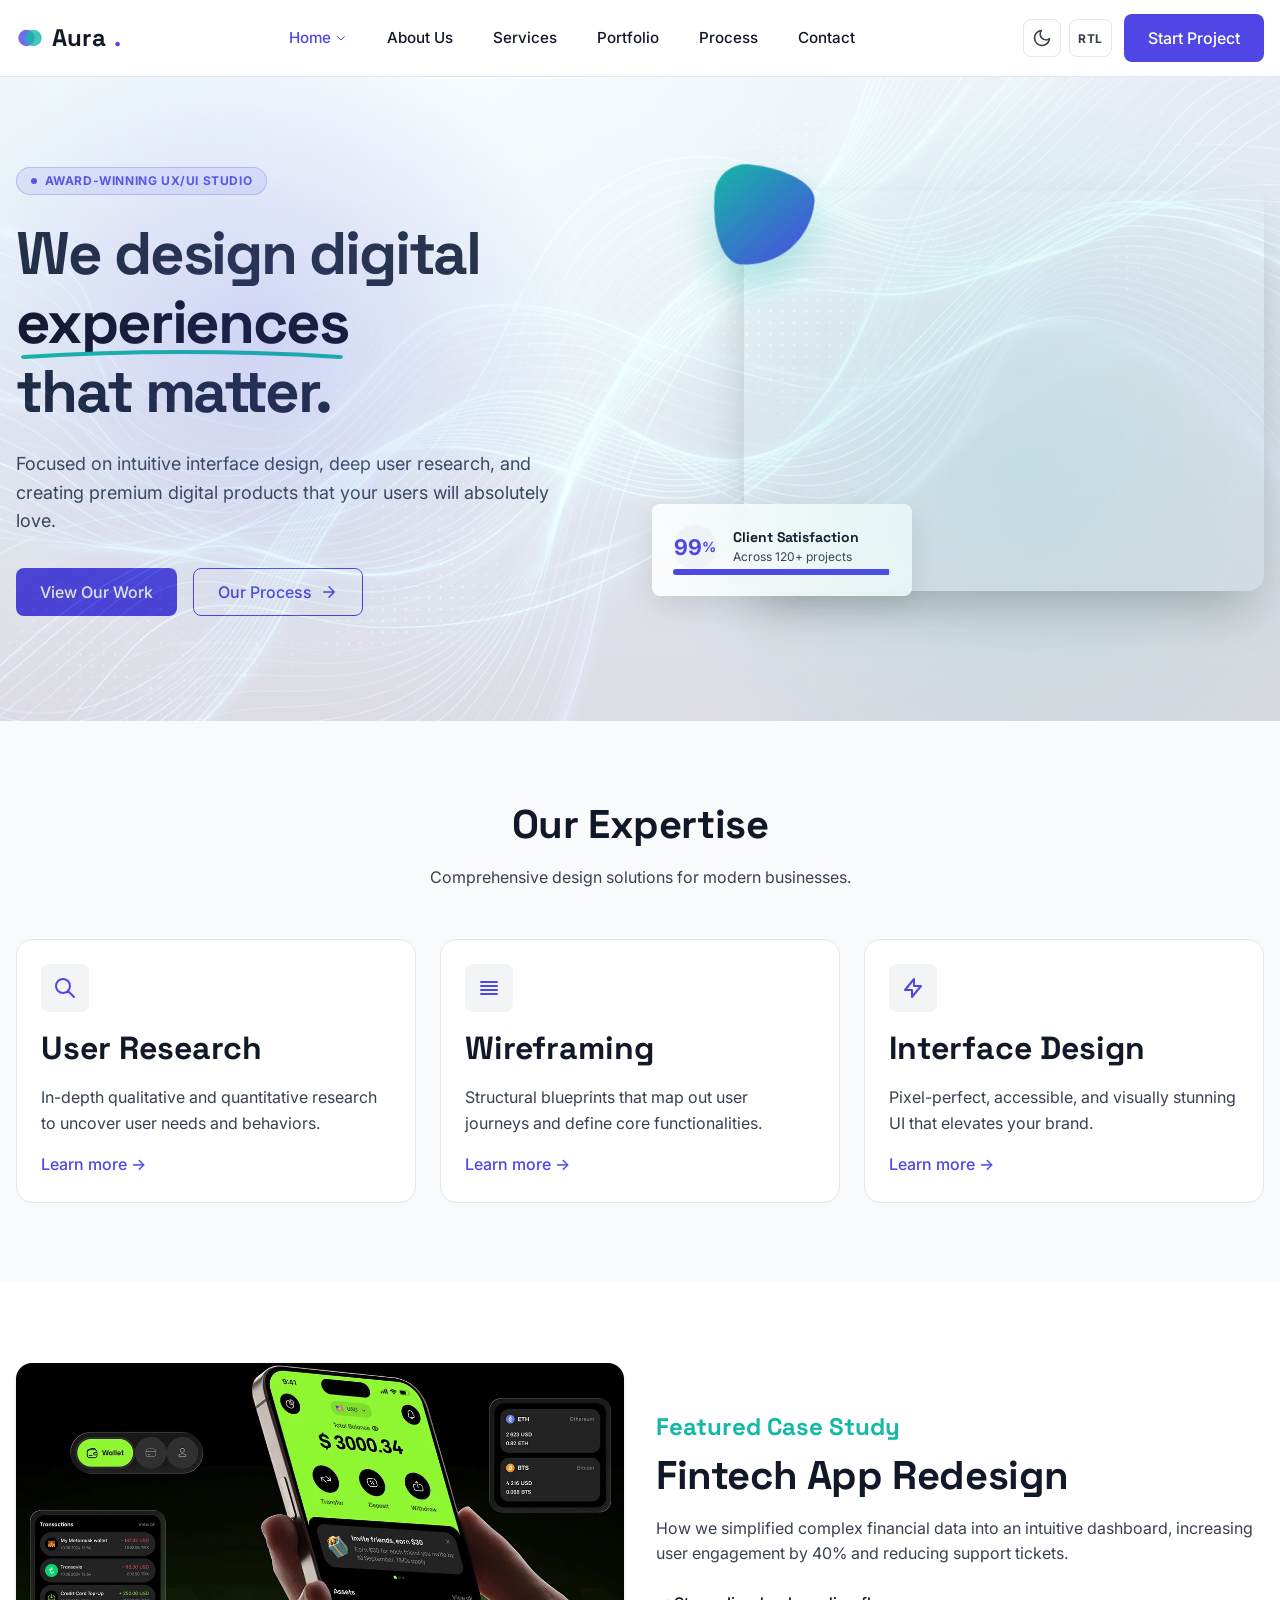
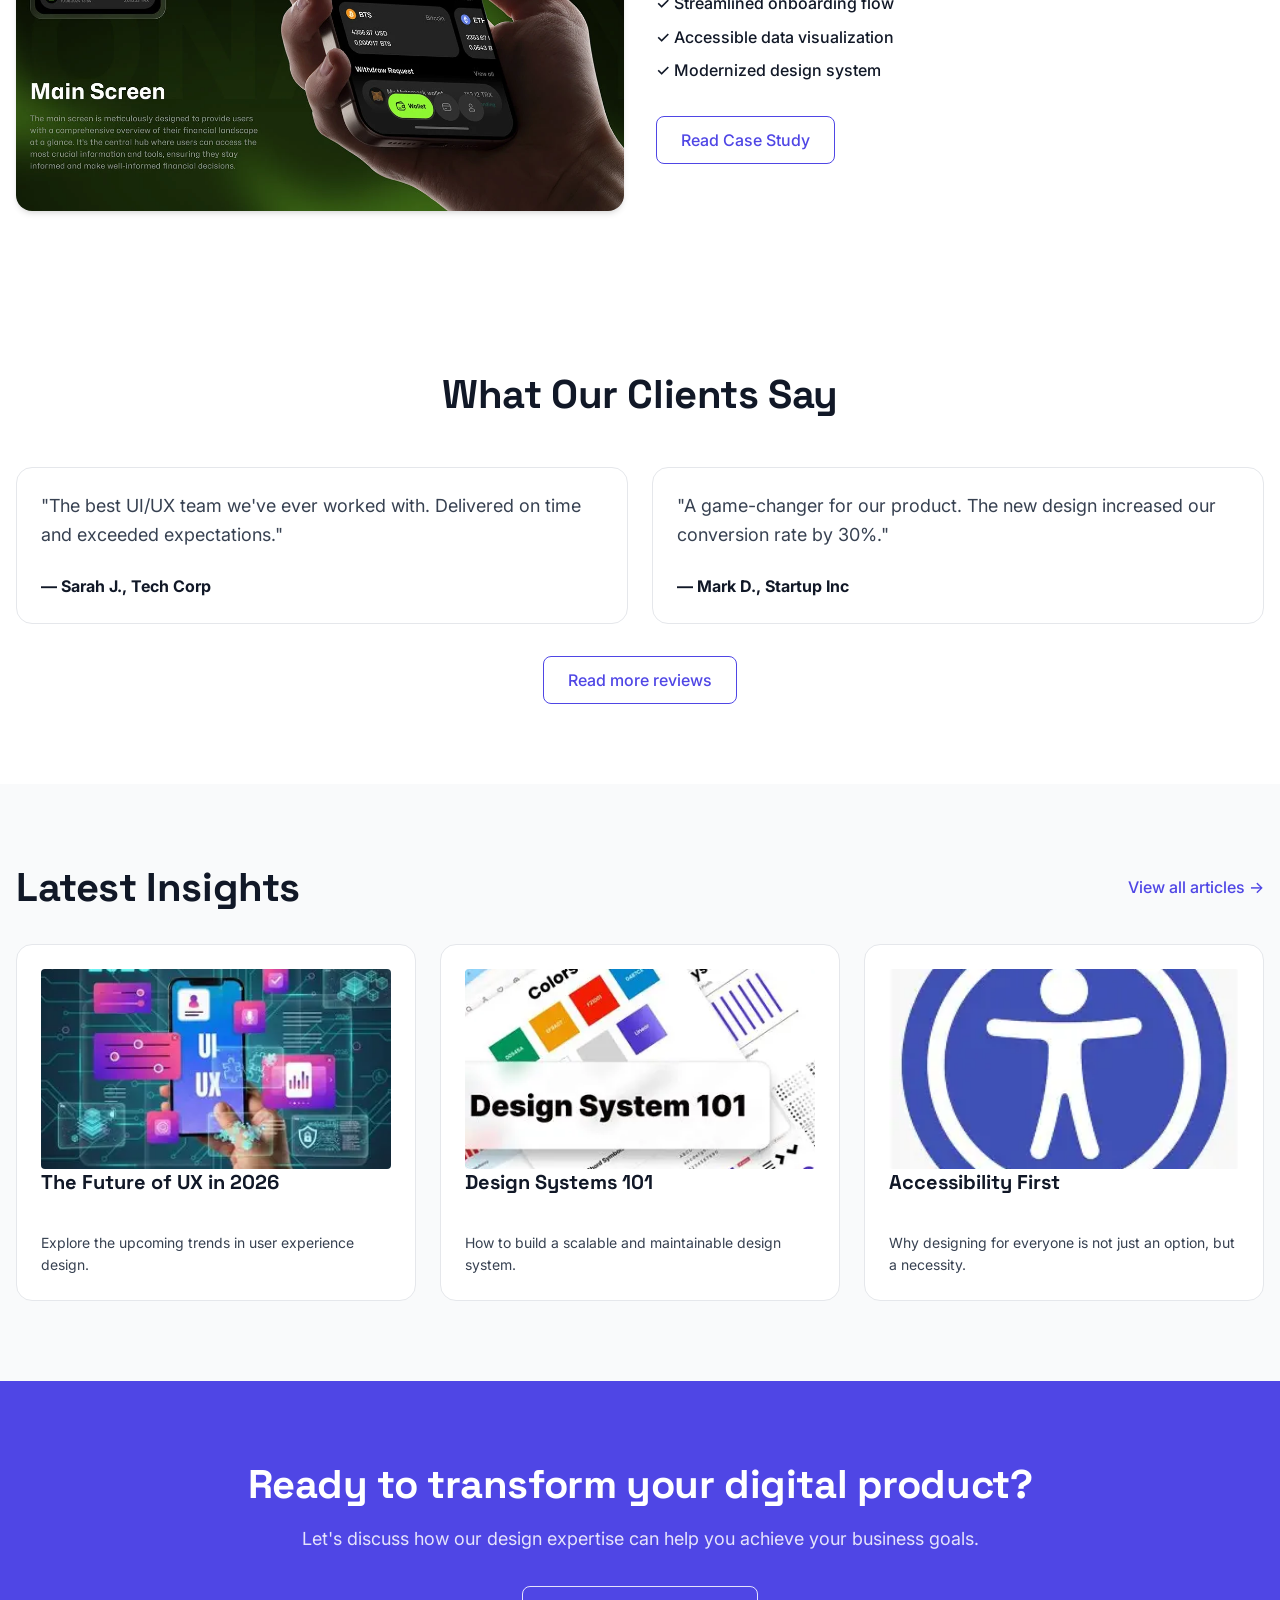
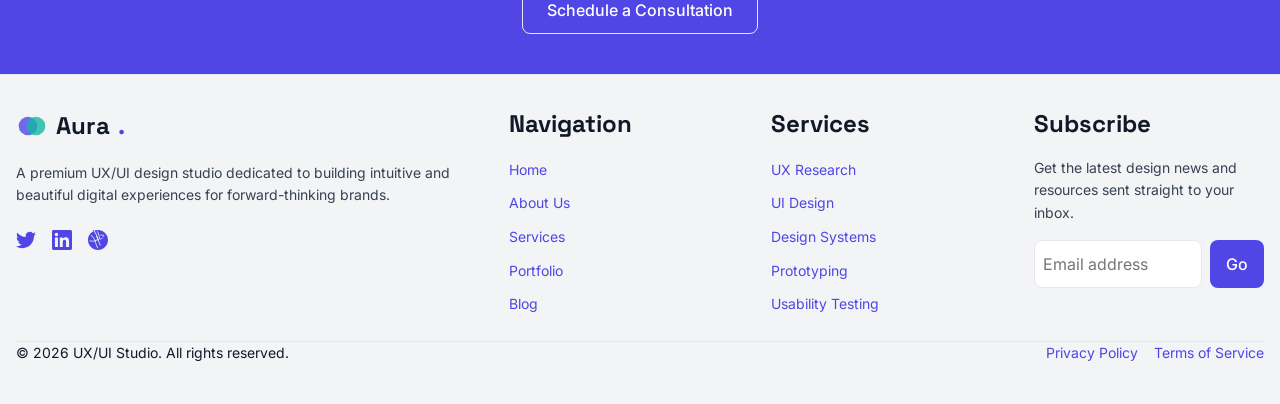
<file: index.html>
<!DOCTYPE html>
<html lang="en">
<head>
    <meta charset="UTF-8">
    <meta http-equiv="refresh" content="0; url=pages/index.html">
    <title>Redirecting...</title>
</head>
<body>
    <p>If you are not redirected automatically, follow this <a href="pages/index.html">link to the homepage</a>.</p>
</body>
</html>
</file>
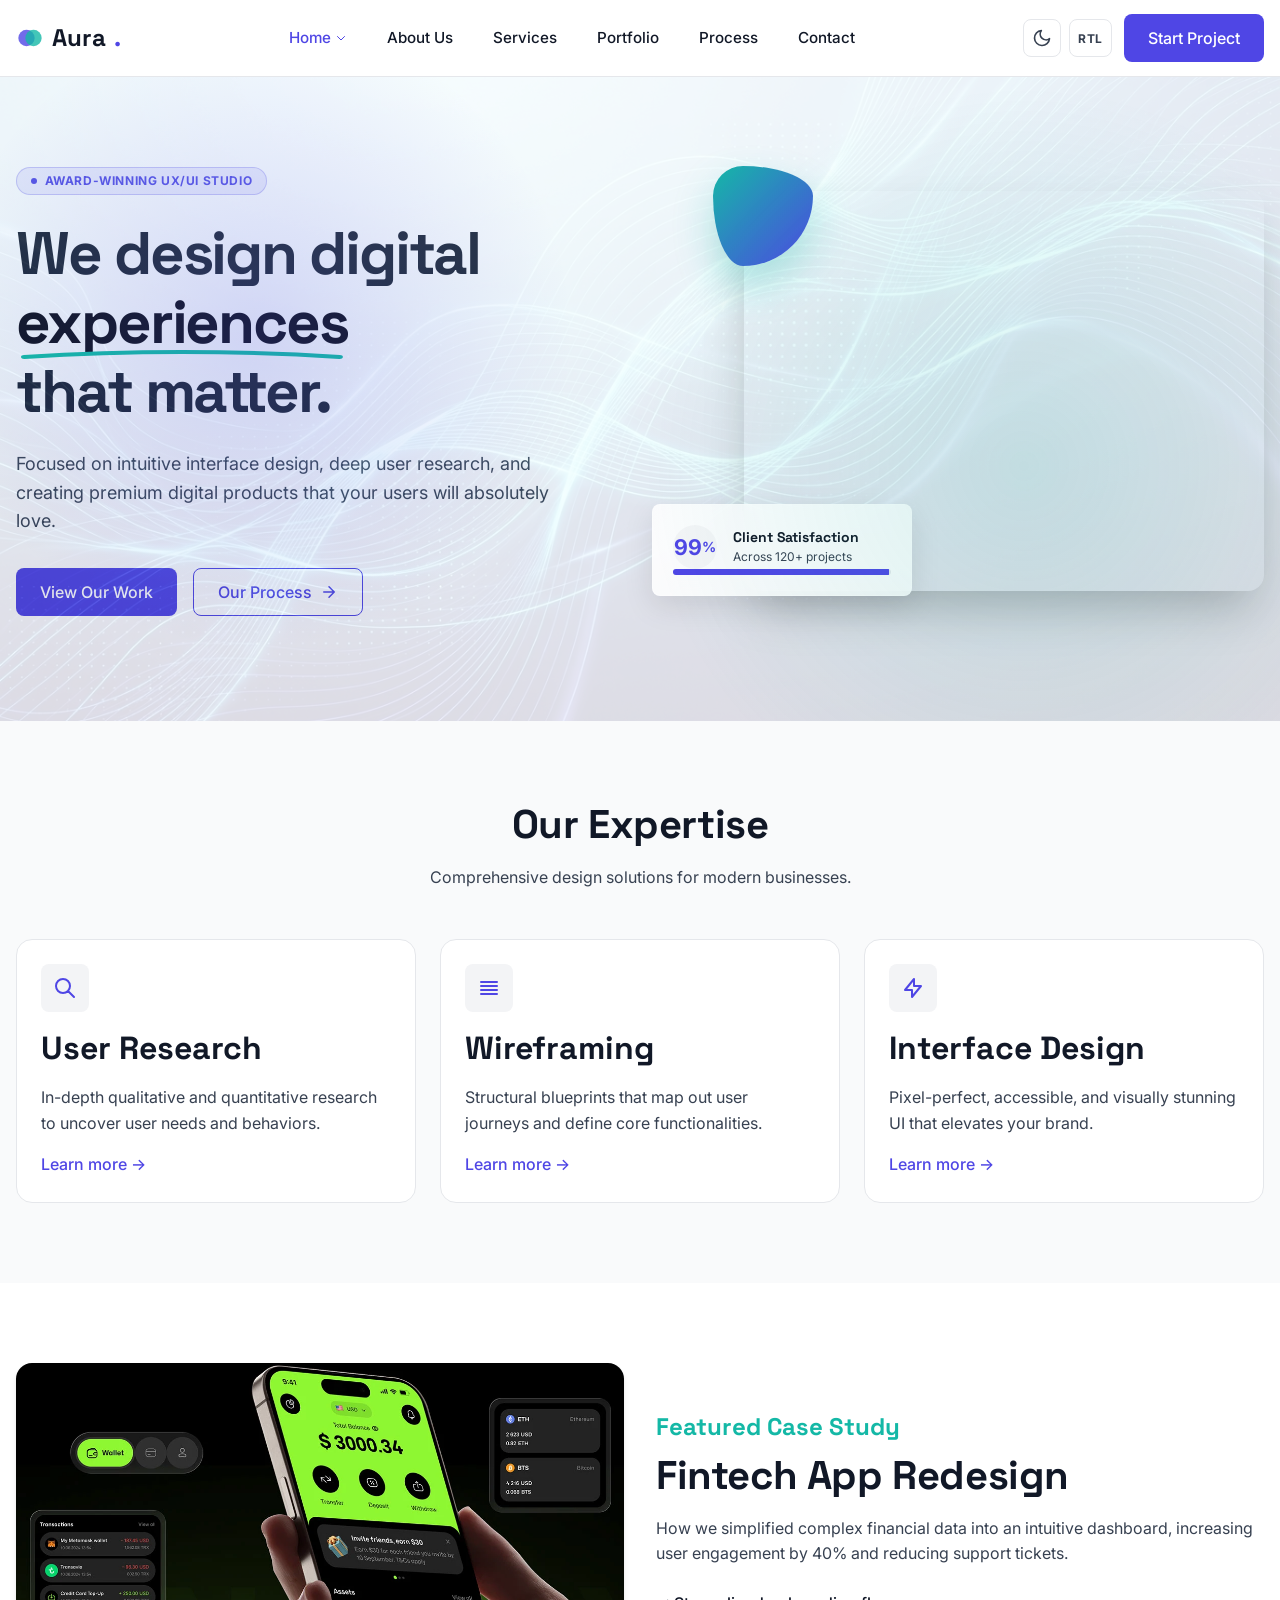
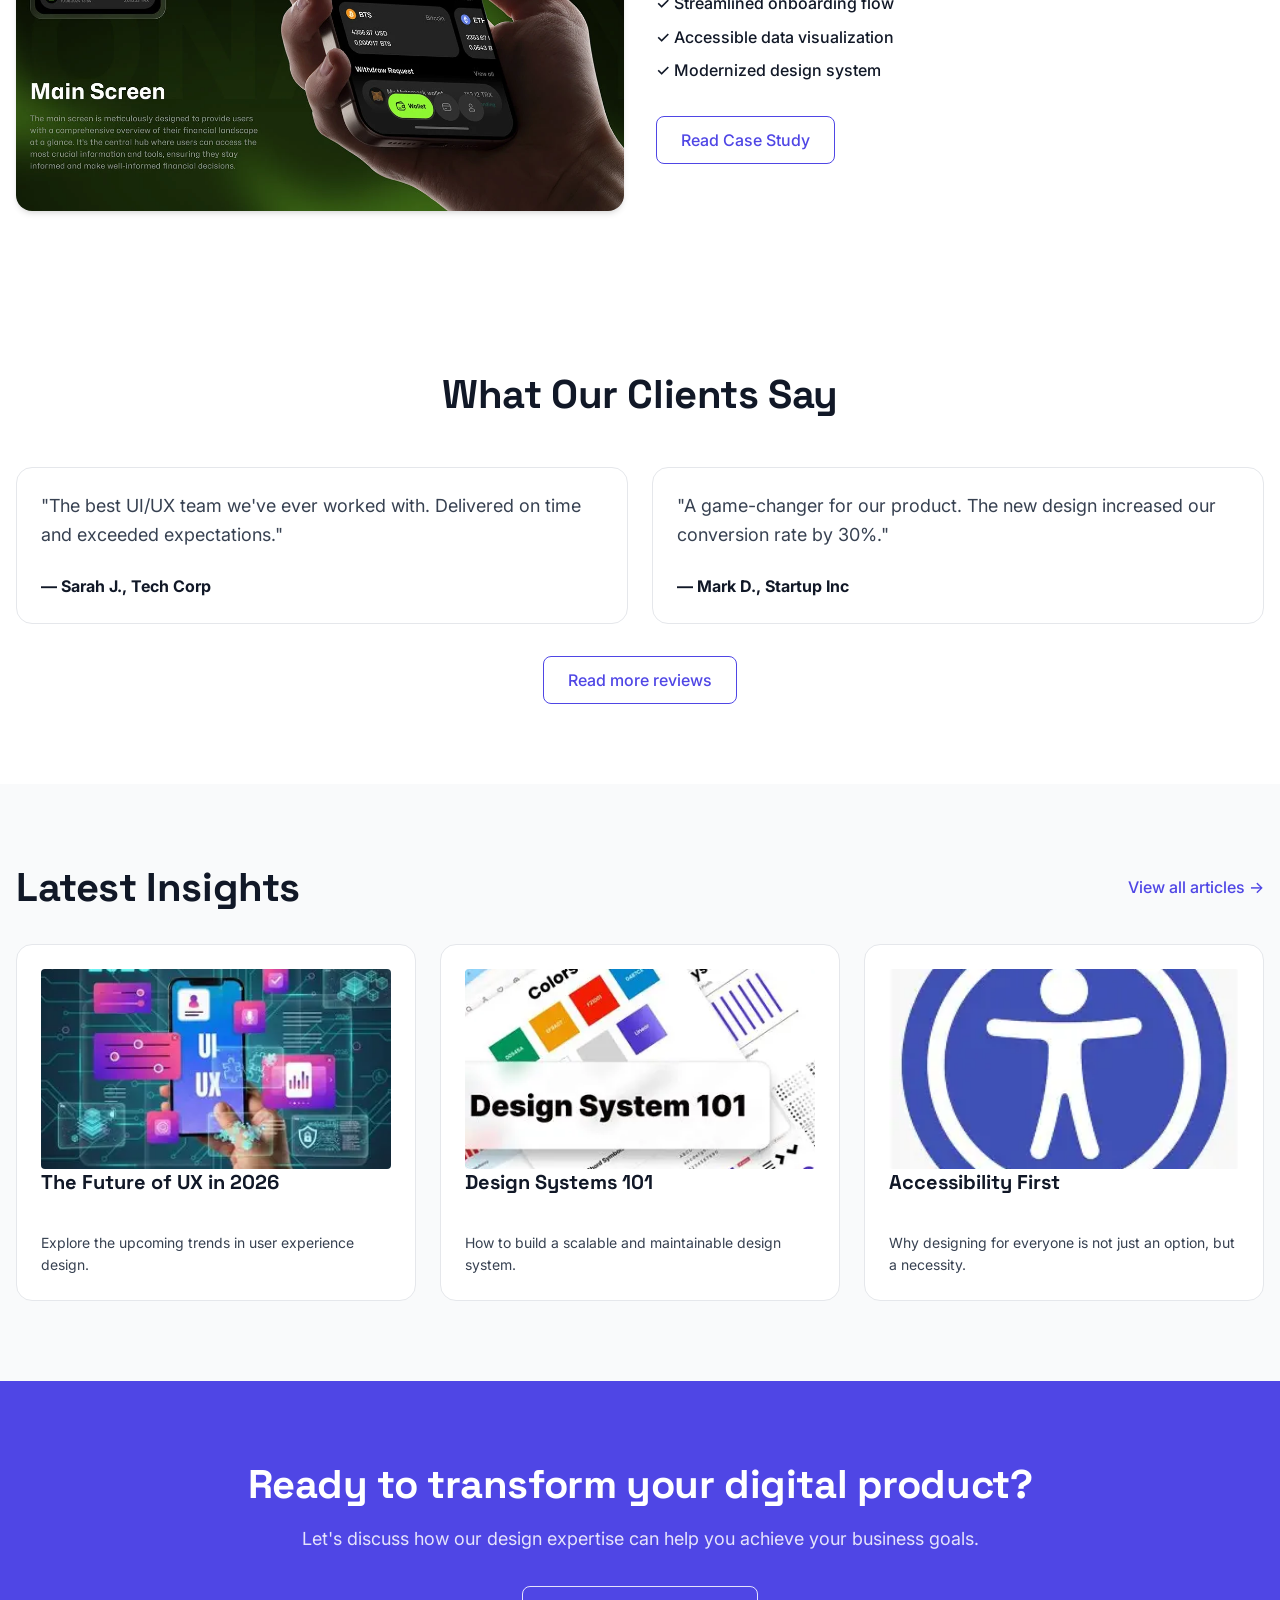
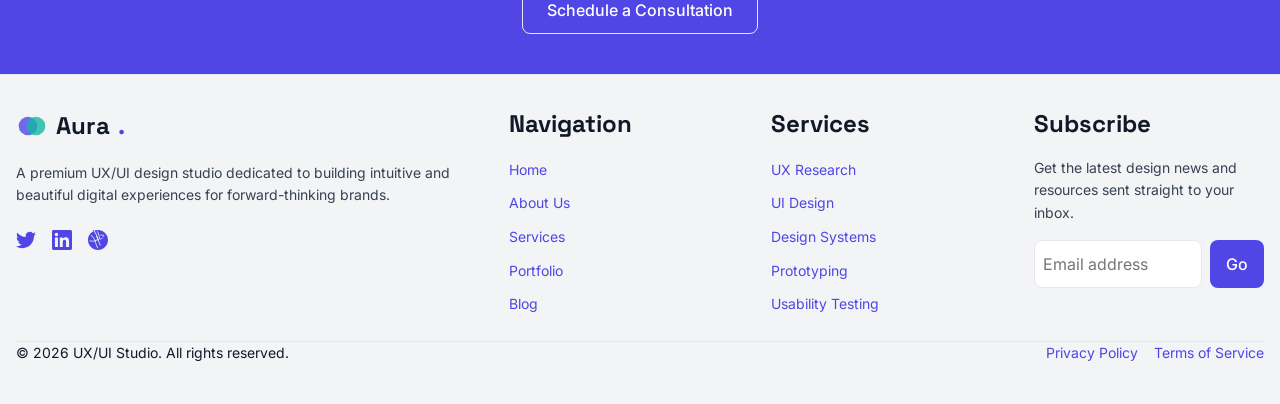
<file: pages/index.html>
<!DOCTYPE html>
<html lang="en">
<head>
    <meta charset="UTF-8">
    <meta name="viewport" content="width=device-width, initial-scale=1.0">
    <title>Aura.</title>
    <meta name="description" content="We are a premium UX/UI design studio specializing in user research, wireframing, and creating beautiful interface designs that drive conversion.">
    
    <!-- CSS -->
    <link rel="stylesheet" href="../assets/css/style.css">
    <link rel="stylesheet" href="../assets/css/components.css">
    <link rel="stylesheet" href="../assets/css/dark-mode.css">
    <link rel="stylesheet" href="../assets/css/rtl.css">
    
    <!-- Google Fonts -->
    <link rel="preconnect" href="https://fonts.googleapis.com">
    <link rel="preconnect" href="https://fonts.gstatic.com" crossorigin>

    <!-- Favicon (Task #1) -->
    <link rel="icon" type="image/svg+xml" href="data:image/svg+xml,<svg xmlns='http://www.w3.org/2000/svg' viewBox='0 0 24 24'><circle cx='9' cy='12' r='7' fill='%234f46e5' fill-opacity='0.8'/><circle cx='15' cy='12' r='7' fill='%2314b8a6' fill-opacity='0.8'/></svg>">

    
    <!-- Dark Mode & Direction Initializer (Prevents FOUC & persists across all pages) -->
    <script>
        (function() {
            try {
                const theme = localStorage.getItem('theme');
                if (theme === 'dark' || (!theme && window.matchMedia('(prefers-color-scheme: dark)').matches)) {
                    document.documentElement.classList.add('dark');
                }
                const direction = localStorage.getItem('direction');
                if (direction === 'rtl') {
                    document.documentElement.dir = 'rtl';
                }
            } catch (e) {
                if (window.matchMedia('(prefers-color-scheme: dark)').matches) {
                    document.documentElement.classList.add('dark');
                }
            }
        })();
    </script>
</head>
<body>

    <!-- Header -->
    <header class="navbar">
        <div class="container flex justify-between items-center">
            <a href="index.html" class="nav-brand">
                <svg width="28" height="28" viewBox="0 0 24 24" fill="none" xmlns="http://www.w3.org/2000/svg">
                    <circle cx="9" cy="12" r="7" fill="var(--primary-color)" fill-opacity="0.8"/>
                    <circle cx="15" cy="12" r="7" fill="var(--accent-color)" fill-opacity="0.8"/>
                </svg>
                Aura<span>.</span>
            </a>
            
            <nav id="navMenu" class="nav-menu">
                <div class="dropdown">
                    <a href="index.html" class="nav-link" style="cursor: pointer; display: inline-flex; align-items: center; gap: 4px;">
                        Home
                        <svg width="12" height="12" fill="none" stroke="currentColor" stroke-width="2" viewBox="0 0 24 24"><path stroke-linecap="round" stroke-linejoin="round" d="M19 9l-7 7-7-7"></path></svg>
                    </a>
                    <div class="dropdown-menu">
                        <a href="index.html" class="dropdown-item">Home V1</a>
                        <a href="index-2.html" class="dropdown-item">Home V2</a>
                    </div>
                </div>
                <a href="about.html" class="nav-link">About Us</a>
                <a href="services.html" class="nav-link">Services</a>
                <a href="portfolio.html" class="nav-link">Portfolio</a>
                <a href="process.html" class="nav-link">Process</a>
                <a href="contact.html" class="nav-link">Contact</a>
            </nav>
            
            <div class="nav-actions">
                <div class="nav-toggles">
                    <button id="darkModeToggle" class="icon-toggle-btn" aria-label="Toggle Theme" title="Toggle Theme">
                        <svg width="20" height="20" fill="none" stroke="currentColor" stroke-width="2" stroke-linecap="round" stroke-linejoin="round" viewBox="0 0 24 24"><path d="M21 12.79A9 9 0 1 1 11.21 3 7 7 0 0 0 21 12.79z"></path></svg>
                    </button>
                    <button id="rtlToggle" class="icon-toggle-btn rtl-toggle-btn" aria-label="Toggle RTL" title="Toggle Direction">RTL</button>
                </div>
                <a href="contact.html" class="btn btn-primary">Start Project</a>
            </div>
        </div>
    </header>

    <!-- Hero Section (Section 1 - Unique Asymmetrical Layout) -->
    <section class="section pt-16 pb-20" style="background-color: var(--bg-primary); overflow: hidden; position: relative;">
        <!-- High-res Abstract Background Image -->
        <div style="position: absolute; inset: 0; background-image: url('../assets/IMAGES/hero-bg-mesh.jpg'); background-size: cover; background-position: center; opacity: 0.15; pointer-events: none; z-index: 0;"></div>
        
        <!-- Background decorative ambient gradients -->
        <div style="position: absolute; top: -10%; left: -5%; width: 50vw; height: 50vw; border-radius: 50%; background: radial-gradient(circle, rgba(79, 70, 229, 0.18) 0%, rgba(255,255,255,0) 70%); z-index: 1; pointer-events: none;"></div>
        <div style="position: absolute; bottom: -20%; right: -10%; width: 60vw; height: 60vw; border-radius: 50%; background: radial-gradient(circle, rgba(20, 184, 166, 0.15) 0%, rgba(255,255,255,0) 70%); z-index: 1; pointer-events: none;"></div>
        
        <div class="container relative grid grid-cols-2 gap-12 items-center" style="z-index: 2;">
            <!-- Left Content -->
            <div class="hero-content">
                <div class="badge-pill mb-6" style="background: rgba(79, 70, 229, 0.1); border: 1px solid rgba(79, 70, 229, 0.25); color: var(--primary-color);">
                    <span style="width: 6px; height: 6px; background-color: var(--primary-color); border-radius: 50%; display: inline-block;"></span>
                    <span>Award-winning UX/UI Studio</span>
                </div>
                <h1 style="font-size: clamp(1.85rem, 5vw, 3.75rem); line-height: 1.15; letter-spacing: -0.035em; margin-bottom: var(--space-6); word-break: break-word;">
                    We design digital <br>
                    <span style="position: relative; display: inline-block;">
                        experiences
                        <svg width="100%" height="20" viewBox="0 0 200 20" style="position: absolute; bottom: -5px; left: 0; fill: none; stroke: var(--accent-color); stroke-width: 4px; stroke-linecap: round;" preserveAspectRatio="none">
                            <path d="M5,15 Q100,5 195,15"></path>
                        </svg>
                    </span><br>
                    that matter.
                </h1>
                <p class="text-lg text-secondary mb-8" style="max-width: 90%; line-height: 1.6;">Focused on intuitive interface design, deep user research, and creating premium digital products that your users will absolutely love.</p>
                <div class="flex gap-4 items-center flex-wrap hero-btn-group">
                    <a href="portfolio.html" class="btn btn-primary" style="padding: var(--space-3) var(--space-6); font-size: 1rem;">View Our Work</a>
                    <a href="process.html" class="btn btn-secondary" style="padding: var(--space-3) var(--space-6); font-size: 1rem; gap: 8px;">
                        <span>Our Process</span>
                        <svg width="18" height="18" fill="none" stroke="currentColor" stroke-width="2" viewBox="0 0 24 24"><path stroke-linecap="round" stroke-linejoin="round" d="M5 12h14M12 5l7 7-7 7"></path></svg>
                    </a>
                </div>
            </div>
            
            <!-- Right Content (Visual Composition) -->
            <div class="hero-visual" style="position: relative; height: 500px; min-height: 380px;">
                <!-- Main Image -->
                <div style="position: absolute; top: 10%; right: 0; width: 85%; height: 80%; border-radius: var(--radius-lg); background-image: url('https://images.unsplash.com/photo-1551288049-bebda4e38f71?auto=format&fit=crop&w=800&q=80'); background-size: cover; background-position: center; box-shadow: 0 25px 50px -12px rgba(0,0,0,0.25);"></div>
                
                <!-- Floating Glass Card 1 -->
                <div class="glass-card" style="position: absolute; bottom: 5%; left: 0; width: 260px; max-width: 85%; border-radius: var(--radius-md); padding: var(--space-5); box-shadow: 0 10px 30px rgba(0,0,0,0.1); transform: translateY(-20px);">
                    <div class="flex items-center gap-4 mb-3">
                        <div style="width: 44px; height: 44px; border-radius: 50%; background: var(--bg-tertiary); display: flex; align-items: center; justify-content: center; color: var(--primary-color); font-weight: bold; font-size: 1.35rem;">99<span class="text-sm">%</span></div>
                        <div>
                            <h4 class="text-sm mb-0">Client Satisfaction</h4>
                            <p class="text-xs text-secondary mb-0">Across 120+ projects</p>
                        </div>
                    </div>
                    <div style="width: 100%; height: 6px; background: var(--border-color); border-radius: 3px; overflow: hidden;">
                        <div style="width: 99%; height: 100%; background: var(--primary-color);"></div>
                    </div>
                </div>

                <!-- Floating Abstract Element -->
                <div style="position: absolute; top: 5%; left: 10%; width: 100px; height: 100px; border-radius: 30% 70% 70% 30% / 30% 30% 70% 70%; background: linear-gradient(135deg, var(--accent-color), var(--primary-color)); box-shadow: 0 20px 40px rgba(20, 184, 166, 0.3); animation: morphBlob 8s ease-in-out infinite;"></div>
            </div>
        </div>
        
        <style>
            @keyframes morphBlob {
                0% { border-radius: 30% 70% 70% 30% / 30% 30% 70% 70%; transform: rotate(0deg); }
                50% { border-radius: 70% 30% 30% 70% / 70% 70% 30% 30%; transform: rotate(180deg) scale(1.1); }
                100% { border-radius: 30% 70% 70% 30% / 30% 30% 70% 70%; transform: rotate(360deg); }
            }
            @media (max-width: 768px) {
                .hero-content { padding-right: 0 !important; }
                .hero-visual { height: 320px !important; margin-top: var(--space-6); }
            }
            @media (max-width: 480px) {
                .hero-visual { height: 280px !important; }
            }
        </style>
    </section>

    <!-- Services Overview Section -->
    <section class="section section-alt">
        <div class="container">
            <div class="text-center mb-12">
                <h2>Our Expertise</h2>
                <p>Comprehensive design solutions for modern businesses.</p>
            </div>
            
            <div class="grid grid-cols-3">
                <div class="card">
                    <div class="card-icon"><svg width="24" height="24" fill="none" stroke="currentColor" stroke-width="2" viewBox="0 0 24 24"><path stroke-linecap="round" stroke-linejoin="round" d="M21 21l-6-6m2-5a7 7 0 11-14 0 7 7 0 0114 0z"></path></svg></div>
                    <h3 class="h5">User Research</h3>
                    <p>In-depth qualitative and quantitative research to uncover user needs and behaviors.</p>
                    <a href="service-details.html" class="text-primary font-medium">Learn more →</a>
                </div>
                <div class="card">
                    <div class="card-icon"><svg width="24" height="24" fill="none" stroke="currentColor" stroke-width="2" viewBox="0 0 24 24"><path stroke-linecap="round" stroke-linejoin="round" d="M4 6h16M4 10h16M4 14h16M4 18h16"></path></svg></div>
                    <h3 class="h5">Wireframing</h3>
                    <p>Structural blueprints that map out user journeys and define core functionalities.</p>
                    <a href="service-details.html" class="text-primary font-medium">Learn more →</a>
                </div>
                <div class="card">
                    <div class="card-icon"><svg width="24" height="24" fill="none" stroke="currentColor" stroke-width="2" viewBox="0 0 24 24"><path stroke-linecap="round" stroke-linejoin="round" d="M13 10V3L4 14h7v7l9-11h-7z"></path></svg></div>
                    <h3 class="h5">Interface Design</h3>
                    <p>Pixel-perfect, accessible, and visually stunning UI that elevates your brand.</p>
                    <a href="service-details.html" class="text-primary font-medium">Learn more →</a>
                </div>
            </div>
        </div>
    </section>

    <!-- Highlighted Case Study -->
    <section class="section">
        <div class="container grid grid-cols-2 items-center gap-8">
            <div style="min-height: 260px; height: clamp(260px, 35vw, 500px); border-radius: var(--radius-lg); background-image: url('../assets/IMAGES/FINTECH%20APP%20REDESIGN.webp'); background-size: cover; background-position: center; box-shadow: var(--shadow-md);"></div>
            <div>
                <h4 class="text-accent mb-2">Featured Case Study</h4>
                <h2 class="mb-4">Fintech App Redesign</h2>
                <p class="mb-6">How we simplified complex financial data into an intuitive dashboard, increasing user engagement by 40% and reducing support tickets.</p>
                <ul class="mb-8 font-medium">
                    <li class="mb-2">✓ Streamlined onboarding flow</li>
                    <li class="mb-2">✓ Accessible data visualization</li>
                    <li class="mb-2">✓ Modernized design system</li>
                </ul>
                <a href="portfolio.html" class="btn btn-secondary">Read Case Study</a>
            </div>
        </div>
    </section>

    <!-- Testimonials (Section 4) -->
    <section class="section">
        <div class="container">
            <h2 class="text-center mb-12">What Our Clients Say</h2>
            <div class="grid grid-cols-2">
                <div class="card bg-tertiary">
                    <p class="text-lg italic mb-6">"The best UI/UX team we've ever worked with. Delivered on time and exceeded expectations."</p>
                    <div class="font-bold">— Sarah J., Tech Corp</div>
                </div>
                <div class="card bg-tertiary">
                    <p class="text-lg italic mb-6">"A game-changer for our product. The new design increased our conversion rate by 30%."</p>
                    <div class="font-bold">— Mark D., Startup Inc</div>
                </div>
            </div>
            <!-- Task #22: Single centered CTA -->
            <div class="text-center mt-8">
                <a href="portfolio.html" class="btn btn-secondary">Read more reviews</a>
            </div>
        </div>
    </section>

    <!-- Latest Insights (Section 5) -->
    <section class="section section-alt">
        <div class="container">
            <div class="flex justify-between items-center mb-8">
                <h2 class="mb-0">Latest Insights</h2>
                <a href="blog.html" class="text-primary font-medium">View all articles →</a>
            </div>
            <div class="grid grid-cols-3">
                <div class="card overflow-hidden insight-card">
                    <div class="mb-4" style="height: 200px; border-radius: var(--radius-sm); background-image: url('../assets/IMAGES/The%20Future%20of%20UX%20in%202026.webp'); background-size: cover; background-position: center; margin: -var(--space-6) -var(--space-6) var(--space-4) -var(--space-6);"></div>
                    <h3 class="insight-card-title">The Future of UX in 2026</h3>
                    <p class="insight-card-text">Explore the upcoming trends in user experience design.</p>
                </div>
                <div class="card overflow-hidden insight-card">
                    <div class="mb-4" style="height: 200px; border-radius: var(--radius-sm); background-image: url('../assets/IMAGES/Design%20Systems%20101.webp'); background-size: cover; background-position: center; margin: -var(--space-6) -var(--space-6) var(--space-4) -var(--space-6);"></div>
                    <h3 class="insight-card-title">Design Systems 101</h3>
                    <p class="insight-card-text">How to build a scalable and maintainable design system.</p>
                </div>
                <div class="card overflow-hidden insight-card">
                    <div class="mb-4" style="height: 200px; border-radius: var(--radius-sm); background-image: url('../assets/IMAGES/Accessibility%20First.webp'); background-size: cover; background-position: center; margin: -var(--space-6) -var(--space-6) var(--space-4) -var(--space-6);"></div>
                    <h3 class="insight-card-title">Accessibility First</h3>
                    <p class="insight-card-text">Why designing for everyone is not just an option, but a necessity.</p>
                </div>
            </div>
        </div>
    </section>

    <!-- CTA Section (Section 6) -->
    <section class="section text-center cta-section" style="background-color: var(--primary-color); color: white; padding-bottom: var(--space-12);">
        <div class="container">
            <h2 class="mb-4" style="color: white;">Ready to transform your digital product?</h2>
            <p class="mb-8 text-lg" style="color: rgba(255,255,255,0.85);">Let's discuss how our design expertise can help you achieve your business goals.</p>
            <a href="contact.html" class="btn btn-outline-white">Schedule a Consultation</a>
        </div>
    </section>

    <!-- Footer -->
    <footer class="footer" style="background-color: var(--bg-tertiary); margin-top: 0; border-top: 1px solid var(--border-color);">
        <div class="container">
            <div class="footer-grid gap-8 mb-8">
                <!-- Column 1: Brand & Info -->
                <div style="grid-column: span 1;">
                    <a href="index.html" class="nav-brand mb-4" style="font-size: 1.5rem; display: flex; align-items: center; gap: 8px; text-decoration: none;">
                        <svg width="32" height="32" viewBox="0 0 24 24" fill="none" xmlns="http://www.w3.org/2000/svg">
                            <circle cx="9" cy="12" r="7" fill="var(--primary-color)" fill-opacity="0.8"/>
                            <circle cx="15" cy="12" r="7" fill="var(--accent-color)" fill-opacity="0.8"/>
                        </svg>
                        Aura<span>.</span>
                    </a>
                    <p class="text-sm text-secondary mb-6">A premium UX/UI design studio dedicated to building intuitive and beautiful digital experiences for forward-thinking brands.</p>
                    <div class="flex gap-4">
                        <a href="#" class="text-secondary" aria-label="Twitter"><svg width="20" height="20" fill="currentColor" viewBox="0 0 24 24"><path d="M23.953 4.57a10 10 0 01-2.825.775 4.958 4.958 0 002.163-2.723c-.951.555-2.005.959-3.127 1.184a4.92 4.92 0 00-8.384 4.482C7.69 8.095 4.067 6.13 1.64 3.162a4.822 4.822 0 00-.666 2.475c0 1.71.87 3.213 2.188 4.096a4.904 4.904 0 01-2.228-.616v.06a4.923 4.923 0 003.946 4.827 4.996 4.996 0 01-2.212.085 4.936 4.936 0 004.604 3.417 9.867 9.867 0 01-6.102 2.105c-.39 0-.779-.023-1.17-.067a13.995 13.995 0 007.557 2.209c9.053 0 13.998-7.496 13.998-13.985 0-.21 0-.42-.015-.63A9.935 9.935 0 0024 4.59z"/></svg></a>
                        <a href="#" class="text-secondary" aria-label="LinkedIn"><svg width="20" height="20" fill="currentColor" viewBox="0 0 24 24"><path d="M20.447 20.452h-3.554v-5.569c0-1.328-.027-3.037-1.852-3.037-1.853 0-2.136 1.445-2.136 2.939v5.667H9.351V9h3.414v1.561h.046c.477-.9 1.637-1.85 3.37-1.85 3.601 0 4.267 2.37 4.267 5.455v6.286zM5.337 7.433c-1.144 0-2.063-.926-2.063-2.065 0-1.138.92-2.063 2.063-2.063 1.14 0 2.064.925 2.064 2.063 0 1.139-.925 2.065-2.064 2.065zm1.782 13.019H3.555V9h3.564v11.452zM22.225 0H1.771C.792 0 0 .774 0 1.729v20.542C0 23.227.792 24 1.771 24h20.451C23.2 24 24 23.227 24 22.271V1.729C24 .774 23.2 0 22.222 0h.003z"/></svg></a>
                        <a href="#" class="text-secondary" aria-label="Dribbble"><svg width="20" height="20" fill="currentColor" viewBox="0 0 24 24"><path d="M12 24C5.385 24 0 18.615 0 12S5.385 0 12 0s12 5.385 12 12-5.385 12-12 12zm8.793-12.012c-.08-.137-2.31-3.921-6.84-4.522.062-.162.118-.328.172-.497 2.384-.528 4.708.01 4.887.056.241.062.464-.108.528-.35.064-.241-.106-.464-.348-.528-.278-.073-2.85-.694-5.49.034-.515-1.503-1.168-3.08-1.874-4.502-.117-.234-.403-.314-.62-.178-.22.138-.3.424-.183.66 2.457 4.966 2.464 9.176 2.464 9.255v.02c0 .248.203.45.45.45.247 0 .45-.202.45-.45v-.01c-.004-.378-.063-2.617-.92-5.508 4.09.435 6.096 3.865 6.136 3.935.127.215.405.286.62.16.216-.128.288-.407.16-.623zM9.535 7.185c.678 1.34 1.287 2.805 1.776 4.2-.876.246-1.84.444-2.885.576C7.03 8.35 4.316 6.32 4.14 6.186c-.198-.152-.486-.114-.638.083-.153.2-.116.488.083.64.06.044 2.864 2.152 4.414 5.96-2.583.18-5.57-.142-5.696-.157-.246-.03-.473.146-.504.39-.03.246.146.473.392.503.238.028 3.428.373 6.195.122.378 1.83 1.05 4.673 2.925 8.012.122.218.4.296.618.174.22-.12.298-.398.176-.617C9.9 17.39 9.39 14.532 9.1 12.833c1.077-.128 2.062-.317 2.956-.56.91 3.233 2.122 6.02 2.17 6.13.1.226.368.328.594.228.226-.1.328-.368.228-.594-.025-.054-1.225-2.83-2.127-6.046 3.99-.443 6.015-3.69 6.05-3.743.14-.207.086-.487-.12-.628-.206-.14-.486-.085-.626.12-.008.01-1.782 2.846-5.462 3.32-.47-1.32-.98-2.67-1.54-3.98-3.085-7.152-7.25-9.98-7.31-10.02-.206-.142-.486-.09-.628.118-.142.206-.09.486.118.628.024.018 3.93 2.682 6.83 9.387z"/></svg></a>
                    </div>
                </div>
                
                <!-- Column 2: Navigation -->
                <div>
                    <h4 class="h5 mb-4">Navigation</h4>
                    <ul class="list-unstyled flex flex-col gap-2" style="list-style: none; padding-left: 0;">
                        <li><a href="index.html" class="text-secondary text-sm" style="text-decoration: none;">Home</a></li>
                        <li><a href="about.html" class="text-secondary text-sm" style="text-decoration: none;">About Us</a></li>
                        <li><a href="services.html" class="text-secondary text-sm" style="text-decoration: none;">Services</a></li>
                        <li><a href="portfolio.html" class="text-secondary text-sm" style="text-decoration: none;">Portfolio</a></li>
                        <li><a href="blog.html" class="text-secondary text-sm" style="text-decoration: none;">Blog</a></li>
                    </ul>
                </div>
                
                <!-- Column 3: Services -->
                <div>
                    <h4 class="h5 mb-4">Services</h4>
                    <ul class="list-unstyled flex flex-col gap-2" style="list-style: none; padding-left: 0;">
                        <li><a href="service-details.html" class="text-secondary text-sm" style="text-decoration: none;">UX Research</a></li>
                        <li><a href="service-details.html" class="text-secondary text-sm" style="text-decoration: none;">UI Design</a></li>
                        <li><a href="service-details.html" class="text-secondary text-sm" style="text-decoration: none;">Design Systems</a></li>
                        <li><a href="service-details.html" class="text-secondary text-sm" style="text-decoration: none;">Prototyping</a></li>
                        <li><a href="service-details.html" class="text-secondary text-sm" style="text-decoration: none;">Usability Testing</a></li>
                    </ul>
                </div>

                <!-- Column 4: Newsletter -->
                <div>
                    <h4 class="h5 mb-4">Subscribe</h4>
                    <p class="text-sm text-secondary mb-4">Get the latest design news and resources sent straight to your inbox.</p>
                    <form class="flex gap-2">
                        <input type="email" class="form-control text-sm" placeholder="Email address" style="padding: 0.5rem; flex-grow: 1;">
                        <button type="submit" class="btn btn-primary" style="padding: 0.5rem 1rem;">Go</button>
                    </form>
                </div>
            </div>
            
            <!-- Bottom Bar -->
            <div class="flex justify-between items-center pt-6 footer-bottom-bar" style="border-top: 1px solid var(--border-color);">
                <div class="text-sm text-secondary">
                    &copy; 2026 UX/UI Studio. All rights reserved.
                </div>
                <div class="flex gap-4">
                    <a href="#" class="text-sm text-secondary" style="text-decoration: none;">Privacy Policy</a>
                    <a href="#" class="text-sm text-secondary" style="text-decoration: none;">Terms of Service</a>
                </div>
            </div>
        </div>
    </footer>

    <!-- Scripts -->
    <script src="../assets/js/main.js?v=1789358417566"></script>
</body>
</html>
</file>
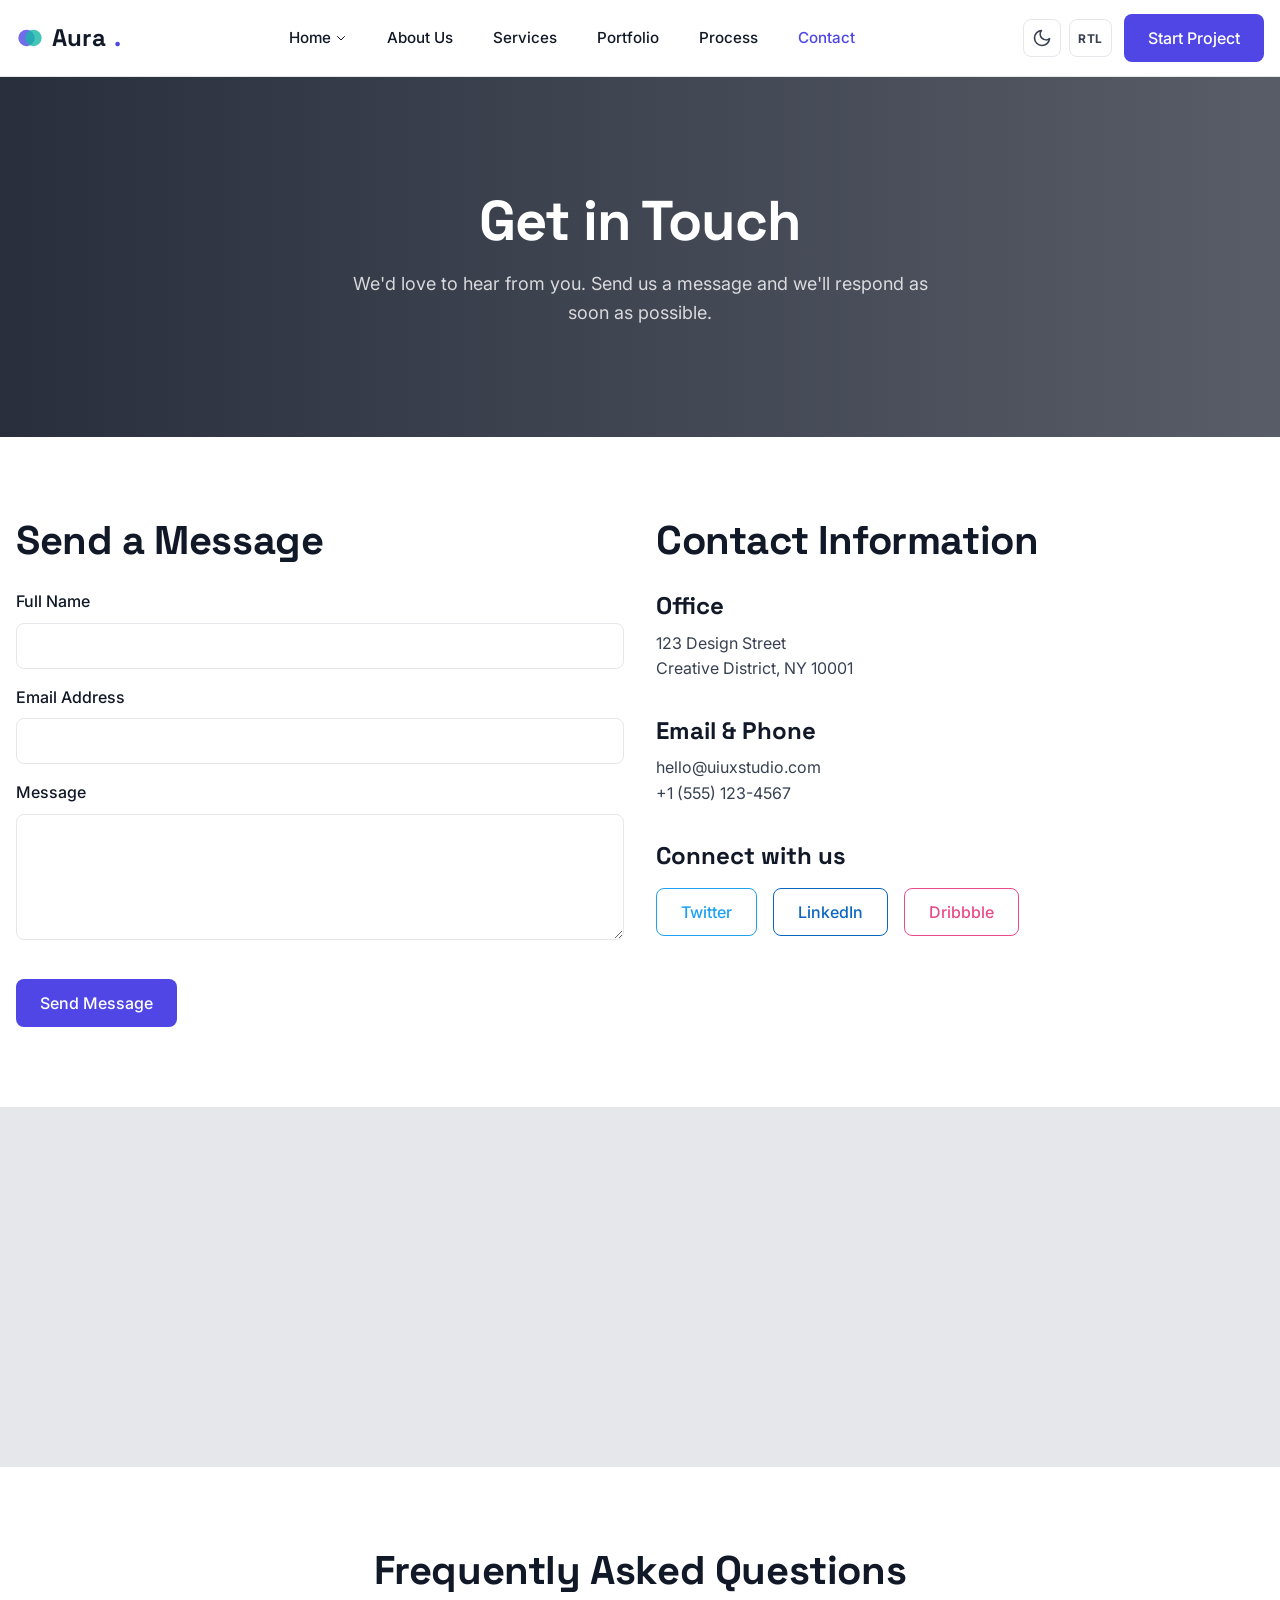
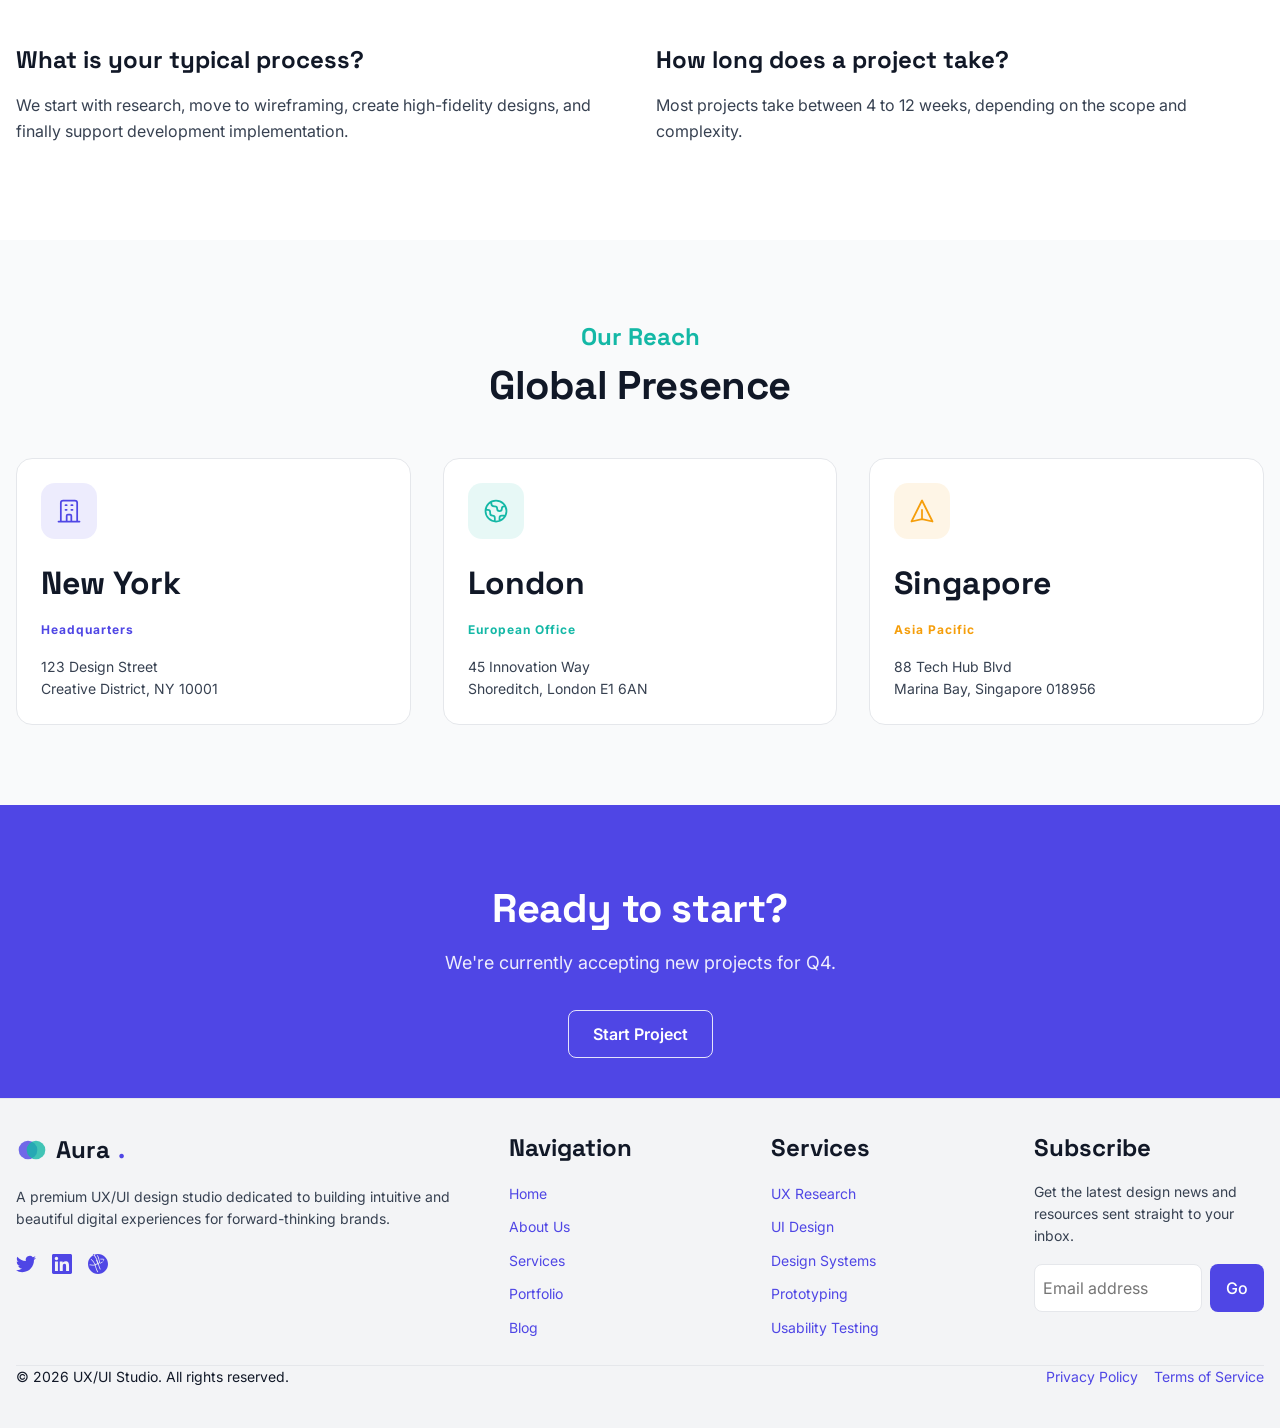
<file: pages/contact.html>
<!DOCTYPE html>
<html lang="en">
<head>
    <meta charset="UTF-8">
    <meta name="viewport" content="width=device-width, initial-scale=1.0">
    <title>Aura.</title>
    <link rel="stylesheet" href="../assets/css/style.css">
    <link rel="stylesheet" href="../assets/css/components.css">
    <link rel="stylesheet" href="../assets/css/dark-mode.css">
    <link rel="stylesheet" href="../assets/css/rtl.css">
    <link rel="icon" type="image/svg+xml" href="data:image/svg+xml,<svg xmlns='http://www.w3.org/2000/svg' viewBox='0 0 24 24'><circle cx='9' cy='12' r='7' fill='%234f46e5' fill-opacity='0.8'/><circle cx='15' cy='12' r='7' fill='%2314b8a6' fill-opacity='0.8'/></svg>">

    
    <!-- Dark Mode & Direction Initializer (Prevents FOUC & persists across all pages) -->
    <script>
        (function() {
            try {
                const theme = localStorage.getItem('theme');
                if (theme === 'dark' || (!theme && window.matchMedia('(prefers-color-scheme: dark)').matches)) {
                    document.documentElement.classList.add('dark');
                }
                const direction = localStorage.getItem('direction');
                if (direction === 'rtl') {
                    document.documentElement.dir = 'rtl';
                }
            } catch (e) {
                if (window.matchMedia('(prefers-color-scheme: dark)').matches) {
                    document.documentElement.classList.add('dark');
                }
            }
        })();
    </script>
</head>
<body>
    <!-- Header -->
    <header class="navbar">
        <div class="container flex justify-between items-center">
            <a href="index.html" class="nav-brand">
                <svg width="28" height="28" viewBox="0 0 24 24" fill="none" xmlns="http://www.w3.org/2000/svg">
                    <circle cx="9" cy="12" r="7" fill="var(--primary-color)" fill-opacity="0.8"/>
                    <circle cx="15" cy="12" r="7" fill="var(--accent-color)" fill-opacity="0.8"/>
                </svg>
                Aura<span>.</span>
            </a>
            
            <nav id="navMenu" class="nav-menu">
                <div class="dropdown">
                    <a href="index.html" class="nav-link" style="cursor: pointer; display: inline-flex; align-items: center; gap: 4px;">
                        Home
                        <svg width="12" height="12" fill="none" stroke="currentColor" stroke-width="2" viewBox="0 0 24 24"><path stroke-linecap="round" stroke-linejoin="round" d="M19 9l-7 7-7-7"></path></svg>
                    </a>
                    <div class="dropdown-menu">
                        <a href="index.html" class="dropdown-item">Home V1</a>
                        <a href="index-2.html" class="dropdown-item">Home V2</a>
                    </div>
                </div>
                <a href="about.html" class="nav-link">About Us</a>
                <a href="services.html" class="nav-link">Services</a>
                <a href="portfolio.html" class="nav-link">Portfolio</a>
                <a href="process.html" class="nav-link">Process</a>
                <a href="contact.html" class="nav-link">Contact</a>
            </nav>
            
            <div class="nav-actions">
                <div class="nav-toggles">
                    <button id="darkModeToggle" class="icon-toggle-btn" aria-label="Toggle Theme" title="Toggle Theme">
                        <svg width="20" height="20" fill="none" stroke="currentColor" stroke-width="2" stroke-linecap="round" stroke-linejoin="round" viewBox="0 0 24 24"><path d="M21 12.79A9 9 0 1 1 11.21 3 7 7 0 0 0 21 12.79z"></path></svg>
                    </button>
                    <button id="rtlToggle" class="icon-toggle-btn rtl-toggle-btn" aria-label="Toggle RTL" title="Toggle Direction">RTL</button>
                </div>
                <a href="contact.html" class="btn btn-primary">Start Project</a>
            </div>
        </div>
    </header>

    <!-- Section 1: Hero -->
    <section class="section text-center" style="background-image: url('https://images.unsplash.com/photo-1516321318423-f06f85e504b3?auto=format&fit=crop&w=1920&q=80'); background-size: cover; background-position: center; background-attachment: fixed; min-height: 40vh; display: flex; align-items: center; justify-content: center; position: relative;">
        <!-- Sleek dark overlay for contrast -->
        <div style="position: absolute; inset: 0; background: linear-gradient(to right, rgba(17, 24, 39, 0.9), rgba(17, 24, 39, 0.7)); z-index: 1;"></div>
        <div class="container relative" style="z-index: 2; display: flex; flex-direction: column; align-items: center; justify-content: center; text-align: center; width: 100%;">
            <h1 class="mb-4" style="color: white;">Get in Touch</h1>
            <p class="text-lg mb-0" style="color: rgba(255,255,255,0.8); max-width: 600px; margin-left: auto; margin-right: auto;">We'd love to hear from you. Send us a message and we'll respond as soon as possible.</p>
        </div>
    </section>

    <!-- Section 2: Contact Form & Info -->
    <section class="section">
        <div class="container grid grid-cols-2 gap-8">
            <div>
                <h2 class="mb-6">Send a Message</h2>
                <form class="needs-validation" novalidate>
                    <div class="form-group">
                        <label class="form-label">Full Name</label>
                        <input type="text" class="form-control" required>
                    </div>
                    <div class="form-group">
                        <label class="form-label">Email Address</label>
                        <input type="email" class="form-control" required>
                    </div>
                    <div class="form-group">
                        <label class="form-label">Message</label>
                        <textarea class="form-control" rows="5" required></textarea>
                    </div>
                    <button type="submit" class="btn btn-primary mt-4 contact-submit-btn">Send Message</button>
                </form>
            </div>
            <div>
                <h2 class="mb-6">Contact Information</h2>
                <div class="mb-8">
                    <h4 class="h5 mb-2">Office</h4>
                    <p>123 Design Street<br>Creative District, NY 10001</p>
                </div>
                <div class="mb-8">
                    <h4 class="h5 mb-2">Email & Phone</h4>
                    <p>hello@uiuxstudio.com<br>+1 (555) 123-4567</p>
                </div>
                <div>
                    <h4 class="h5 mb-4">Connect with us</h4>
                    <!-- Task #14: Branded social login/connect buttons on contact page -->
                    <div class="flex gap-4 flex-wrap contact-social-grid">
                        <a href="#" class="btn btn-secondary" style="border-color: #1DA1F2; color: #1DA1F2;" onmouseover="this.style.backgroundColor='#1DA1F2'; this.style.color='#ffffff';" onmouseout="this.style.backgroundColor='transparent'; this.style.color='#1DA1F2';">Twitter</a>
                        <a href="#" class="btn btn-secondary" style="border-color: #0A66C2; color: #0A66C2;" onmouseover="this.style.backgroundColor='#0A66C2'; this.style.color='#ffffff';" onmouseout="this.style.backgroundColor='transparent'; this.style.color='#0A66C2';">LinkedIn</a>
                        <a href="#" class="btn btn-secondary" style="border-color: #EA4C89; color: #EA4C89;" onmouseover="this.style.backgroundColor='#EA4C89'; this.style.color='#ffffff';" onmouseout="this.style.backgroundColor='transparent'; this.style.color='#EA4C89';">Dribbble</a>
                    </div>
                </div>
            </div>
        </div>
    </section>

    <!-- Section 3: Map -->
    <section class="section section-alt pb-0 pt-0">
        <div style="width: 100%; height: clamp(260px, 40vh, 450px); background-color: var(--border-color); display: flex; align-items: center; justify-content: center; color: var(--text-secondary); overflow: hidden;">
            <iframe src="https://www.google.com/maps/embed?pb=!1m18!1m12!1m3!1d3022.617351659132!2d-74.00164808459424!3d40.74844444332924!2m3!1f0!2f0!3f0!3m2!1i1024!2i768!4f13.1!3m3!1m2!1s0x89c259bb64dc9cd7%3A0xc6c764e427ed3199!2sChelsea%2C%20New%20York%2C%20NY!5e0!3m2!1sen!2sus!4v1655385614353!5m2!1sen!2sus" width="100%" height="100%" style="border:0; filter: grayscale(100%) contrast(1.1);" allowfullscreen="" loading="lazy" referrerpolicy="no-referrer-when-downgrade"></iframe>
        </div>
    </section>

    <!-- Section 4: FAQ -->
    <section class="section">
        <div class="container">
            <h2 class="text-center mb-12">Frequently Asked Questions</h2>
            <div class="grid grid-cols-2 gap-8">
                <div>
                    <h4 class="h5">What is your typical process?</h4>
                    <p>We start with research, move to wireframing, create high-fidelity designs, and finally support development implementation.</p>
                </div>
                <div>
                    <h4 class="h5">How long does a project take?</h4>
                    <p>Most projects take between 4 to 12 weeks, depending on the scope and complexity.</p>
                </div>
            </div>
        </div>
    </section>

    <!-- Section 5: Locations -->
    <section class="section section-alt">
        <div class="container text-center max-w-5xl mx-auto">
            <h4 class="text-accent mb-2">Our Reach</h4>
            <h2 class="mb-12">Global Presence</h2>
            <div class="grid grid-cols-3 gap-8">
                <!-- New York -->
                <div class="card p-8 contact-card-pad shadow-sm transition hover:-translate-y-2 duration-300 text-left" style="border: 1px solid var(--border-color); background: var(--bg-primary);">
                    <div style="width: 56px; height: 56px; background: rgba(79, 70, 229, 0.1); color: var(--primary-color); border-radius: 14px; display: flex; align-items: center; justify-content: center; margin-bottom: 24px;">
                        <svg width="28" height="28" fill="none" stroke="currentColor" stroke-width="1.5" viewBox="0 0 24 24"><path stroke-linecap="round" stroke-linejoin="round" d="M19 21V5a2 2 0 00-2-2H7a2 2 0 00-2 2v16m14 0h2m-2 0h-5m-9 0H3m2 0h5M9 7h1m-1 4h1m4-4h1m-1 4h1m-5 10v-5a1 1 0 011-1h2a1 1 0 011 1v5m-4 0h4"></path></svg>
                    </div>
                    <h3 class="h4 mb-1">New York</h3>
                    <p class="text-secondary text-xs mb-4 font-bold uppercase tracking-wider" style="letter-spacing: 1px; color: var(--primary-color);">Headquarters</p>
                    <p class="text-sm text-secondary mb-0 line-height-relaxed">123 Design Street<br>Creative District, NY 10001</p>
                </div>
                <!-- London -->
                <div class="card p-8 contact-card-pad shadow-sm transition hover:-translate-y-2 duration-300 text-left" style="border: 1px solid var(--border-color); background: var(--bg-primary);">
                    <div style="width: 56px; height: 56px; background: rgba(20, 184, 166, 0.1); color: var(--accent-color); border-radius: 14px; display: flex; align-items: center; justify-content: center; margin-bottom: 24px;">
                        <svg width="28" height="28" fill="none" stroke="currentColor" stroke-width="1.5" viewBox="0 0 24 24"><path stroke-linecap="round" stroke-linejoin="round" d="M3.055 11H5a2 2 0 012 2v1a2 2 0 002 2 2 2 0 012 2v2.945M8 3.935V5.5A2.5 2.5 0 0010.5 8h.5a2 2 0 012 2 2 2 0 104 0 2 2 0 012-2h1.064M15 20.488V18a2 2 0 012-2h3.064M21 12a9 9 0 11-18 0 9 9 0 0118 0z"></path></svg>
                    </div>
                    <h3 class="h4 mb-1">London</h3>
                    <p class="text-secondary text-xs mb-4 font-bold uppercase tracking-wider" style="letter-spacing: 1px; color: var(--accent-color);">European Office</p>
                    <p class="text-sm text-secondary mb-0 line-height-relaxed">45 Innovation Way<br>Shoreditch, London E1 6AN</p>
                </div>
                <!-- Singapore -->
                <div class="card p-8 contact-card-pad shadow-sm transition hover:-translate-y-2 duration-300 text-left" style="border: 1px solid var(--border-color); background: var(--bg-primary);">
                    <div style="width: 56px; height: 56px; background: rgba(245, 158, 11, 0.1); color: #f59e0b; border-radius: 14px; display: flex; align-items: center; justify-content: center; margin-bottom: 24px;">
                        <svg width="28" height="28" fill="none" stroke="currentColor" stroke-width="1.5" viewBox="0 0 24 24"><path stroke-linecap="round" stroke-linejoin="round" d="M12 19l9 2-9-18-9 18 9-2zm0 0v-8"></path></svg>
                    </div>
                    <h3 class="h4 mb-1">Singapore</h3>
                    <p class="text-secondary text-xs mb-4 font-bold uppercase tracking-wider" style="letter-spacing: 1px; color: #f59e0b;">Asia Pacific</p>
                    <p class="text-sm text-secondary mb-0 line-height-relaxed">88 Tech Hub Blvd<br>Marina Bay, Singapore 018956</p>
                </div>
            </div>
        </div>
    </section>

    <!-- Section 6: CTA -->
    <section class="section text-center cta-section" style="background-color: var(--primary-color); color: white; padding-bottom: var(--space-12);">
        <div class="container">
            <h2 class="mb-4" style="color: white;">Ready to start?</h2>
            <p class="mb-8 text-lg" style="color: rgba(255,255,255,0.9);">We're currently accepting new projects for Q4.</p>
            <a href="contact.html" class="btn btn-outline-white" style="font-weight: 600;">Start Project</a>
        </div>
    </section>

    <!-- Footer -->
    <footer class="footer" style="background-color: var(--bg-tertiary); margin-top: 0; border-top: 1px solid var(--border-color);">
        <div class="container">
            <div class="footer-grid gap-8 mb-8">
                <!-- Column 1: Brand & Info -->
                <div style="grid-column: span 1;">
                    <a href="index.html" class="nav-brand mb-4" style="font-size: 1.5rem; display: flex; align-items: center; gap: 8px; text-decoration: none;">
                        <svg width="32" height="32" viewBox="0 0 24 24" fill="none" xmlns="http://www.w3.org/2000/svg">
                            <circle cx="9" cy="12" r="7" fill="var(--primary-color)" fill-opacity="0.8"/>
                            <circle cx="15" cy="12" r="7" fill="var(--accent-color)" fill-opacity="0.8"/>
                        </svg>
                        Aura<span>.</span>
                    </a>
                    <p class="text-sm text-secondary mb-6">A premium UX/UI design studio dedicated to building intuitive and beautiful digital experiences for forward-thinking brands.</p>
                    <div class="flex gap-4">
                        <a href="#" class="text-secondary" aria-label="Twitter"><svg width="20" height="20" fill="currentColor" viewBox="0 0 24 24"><path d="M23.953 4.57a10 10 0 01-2.825.775 4.958 4.958 0 002.163-2.723c-.951.555-2.005.959-3.127 1.184a4.92 4.92 0 00-8.384 4.482C7.69 8.095 4.067 6.13 1.64 3.162a4.822 4.822 0 00-.666 2.475c0 1.71.87 3.213 2.188 4.096a4.904 4.904 0 01-2.228-.616v.06a4.923 4.923 0 003.946 4.827 4.996 4.996 0 01-2.212.085 4.936 4.936 0 004.604 3.417 9.867 9.867 0 01-6.102 2.105c-.39 0-.779-.023-1.17-.067a13.995 13.995 0 007.557 2.209c9.053 0 13.998-7.496 13.998-13.985 0-.21 0-.42-.015-.63A9.935 9.935 0 0024 4.59z"/></svg></a>
                        <a href="#" class="text-secondary" aria-label="LinkedIn"><svg width="20" height="20" fill="currentColor" viewBox="0 0 24 24"><path d="M20.447 20.452h-3.554v-5.569c0-1.328-.027-3.037-1.852-3.037-1.853 0-2.136 1.445-2.136 2.939v5.667H9.351V9h3.414v1.561h.046c.477-.9 1.637-1.85 3.37-1.85 3.601 0 4.267 2.37 4.267 5.455v6.286zM5.337 7.433c-1.144 0-2.063-.926-2.063-2.065 0-1.138.92-2.063 2.063-2.063 1.14 0 2.064.925 2.064 2.063 0 1.139-.925 2.065-2.064 2.065zm1.782 13.019H3.555V9h3.564v11.452zM22.225 0H1.771C.792 0 0 .774 0 1.729v20.542C0 23.227.792 24 1.771 24h20.451C23.2 24 24 23.227 24 22.271V1.729C24 .774 23.2 0 22.222 0h.003z"/></svg></a>
                        <a href="#" class="text-secondary" aria-label="Dribbble"><svg width="20" height="20" fill="currentColor" viewBox="0 0 24 24"><path d="M12 24C5.385 24 0 18.615 0 12S5.385 0 12 0s12 5.385 12 12-5.385 12-12 12zm8.793-12.012c-.08-.137-2.31-3.921-6.84-4.522.062-.162.118-.328.172-.497 2.384-.528 4.708.01 4.887.056.241.062.464-.108.528-.35.064-.241-.106-.464-.348-.528-.278-.073-2.85-.694-5.49.034-.515-1.503-1.168-3.08-1.874-4.502-.117-.234-.403-.314-.62-.178-.22.138-.3.424-.183.66 2.457 4.966 2.464 9.176 2.464 9.255v.02c0 .248.203.45.45.45.247 0 .45-.202.45-.45v-.01c-.004-.378-.063-2.617-.92-5.508 4.09.435 6.096 3.865 6.136 3.935.127.215.405.286.62.16.216-.128.288-.407.16-.623zM9.535 7.185c.678 1.34 1.287 2.805 1.776 4.2-.876.246-1.84.444-2.885.576C7.03 8.35 4.316 6.32 4.14 6.186c-.198-.152-.486-.114-.638.083-.153.2-.116.488.083.64.06.044 2.864 2.152 4.414 5.96-2.583.18-5.57-.142-5.696-.157-.246-.03-.473.146-.504.39-.03.246.146.473.392.503.238.028 3.428.373 6.195.122.378 1.83 1.05 4.673 2.925 8.012.122.218.4.296.618.174.22-.12.298-.398.176-.617C9.9 17.39 9.39 14.532 9.1 12.833c1.077-.128 2.062-.317 2.956-.56.91 3.233 2.122 6.02 2.17 6.13.1.226.368.328.594.228.226-.1.328-.368.228-.594-.025-.054-1.225-2.83-2.127-6.046 3.99-.443 6.015-3.69 6.05-3.743.14-.207.086-.487-.12-.628-.206-.14-.486-.085-.626.12-.008.01-1.782 2.846-5.462 3.32-.47-1.32-.98-2.67-1.54-3.98-3.085-7.152-7.25-9.98-7.31-10.02-.206-.142-.486-.09-.628.118-.142.206-.09.486.118.628.024.018 3.93 2.682 6.83 9.387z"/></svg></a>
                    </div>
                </div>
                
                <!-- Column 2: Navigation -->
                <div>
                    <h4 class="h5 mb-4">Navigation</h4>
                    <ul class="list-unstyled flex flex-col gap-2" style="list-style: none; padding-left: 0;">
                        <li><a href="index.html" class="text-secondary text-sm" style="text-decoration: none;">Home</a></li>
                        <li><a href="about.html" class="text-secondary text-sm" style="text-decoration: none;">About Us</a></li>
                        <li><a href="services.html" class="text-secondary text-sm" style="text-decoration: none;">Services</a></li>
                        <li><a href="portfolio.html" class="text-secondary text-sm" style="text-decoration: none;">Portfolio</a></li>
                        <li><a href="blog.html" class="text-secondary text-sm" style="text-decoration: none;">Blog</a></li>
                    </ul>
                </div>
                
                <!-- Column 3: Services -->
                <div>
                    <h4 class="h5 mb-4">Services</h4>
                    <ul class="list-unstyled flex flex-col gap-2" style="list-style: none; padding-left: 0;">
                        <li><a href="service-details.html" class="text-secondary text-sm" style="text-decoration: none;">UX Research</a></li>
                        <li><a href="service-details.html" class="text-secondary text-sm" style="text-decoration: none;">UI Design</a></li>
                        <li><a href="service-details.html" class="text-secondary text-sm" style="text-decoration: none;">Design Systems</a></li>
                        <li><a href="service-details.html" class="text-secondary text-sm" style="text-decoration: none;">Prototyping</a></li>
                        <li><a href="service-details.html" class="text-secondary text-sm" style="text-decoration: none;">Usability Testing</a></li>
                    </ul>
                </div>

                <!-- Column 4: Newsletter -->
                <div>
                    <h4 class="h5 mb-4">Subscribe</h4>
                    <p class="text-sm text-secondary mb-4">Get the latest design news and resources sent straight to your inbox.</p>
                    <form class="flex gap-2">
                        <input type="email" class="form-control text-sm" placeholder="Email address" style="padding: 0.5rem; flex-grow: 1;">
                        <button type="submit" class="btn btn-primary" style="padding: 0.5rem 1rem;">Go</button>
                    </form>
                </div>
            </div>
            
            <!-- Bottom Bar -->
            <div class="flex justify-between items-center pt-6 footer-bottom-bar" style="border-top: 1px solid var(--border-color);">
                <div class="text-sm text-secondary">
                    &copy; 2026 UX/UI Studio. All rights reserved.
                </div>
                <div class="flex gap-4">
                    <a href="#" class="text-sm text-secondary" style="text-decoration: none;">Privacy Policy</a>
                    <a href="#" class="text-sm text-secondary" style="text-decoration: none;">Terms of Service</a>
                </div>
            </div>
        </div>
    </footer>
    <script src="../assets/js/main.js?v=1789358417564"></script>
</body>
</html>
</file>
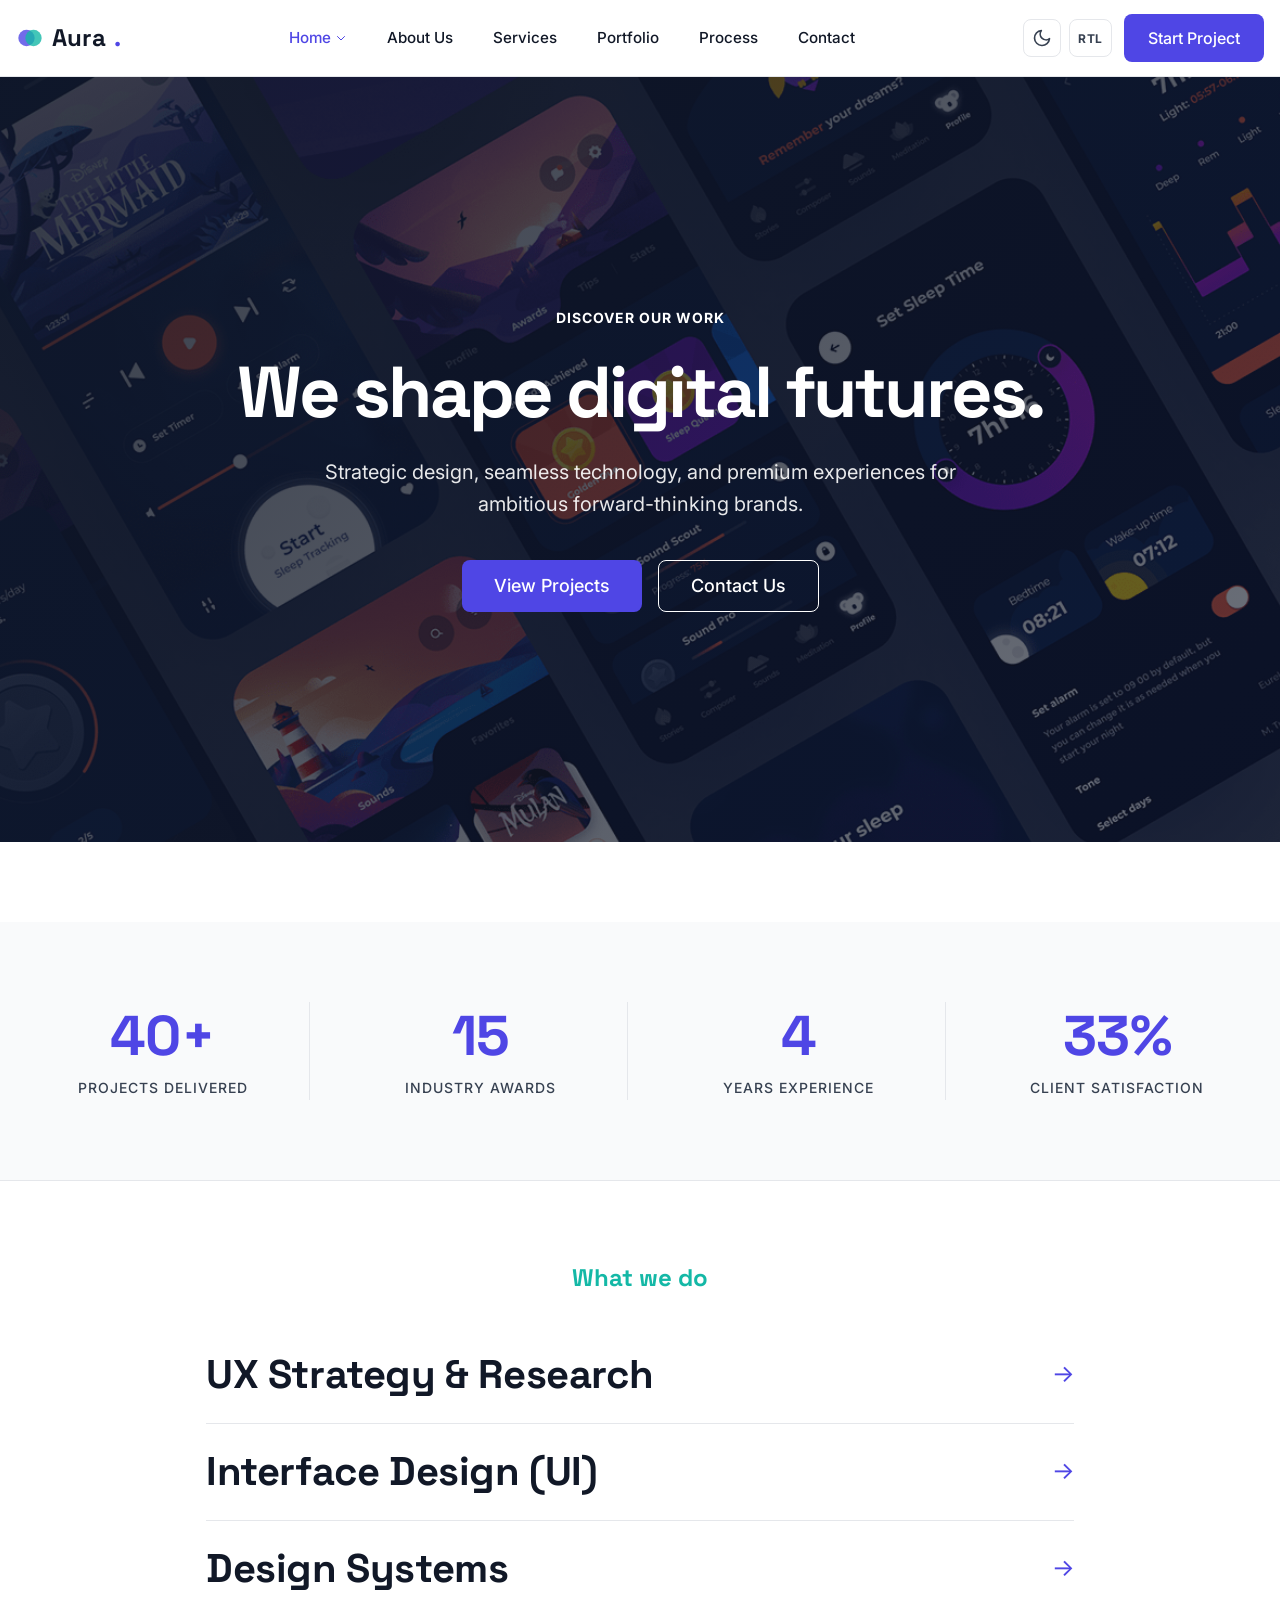
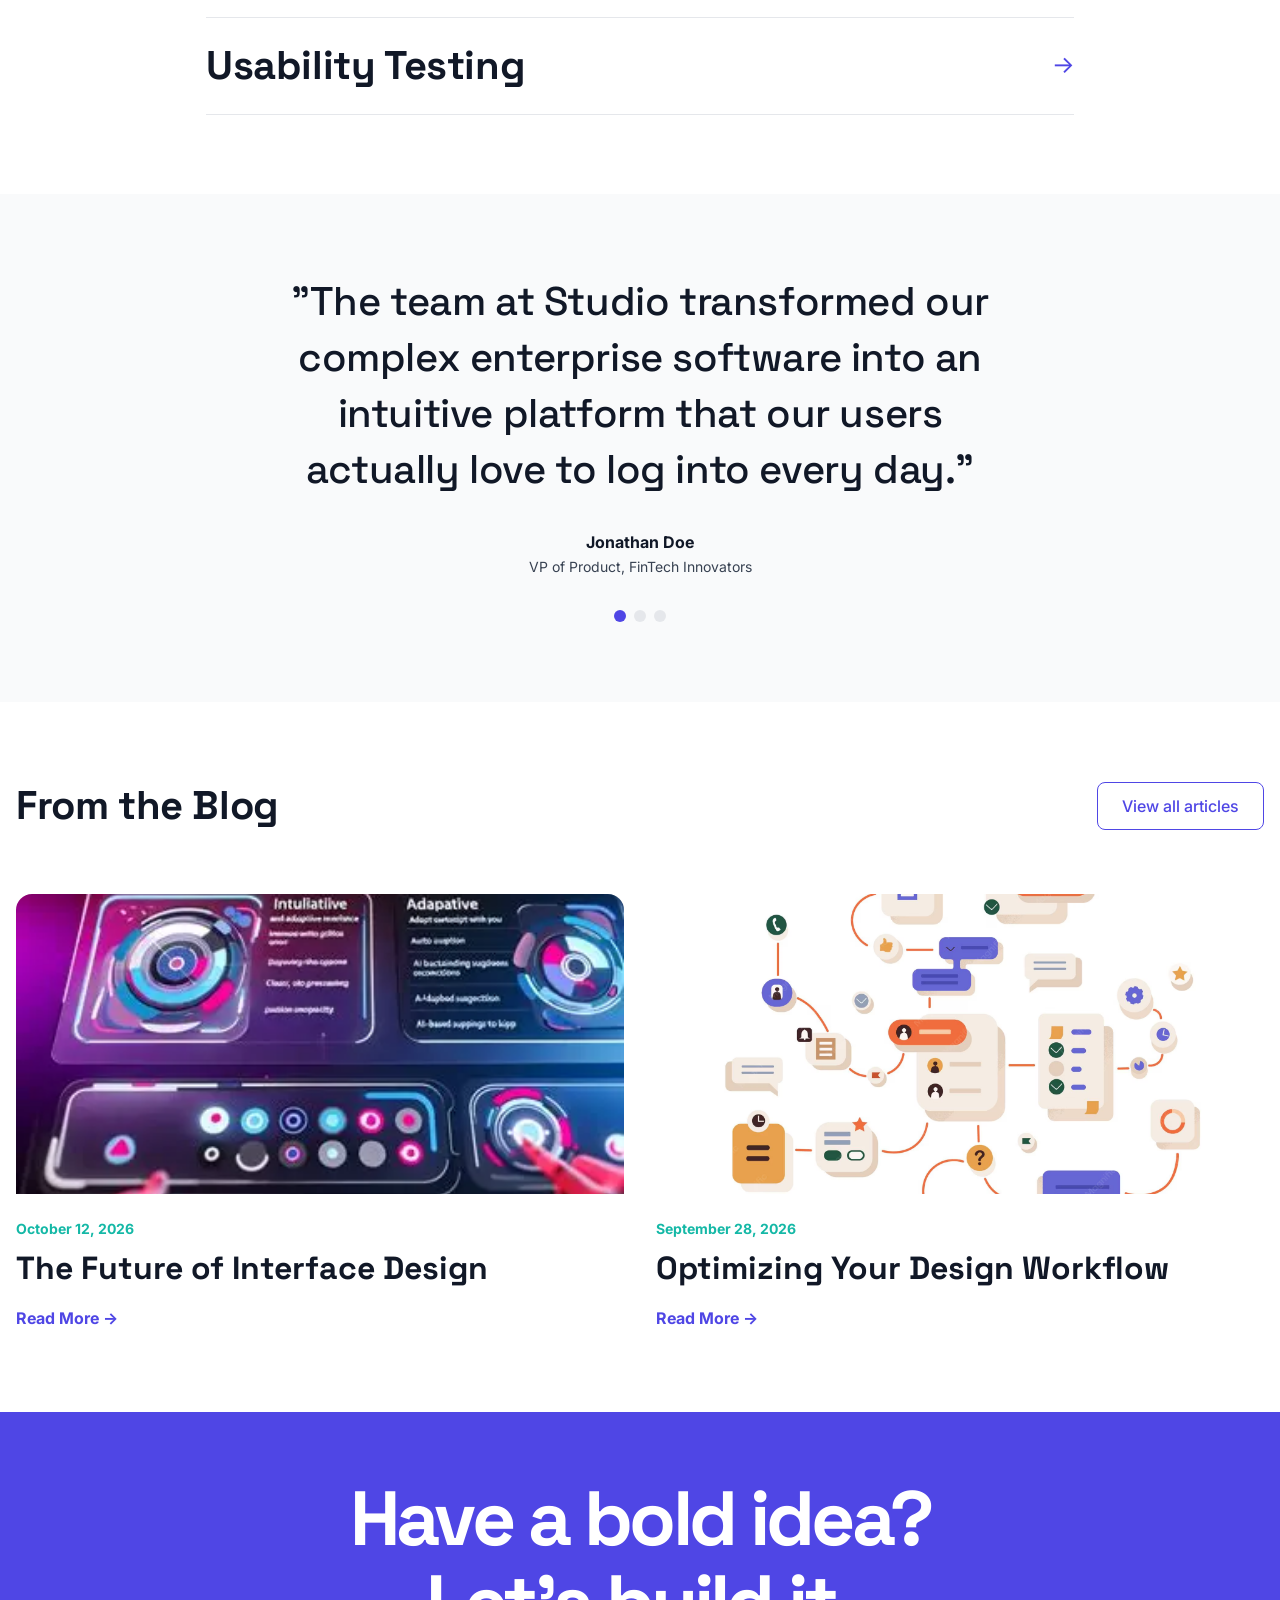
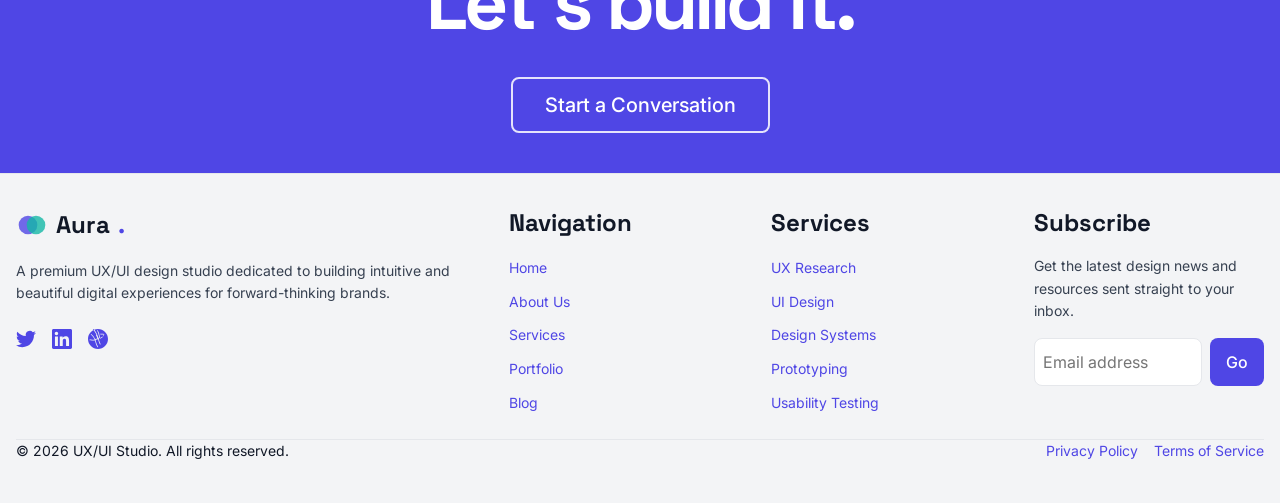
<file: pages/index-2.html>
<!DOCTYPE html>
<html lang="en">
<head>
    <meta charset="UTF-8">
    <meta name="viewport" content="width=device-width, initial-scale=1.0">
    <title>Aura.</title>
    <meta name="description" content="We design high-converting, user-centric interfaces for SaaS products and enterprise software.">
    
    <link rel="stylesheet" href="../assets/css/style.css">
    <link rel="stylesheet" href="../assets/css/components.css">
    <link rel="stylesheet" href="../assets/css/dark-mode.css">
    <link rel="stylesheet" href="../assets/css/rtl.css">

    <!-- Favicon (Task #1) -->
    <link rel="icon" type="image/svg+xml" href="data:image/svg+xml,<svg xmlns='http://www.w3.org/2000/svg' viewBox='0 0 24 24'><circle cx='9' cy='12' r='7' fill='%234f46e5' fill-opacity='0.8'/><circle cx='15' cy='12' r='7' fill='%2314b8a6' fill-opacity='0.8'/></svg>">

    
    <!-- Dark Mode & Direction Initializer (Prevents FOUC & persists across all pages) -->
    <script>
        (function() {
            try {
                const theme = localStorage.getItem('theme');
                if (theme === 'dark' || (!theme && window.matchMedia('(prefers-color-scheme: dark)').matches)) {
                    document.documentElement.classList.add('dark');
                }
                const direction = localStorage.getItem('direction');
                if (direction === 'rtl') {
                    document.documentElement.dir = 'rtl';
                }
            } catch (e) {
                if (window.matchMedia('(prefers-color-scheme: dark)').matches) {
                    document.documentElement.classList.add('dark');
                }
            }
        })();
    </script>
</head>
<body> <!-- Defaulting to light mode to match the rest of the site -->

    <!-- Header -->
    <header class="navbar">
        <div class="container flex justify-between items-center">
            <a href="index.html" class="nav-brand">
                <svg width="28" height="28" viewBox="0 0 24 24" fill="none" xmlns="http://www.w3.org/2000/svg">
                    <circle cx="9" cy="12" r="7" fill="var(--primary-color)" fill-opacity="0.8"/>
                    <circle cx="15" cy="12" r="7" fill="var(--accent-color)" fill-opacity="0.8"/>
                </svg>
                Aura<span>.</span>
            </a>
            
            <nav id="navMenu" class="nav-menu">
                <div class="dropdown">
                    <a href="index.html" class="nav-link" style="cursor: pointer; display: inline-flex; align-items: center; gap: 4px;">
                        Home
                        <svg width="12" height="12" fill="none" stroke="currentColor" stroke-width="2" viewBox="0 0 24 24"><path stroke-linecap="round" stroke-linejoin="round" d="M19 9l-7 7-7-7"></path></svg>
                    </a>
                    <div class="dropdown-menu">
                        <a href="index.html" class="dropdown-item">Home V1</a>
                        <a href="index-2.html" class="dropdown-item">Home V2</a>
                    </div>
                </div>
                <a href="about.html" class="nav-link">About Us</a>
                <a href="services.html" class="nav-link">Services</a>
                <a href="portfolio.html" class="nav-link">Portfolio</a>
                <a href="process.html" class="nav-link">Process</a>
                <a href="contact.html" class="nav-link">Contact</a>
            </nav>
            
            <div class="nav-actions">
                <div class="nav-toggles">
                    <button id="darkModeToggle" class="icon-toggle-btn" aria-label="Toggle Theme" title="Toggle Theme">
                        <svg width="20" height="20" fill="none" stroke="currentColor" stroke-width="2" stroke-linecap="round" stroke-linejoin="round" viewBox="0 0 24 24"><path d="M21 12.79A9 9 0 1 1 11.21 3 7 7 0 0 0 21 12.79z"></path></svg>
                    </button>
                    <button id="rtlToggle" class="icon-toggle-btn rtl-toggle-btn" aria-label="Toggle RTL" title="Toggle Direction">RTL</button>
                </div>
                <a href="contact.html" class="btn btn-primary">Start Project</a>
            </div>
        </div>
    </header>

    <!-- Section 1: Video Hero -->
    <section class="section text-center" style="position: relative; overflow: hidden; min-height: 85vh; display: flex; align-items: center; justify-content: center; padding: 120px 0;">
        <!-- Sharp Background Image with proper alignment -->
        <div style="position: absolute; inset: 0; background-image: url('../assets/IMAGES/HOME%202%20HEADER.png'); background-size: cover; background-position: center; background-attachment: fixed; animation: slowZoom 20s ease-in-out infinite alternate;"></div>
        <!-- Gradient Overlay for Text Readability -->
        <div style="position: absolute; inset: 0; background: linear-gradient(135deg, rgba(17, 24, 39, 0.85) 0%, rgba(17, 24, 39, 0.6) 100%);"></div>
        
        <!-- Content -->
        <div class="container relative" style="z-index: 2; display: flex; flex-direction: column; align-items: center;">
            <div class="inline-block mb-6 px-4 py-2 border rounded-full text-sm font-bold fade-up delay-100" style="border-color: rgba(255,255,255,0.4); color: white; letter-spacing: 1px; text-transform: uppercase;">Discover Our Work</div>
            <h1 class="mb-6 mx-auto fade-up delay-200" style="color: white; font-size: 4.5rem; letter-spacing: -0.04em; max-width: 900px; line-height: 1.1;">We shape digital futures.</h1>
            <p class="text-xl mb-10 mx-auto fade-up delay-300" style="color: rgba(255,255,255,0.9); max-width: 650px; line-height: 1.6;">Strategic design, seamless technology, and premium experiences for ambitious forward-thinking brands.</p>
            <div class="flex gap-4 justify-center fade-up delay-400">
                <a href="portfolio.html" class="btn btn-primary" style="background-color: var(--primary-color); border-color: var(--primary-color); color: white; padding: 1rem 2rem; font-size: 1.125rem;">View Projects</a>
                <a href="contact.html" class="btn btn-secondary" style="border-color: white; color: white; padding: 1rem 2rem; font-size: 1.125rem;">Contact Us</a>
            </div>
        </div>
    </section>

    <!-- Section 2: Stats Counter -->
    <section class="section fade-up section-alt border-bottom" style="border-bottom: 1px solid var(--border-color); margin-top: 80px;">
        <div class="container">
            <div class="grid grid-cols-4 text-center">
                <div style="border-right: 1px solid var(--border-color);">
                    <h2 class="mb-2" style="font-size: 3.5rem; font-weight: 700; color: var(--primary-color);"><span class="counter" data-target="120">0</span>+</h2>
                    <p class="text-sm font-medium mb-0" style="text-transform: uppercase; letter-spacing: 1px;">Projects Delivered</p>
                </div>
                <div style="border-right: 1px solid var(--border-color);">
                    <h2 class="mb-2" style="font-size: 3.5rem; font-weight: 700; color: var(--primary-color);"><span class="counter" data-target="45">0</span></h2>
                    <p class="text-sm font-medium mb-0" style="text-transform: uppercase; letter-spacing: 1px;">Industry Awards</p>
                </div>
                <div style="border-right: 1px solid var(--border-color);">
                    <h2 class="mb-2" style="font-size: 3.5rem; font-weight: 700; color: var(--primary-color);"><span class="counter" data-target="10">0</span></h2>
                    <p class="text-sm font-medium mb-0" style="text-transform: uppercase; letter-spacing: 1px;">Years Experience</p>
                </div>
                <div>
                    <h2 class="mb-2" style="font-size: 3.5rem; font-weight: 700; color: var(--primary-color);"><span class="counter" data-target="99">0</span>%</h2>
                    <p class="text-sm font-medium mb-0" style="text-transform: uppercase; letter-spacing: 1px;">Client Satisfaction</p>
                </div>
            </div>
        </div>
    </section>

    <!-- Section 3: Service Quick-Links -->
    <section class="section fade-up">
        <div class="container max-w-3xl mx-auto" style="max-width: 900px;">
            <h4 class="text-accent mb-8 text-center">What we do</h4>
            <a href="service-details.html" class="d-block" style="display: block; border-bottom: 1px solid var(--border-color); padding: var(--space-6) 0; text-decoration: none;">
                <div class="flex justify-between items-center transition" style="transition: all 0.3s ease;">
                    <h2 class="mb-0" style="color: var(--text-primary);">UX Strategy & Research</h2>
                    <span style="font-size: 1.5rem;">→</span>
                </div>
            </a>
            <a href="service-details.html" class="d-block" style="display: block; border-bottom: 1px solid var(--border-color); padding: var(--space-6) 0; text-decoration: none;">
                <div class="flex justify-between items-center transition" style="transition: all 0.3s ease;">
                    <h2 class="mb-0" style="color: var(--text-primary);">Interface Design (UI)</h2>
                    <span style="font-size: 1.5rem;">→</span>
                </div>
            </a>
            <a href="service-details.html" class="d-block" style="display: block; border-bottom: 1px solid var(--border-color); padding: var(--space-6) 0; text-decoration: none;">
                <div class="flex justify-between items-center transition" style="transition: all 0.3s ease;">
                    <h2 class="mb-0" style="color: var(--text-primary);">Design Systems</h2>
                    <span style="font-size: 1.5rem;">→</span>
                </div>
            </a>
            <a href="service-details.html" class="d-block" style="display: block; border-bottom: 1px solid var(--border-color); padding: var(--space-6) 0; text-decoration: none;">
                <div class="flex justify-between items-center transition" style="transition: all 0.3s ease;">
                    <h2 class="mb-0" style="color: var(--text-primary);">Usability Testing</h2>
                    <span style="font-size: 1.5rem;">→</span>
                </div>
            </a>
        </div>
    </section>

    <!-- Section 4: Testimonial Slider -->
    <section class="section fade-up section-alt text-center">
        <div class="container max-w-3xl mx-auto" style="max-width: 800px;">
            <h2 class="mb-8" style="font-size: 2.5rem; font-weight: 500; line-height: 1.4;">"The team at Studio transformed our complex enterprise software into an intuitive platform that our users actually love to log into every day."</h2>
            <div class="font-bold">Jonathan Doe</div>
            <p class="text-sm text-secondary">VP of Product, FinTech Innovators</p>
            
            <div class="flex justify-center gap-2 mt-8">
                <div style="width: 12px; height: 12px; border-radius: 50%; background-color: var(--primary-color);"></div>
                <div style="width: 12px; height: 12px; border-radius: 50%; background-color: var(--border-color);"></div>
                <div style="width: 12px; height: 12px; border-radius: 50%; background-color: var(--border-color);"></div>
            </div>
        </div>
    </section>

    <!-- Section 5: Recent News (2-column) -->
    <section class="section fade-up">
        <div class="container">
            <div class="flex justify-between items-center" style="margin-bottom: 4rem;">
                <h2 class="mb-0">From the Blog</h2>
                <a href="blog.html" class="btn btn-secondary">View all articles</a>
            </div>
            
            <div class="grid grid-cols-2 gap-8">
                <div class="card p-0 overflow-hidden border-0" style="padding: 0; border: none; box-shadow: none; display: flex; flex-direction: column; height: 100%;">
                    <img src="../assets/IMAGES/The%20Future%20of%20Interface%20Design.webp" alt="The Future of Interface Design" style="width: 100%; height: 300px; object-fit: cover; border-radius: var(--radius-lg) var(--radius-lg) 0 0;">
                    <div class="pt-6" style="padding-top: var(--space-6); display: flex; flex-direction: column; flex-grow: 1;">
                        <span class="text-accent font-bold text-sm">October 12, 2026</span>
                        <h3 class="mt-2 mb-4">The Future of Interface Design</h3>
                        <div style="margin-top: auto;">
                            <a href="blog.html" class="text-primary font-bold">Read More →</a>
                        </div>
                    </div>
                </div>
                <div class="card p-0 overflow-hidden border-0" style="padding: 0; border: none; box-shadow: none; display: flex; flex-direction: column; height: 100%;">
                    <img src="../assets/IMAGES/Optimizing%20Your%20Design%20Workflow.avif" alt="Optimizing Your Design Workflow" style="width: 100%; height: 300px; object-fit: cover; border-radius: var(--radius-lg) var(--radius-lg) 0 0;">
                    <div class="pt-6" style="padding-top: var(--space-6); display: flex; flex-direction: column; flex-grow: 1;">
                        <span class="text-accent font-bold text-sm">September 28, 2026</span>
                        <h3 class="mt-2 mb-4">Optimizing Your Design Workflow</h3>
                        <div style="margin-top: auto;">
                            <a href="blog.html" class="text-primary font-bold">Read More →</a>
                        </div>
                    </div>
                </div>
            </div>
        </div>
    </section>

    <!-- Section 6: Massive Typography CTA -->
    <section class="section fade-up cta-section" style="background-color: var(--primary-color); padding: var(--space-16) 0 var(--space-12);">
        <div class="container text-center">
            <h1 style="color: white; font-size: clamp(2.5rem, 6vw, 5rem); letter-spacing: -0.05em; line-height: 1.1; margin-bottom: var(--space-8);">Have a bold idea?<br>Let's build it.</h1>
            <a href="contact.html" class="btn btn-outline-white" style="border-width: 2px; padding: var(--space-4) var(--space-8); font-size: 1.25rem;">Start a Conversation</a>
        </div>
    </section>

    <!-- Footer -->
    <footer class="footer" style="background-color: var(--bg-tertiary); margin-top: 0; border-top: 1px solid var(--border-color);">
        <div class="container">
            <div class="footer-grid gap-8 mb-8">
                <!-- Column 1: Brand & Info -->
                <div style="grid-column: span 1;">
                    <a href="index.html" class="nav-brand mb-4" style="font-size: 1.5rem; display: flex; align-items: center; gap: 8px; text-decoration: none;">
                        <svg width="32" height="32" viewBox="0 0 24 24" fill="none" xmlns="http://www.w3.org/2000/svg">
                            <circle cx="9" cy="12" r="7" fill="var(--primary-color)" fill-opacity="0.8"/>
                            <circle cx="15" cy="12" r="7" fill="var(--accent-color)" fill-opacity="0.8"/>
                        </svg>
                        Aura<span>.</span>
                    </a>
                    <p class="text-sm text-secondary mb-6">A premium UX/UI design studio dedicated to building intuitive and beautiful digital experiences for forward-thinking brands.</p>
                    <div class="flex gap-4">
                        <a href="#" class="text-secondary" aria-label="Twitter"><svg width="20" height="20" fill="currentColor" viewBox="0 0 24 24"><path d="M23.953 4.57a10 10 0 01-2.825.775 4.958 4.958 0 002.163-2.723c-.951.555-2.005.959-3.127 1.184a4.92 4.92 0 00-8.384 4.482C7.69 8.095 4.067 6.13 1.64 3.162a4.822 4.822 0 00-.666 2.475c0 1.71.87 3.213 2.188 4.096a4.904 4.904 0 01-2.228-.616v.06a4.923 4.923 0 003.946 4.827 4.996 4.996 0 01-2.212.085 4.936 4.936 0 004.604 3.417 9.867 9.867 0 01-6.102 2.105c-.39 0-.779-.023-1.17-.067a13.995 13.995 0 007.557 2.209c9.053 0 13.998-7.496 13.998-13.985 0-.21 0-.42-.015-.63A9.935 9.935 0 0024 4.59z"/></svg></a>
                        <a href="#" class="text-secondary" aria-label="LinkedIn"><svg width="20" height="20" fill="currentColor" viewBox="0 0 24 24"><path d="M20.447 20.452h-3.554v-5.569c0-1.328-.027-3.037-1.852-3.037-1.853 0-2.136 1.445-2.136 2.939v5.667H9.351V9h3.414v1.561h.046c.477-.9 1.637-1.85 3.37-1.85 3.601 0 4.267 2.37 4.267 5.455v6.286zM5.337 7.433c-1.144 0-2.063-.926-2.063-2.065 0-1.138.92-2.063 2.063-2.063 1.14 0 2.064.925 2.064 2.063 0 1.139-.925 2.065-2.064 2.065zm1.782 13.019H3.555V9h3.564v11.452zM22.225 0H1.771C.792 0 0 .774 0 1.729v20.542C0 23.227.792 24 1.771 24h20.451C23.2 24 24 23.227 24 22.271V1.729C24 .774 23.2 0 22.222 0h.003z"/></svg></a>
                        <a href="#" class="text-secondary" aria-label="Dribbble"><svg width="20" height="20" fill="currentColor" viewBox="0 0 24 24"><path d="M12 24C5.385 24 0 18.615 0 12S5.385 0 12 0s12 5.385 12 12-5.385 12-12 12zm8.793-12.012c-.08-.137-2.31-3.921-6.84-4.522.062-.162.118-.328.172-.497 2.384-.528 4.708.01 4.887.056.241.062.464-.108.528-.35.064-.241-.106-.464-.348-.528-.278-.073-2.85-.694-5.49.034-.515-1.503-1.168-3.08-1.874-4.502-.117-.234-.403-.314-.62-.178-.22.138-.3.424-.183.66 2.457 4.966 2.464 9.176 2.464 9.255v.02c0 .248.203.45.45.45.247 0 .45-.202.45-.45v-.01c-.004-.378-.063-2.617-.92-5.508 4.09.435 6.096 3.865 6.136 3.935.127.215.405.286.62.16.216-.128.288-.407.16-.623zM9.535 7.185c.678 1.34 1.287 2.805 1.776 4.2-.876.246-1.84.444-2.885.576C7.03 8.35 4.316 6.32 4.14 6.186c-.198-.152-.486-.114-.638.083-.153.2-.116.488.083.64.06.044 2.864 2.152 4.414 5.96-2.583.18-5.57-.142-5.696-.157-.246-.03-.473.146-.504.39-.03.246.146.473.392.503.238.028 3.428.373 6.195.122.378 1.83 1.05 4.673 2.925 8.012.122.218.4.296.618.174.22-.12.298-.398.176-.617C9.9 17.39 9.39 14.532 9.1 12.833c1.077-.128 2.062-.317 2.956-.56.91 3.233 2.122 6.02 2.17 6.13.1.226.368.328.594.228.226-.1.328-.368.228-.594-.025-.054-1.225-2.83-2.127-6.046 3.99-.443 6.015-3.69 6.05-3.743.14-.207.086-.487-.12-.628-.206-.14-.486-.085-.626.12-.008.01-1.782 2.846-5.462 3.32-.47-1.32-.98-2.67-1.54-3.98-3.085-7.152-7.25-9.98-7.31-10.02-.206-.142-.486-.09-.628.118-.142.206-.09.486.118.628.024.018 3.93 2.682 6.83 9.387z"/></svg></a>
                    </div>
                </div>
                
                <!-- Column 2: Navigation -->
                <div>
                    <h4 class="h5 mb-4">Navigation</h4>
                    <ul class="list-unstyled flex flex-col gap-2" style="list-style: none; padding-left: 0;">
                        <li><a href="index.html" class="text-secondary text-sm" style="text-decoration: none;">Home</a></li>
                        <li><a href="about.html" class="text-secondary text-sm" style="text-decoration: none;">About Us</a></li>
                        <li><a href="services.html" class="text-secondary text-sm" style="text-decoration: none;">Services</a></li>
                        <li><a href="portfolio.html" class="text-secondary text-sm" style="text-decoration: none;">Portfolio</a></li>
                        <li><a href="blog.html" class="text-secondary text-sm" style="text-decoration: none;">Blog</a></li>
                    </ul>
                </div>
                
                <!-- Column 3: Services -->
                <div>
                    <h4 class="h5 mb-4">Services</h4>
                    <ul class="list-unstyled flex flex-col gap-2" style="list-style: none; padding-left: 0;">
                        <li><a href="service-details.html" class="text-secondary text-sm" style="text-decoration: none;">UX Research</a></li>
                        <li><a href="service-details.html" class="text-secondary text-sm" style="text-decoration: none;">UI Design</a></li>
                        <li><a href="service-details.html" class="text-secondary text-sm" style="text-decoration: none;">Design Systems</a></li>
                        <li><a href="service-details.html" class="text-secondary text-sm" style="text-decoration: none;">Prototyping</a></li>
                        <li><a href="service-details.html" class="text-secondary text-sm" style="text-decoration: none;">Usability Testing</a></li>
                    </ul>
                </div>

                <!-- Column 4: Newsletter -->
                <div>
                    <h4 class="h5 mb-4">Subscribe</h4>
                    <p class="text-sm text-secondary mb-4">Get the latest design news and resources sent straight to your inbox.</p>
                    <form class="flex gap-2">
                        <input type="email" class="form-control text-sm" placeholder="Email address" style="padding: 0.5rem; flex-grow: 1;">
                        <button type="submit" class="btn btn-primary" style="padding: 0.5rem 1rem;">Go</button>
                    </form>
                </div>
            </div>
            
            <!-- Bottom Bar -->
            <div class="flex justify-between items-center pt-6 footer-bottom-bar" style="border-top: 1px solid var(--border-color);">
                <div class="text-sm text-secondary">
                    &copy; 2026 UX/UI Studio. All rights reserved.
                </div>
                <div class="flex gap-4">
                    <a href="#" class="text-sm text-secondary" style="text-decoration: none;">Privacy Policy</a>
                    <a href="#" class="text-sm text-secondary" style="text-decoration: none;">Terms of Service</a>
                </div>
            </div>
        </div>
    </footer>

    <script src="../assets/js/main.js?v=1789358417568"></script>
</body>
</html>
</file>
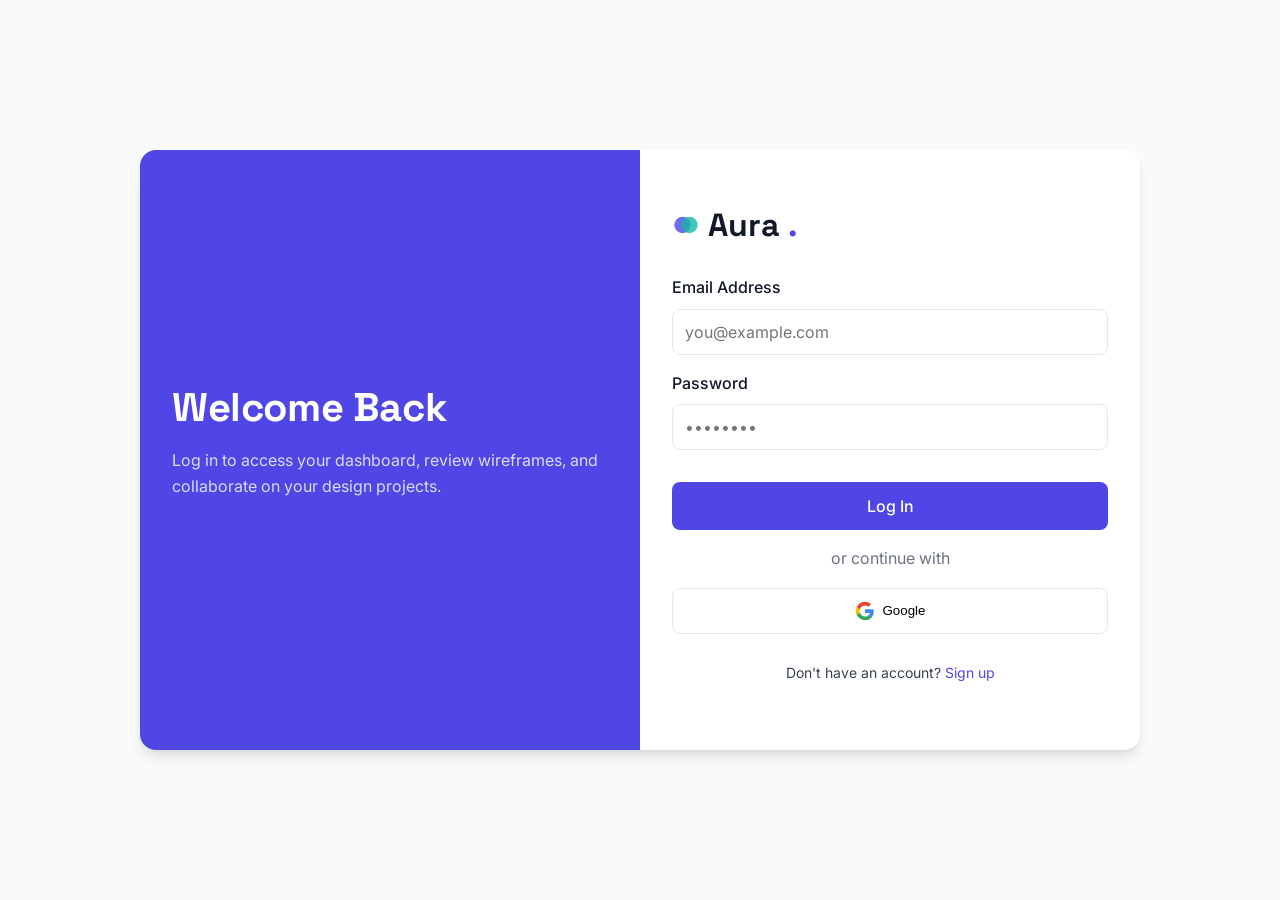
<file: pages/login.html>
<!DOCTYPE html>
<html lang="en">
<head>
    <meta charset="UTF-8">
    <meta name="viewport" content="width=device-width, initial-scale=1.0">
    <title>Aura.</title>
    <link rel="stylesheet" href="../assets/css/style.css">
    <link rel="stylesheet" href="../assets/css/components.css">
    <link rel="stylesheet" href="../assets/css/dark-mode.css">
    <link rel="stylesheet" href="../assets/css/rtl.css">
    <link rel="icon" type="image/svg+xml" href="data:image/svg+xml,<svg xmlns='http://www.w3.org/2000/svg' viewBox='0 0 24 24'><circle cx='9' cy='12' r='7' fill='%234f46e5' fill-opacity='0.8'/><circle cx='15' cy='12' r='7' fill='%2314b8a6' fill-opacity='0.8'/></svg>">
    <style>
        /* Task #5: Single viewport */
        body { margin: 0; padding: 0; height: 100vh; display: flex; align-items: center; justify-content: center; background-color: var(--bg-secondary); }
        .auth-container { width: 100%; max-width: 1000px; display: grid; grid-template-columns: 1fr 1fr; background: var(--bg-primary); border-radius: var(--radius-lg); overflow: hidden; box-shadow: var(--shadow-lg); height: 600px; }
        .auth-form { padding: var(--space-8); display: flex; flex-direction: column; justify-content: center; }
        .auth-hero { background-color: var(--primary-color); padding: var(--space-8); color: white; display: flex; flex-direction: column; justify-content: center; position: relative; }
        /* Task #7: Center brand name and logo inside login card */
        .brand-center { text-align: center; margin-bottom: var(--space-6); }
        .brand-center .nav-brand { font-size: 2rem; }
        .social-btn { display: flex; align-items: center; justify-content: center; gap: var(--space-2); width: 100%; margin-bottom: var(--space-3); border: 1px solid var(--border-color); background: var(--bg-primary); padding: var(--space-3); border-radius: var(--radius-md); font-weight: 500; cursor: pointer; transition: background-color var(--transition-fast); }
        .social-btn:hover { background-color: var(--bg-secondary); }
    </style>

    
    <!-- Dark Mode & Direction Initializer (Prevents FOUC & persists across all pages) -->
    <script>
        (function() {
            try {
                const theme = localStorage.getItem('theme');
                if (theme === 'dark' || (!theme && window.matchMedia('(prefers-color-scheme: dark)').matches)) {
                    document.documentElement.classList.add('dark');
                }
                const direction = localStorage.getItem('direction');
                if (direction === 'rtl') {
                    document.documentElement.dir = 'rtl';
                }
            } catch (e) {
                if (window.matchMedia('(prefers-color-scheme: dark)').matches) {
                    document.documentElement.classList.add('dark');
                }
            }
        })();
    </script>
</head>
<!-- Task #3 & #4: No Navbar, No Footer -->
<body>
    <div class="auth-container">
        <!-- Task #6: Align login grid -->
        <div class="auth-hero">
            <h2 style="color: white; margin-bottom: var(--space-4);">Welcome Back</h2>
            <p style="color: rgba(255,255,255,0.8);">Log in to access your dashboard, review wireframes, and collaborate on your design projects.</p>
        </div>
        <div class="auth-form">
            <div class="brand-center">
                <a href="index.html" class="nav-brand" style="display: flex; align-items: center; gap: 8px;">
                <svg width="28" height="28" viewBox="0 0 24 24" fill="none" xmlns="http://www.w3.org/2000/svg">
                    <circle cx="9" cy="12" r="7" fill="var(--primary-color)" fill-opacity="0.8"/>
                    <circle cx="15" cy="12" r="7" fill="var(--accent-color)" fill-opacity="0.8"/>
                </svg>
                Aura<span>.</span>
            </a>
            </div>
            
            <form>
                <div class="form-group">
                    <label class="form-label">Email Address</label>
                    <input type="email" class="form-control" placeholder="you@example.com" required>
                </div>
                <div class="form-group">
                    <label class="form-label">Password</label>
                    <input type="password" class="form-control" placeholder="••••••••" required>
                </div>
                <button type="submit" class="btn btn-primary" style="width: 100%; margin-top: var(--space-4);">Log In</button>
            </form>
            
            <div style="text-align: center; margin: var(--space-4) 0; color: var(--text-light);">or continue with</div>
            
            <!-- Task #14: Branded social login buttons -->
            <button class="social-btn">
                <svg width="20" height="20" viewBox="0 0 24 24" fill="#4285F4"><path d="M22.56 12.25c0-.78-.07-1.53-.2-2.25H12v4.26h5.92c-.26 1.37-1.04 2.53-2.21 3.31v2.77h3.57c2.08-1.92 3.28-4.74 3.28-8.09z"/><path d="M12 23c2.97 0 5.46-.98 7.28-2.66l-3.57-2.77c-.98.66-2.23 1.06-3.71 1.06-2.86 0-5.29-1.93-6.16-4.53H2.18v2.84C3.99 20.53 7.7 23 12 23z" fill="#34A853"/><path d="M5.84 14.09c-.22-.66-.35-1.36-.35-2.09s.13-1.43.35-2.09V7.07H2.18C1.43 8.55 1 10.22 1 12s.43 3.45 1.18 4.93l2.85-2.22.81-.62z" fill="#FBBC05"/><path d="M12 5.38c1.62 0 3.06.56 4.21 1.64l3.15-3.15C17.45 2.09 14.97 1 12 1 7.7 1 3.99 3.47 2.18 7.07l3.66 2.84c.87-2.6 3.3-4.53 6.16-4.53z" fill="#EA4335"/></svg>
                Google
            </button>
            
            <div style="text-align: center; margin-top: var(--space-4);">
                <p class="text-sm">Don't have an account? <a href="signup.html">Sign up</a></p>
            </div>
        </div>
    </div>
</body>
</html>
</file>
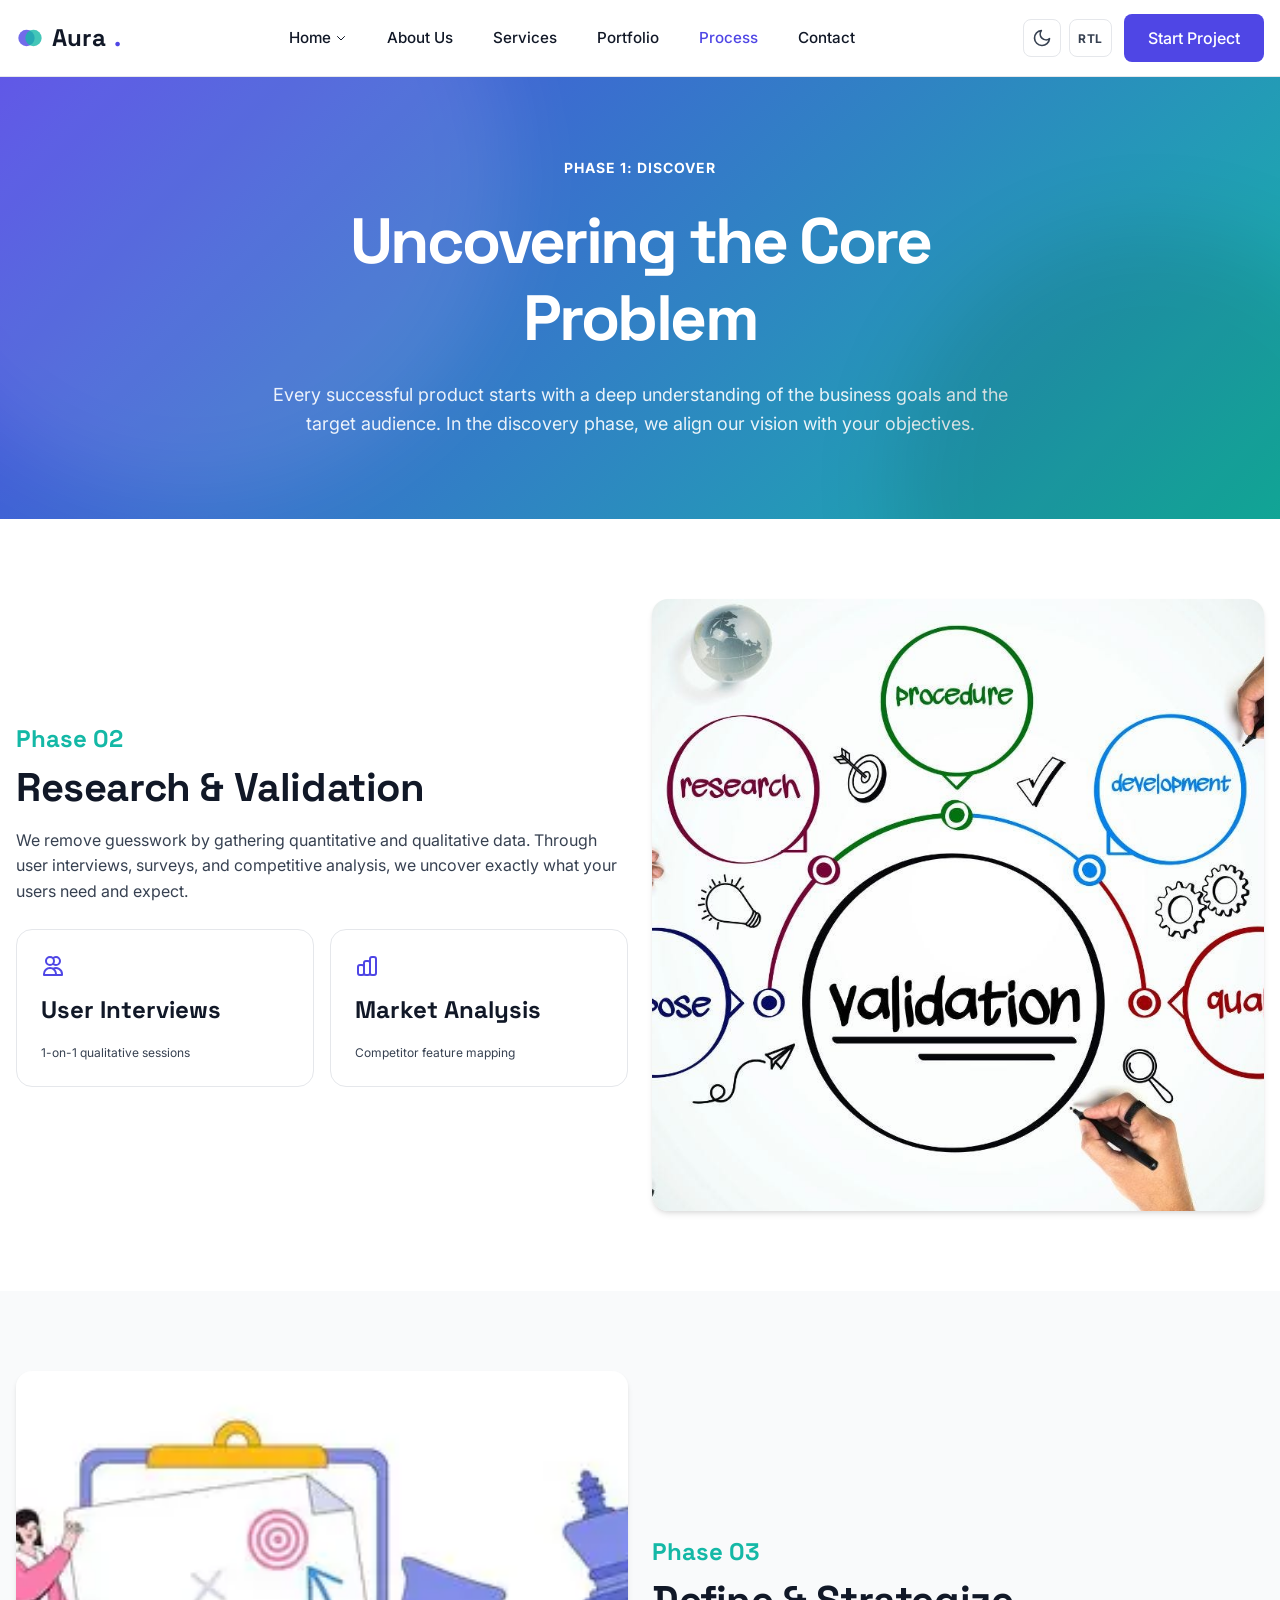
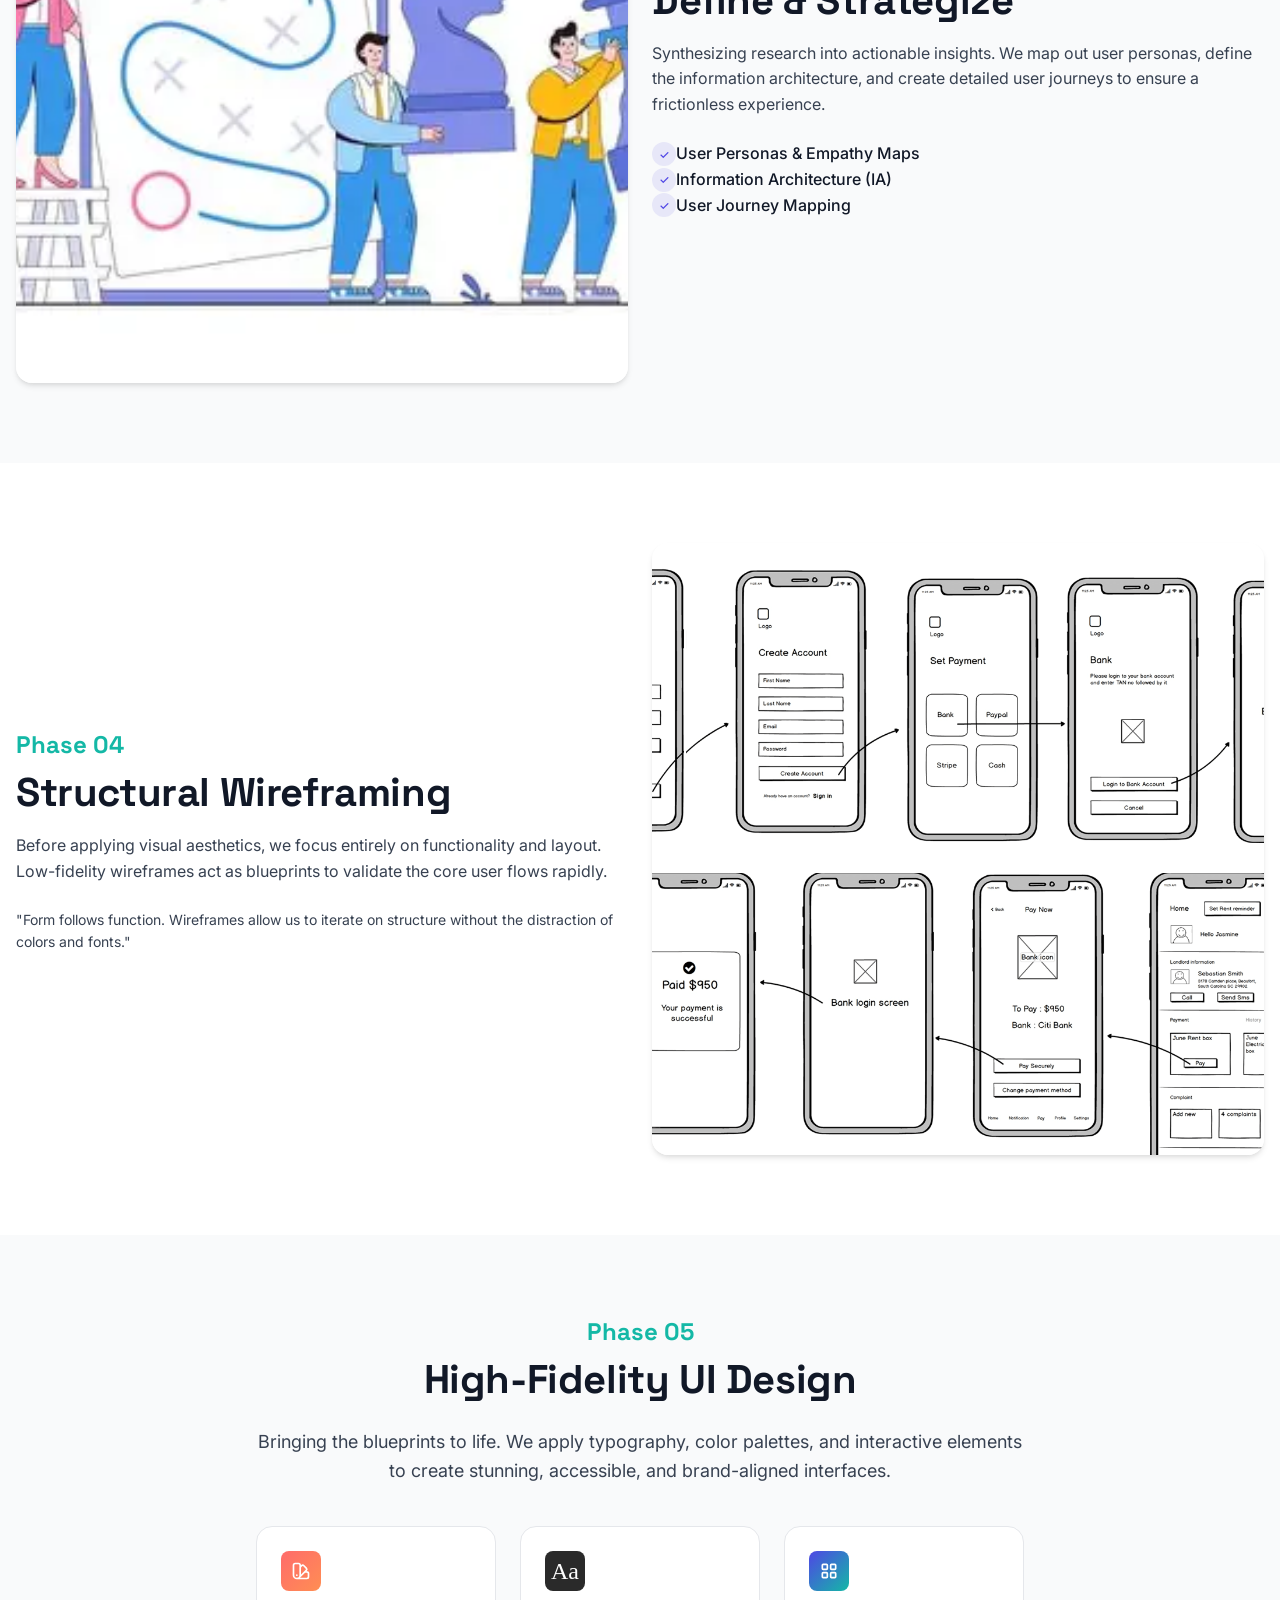
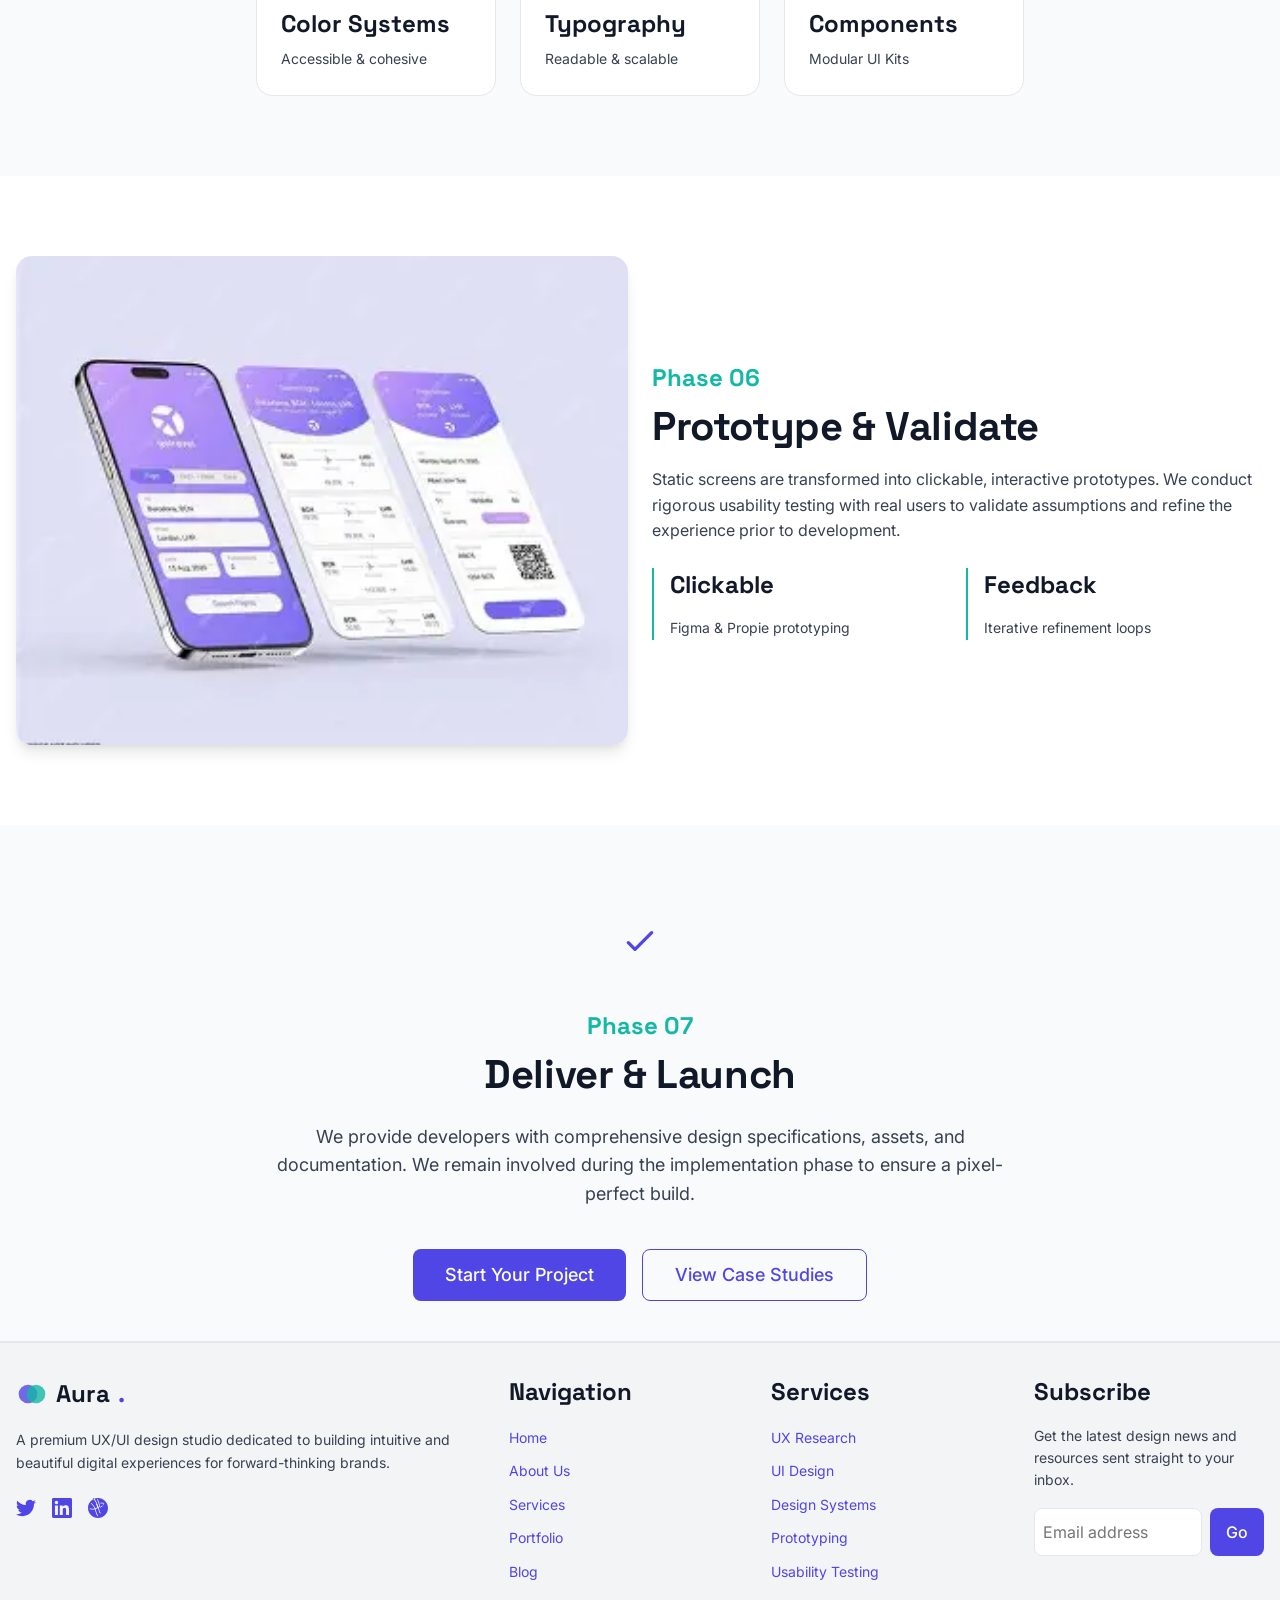
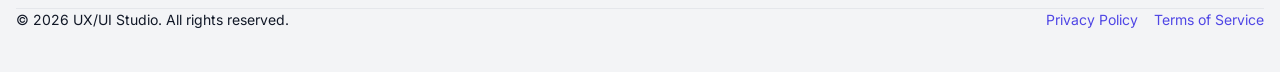
<file: pages/process.html>
<!DOCTYPE html>
<html lang="en">
<head>
    <meta charset="UTF-8">
    <meta name="viewport" content="width=device-width, initial-scale=1.0">
    <title>Aura.</title>
    <link rel="stylesheet" href="../assets/css/style.css">
    <link rel="stylesheet" href="../assets/css/components.css">
    <link rel="stylesheet" href="../assets/css/dark-mode.css">
    <link rel="stylesheet" href="../assets/css/rtl.css">

    <!-- Favicon (Task #1) -->
    <link rel="icon" type="image/svg+xml" href="data:image/svg+xml,<svg xmlns='http://www.w3.org/2000/svg' viewBox='0 0 24 24'><circle cx='9' cy='12' r='7' fill='%234f46e5' fill-opacity='0.8'/><circle cx='15' cy='12' r='7' fill='%2314b8a6' fill-opacity='0.8'/></svg>">

    
    <!-- Dark Mode & Direction Initializer (Prevents FOUC & persists across all pages) -->
    <script>
        (function() {
            try {
                const theme = localStorage.getItem('theme');
                if (theme === 'dark' || (!theme && window.matchMedia('(prefers-color-scheme: dark)').matches)) {
                    document.documentElement.classList.add('dark');
                }
                const direction = localStorage.getItem('direction');
                if (direction === 'rtl') {
                    document.documentElement.dir = 'rtl';
                }
            } catch (e) {
                if (window.matchMedia('(prefers-color-scheme: dark)').matches) {
                    document.documentElement.classList.add('dark');
                }
            }
        })();
    </script>
</head>
<body>
    <!-- Header -->
    <header class="navbar">
        <div class="container flex justify-between items-center">
            <a href="index.html" class="nav-brand">
                <svg width="28" height="28" viewBox="0 0 24 24" fill="none" xmlns="http://www.w3.org/2000/svg">
                    <circle cx="9" cy="12" r="7" fill="var(--primary-color)" fill-opacity="0.8"/>
                    <circle cx="15" cy="12" r="7" fill="var(--accent-color)" fill-opacity="0.8"/>
                </svg>
                Aura<span>.</span>
            </a>
            
            <nav id="navMenu" class="nav-menu">
                <div class="dropdown">
                    <a href="index.html" class="nav-link" style="cursor: pointer; display: inline-flex; align-items: center; gap: 4px;">
                        Home
                        <svg width="12" height="12" fill="none" stroke="currentColor" stroke-width="2" viewBox="0 0 24 24"><path stroke-linecap="round" stroke-linejoin="round" d="M19 9l-7 7-7-7"></path></svg>
                    </a>
                    <div class="dropdown-menu">
                        <a href="index.html" class="dropdown-item">Home V1</a>
                        <a href="index-2.html" class="dropdown-item">Home V2</a>
                    </div>
                </div>
                <a href="about.html" class="nav-link">About Us</a>
                <a href="services.html" class="nav-link">Services</a>
                <a href="portfolio.html" class="nav-link">Portfolio</a>
                <a href="process.html" class="nav-link">Process</a>
                <a href="contact.html" class="nav-link">Contact</a>
            </nav>
            
            <div class="nav-actions">
                <div class="nav-toggles">
                    <button id="darkModeToggle" class="icon-toggle-btn" aria-label="Toggle Theme" title="Toggle Theme">
                        <svg width="20" height="20" fill="none" stroke="currentColor" stroke-width="2" stroke-linecap="round" stroke-linejoin="round" viewBox="0 0 24 24"><path d="M21 12.79A9 9 0 1 1 11.21 3 7 7 0 0 0 21 12.79z"></path></svg>
                    </button>
                    <button id="rtlToggle" class="icon-toggle-btn rtl-toggle-btn" aria-label="Toggle RTL" title="Toggle Direction">RTL</button>
                </div>
                <a href="contact.html" class="btn btn-primary">Start Project</a>
            </div>
        </div>
    </header>

    
    <!-- Section 1: Discover (Hero) -->
    <section class="section pt-24 pb-24 text-center" style="background: linear-gradient(135deg, var(--primary-color) 0%, var(--accent-color) 100%); color: white; position: relative; overflow: hidden;">
        <div class="container relative max-w-3xl mx-auto" style="z-index: 2; max-width: 800px;">
            <div class="inline-block px-4 py-1 mb-6 text-sm font-bold border rounded-full" style="border-color: rgba(255,255,255,0.3); letter-spacing: 1px;">PHASE 1: DISCOVER</div>
            <h1 class="mb-6" style="color: white; font-size: 4rem; letter-spacing: -0.04em;">Uncovering the Core Problem</h1>
            <p class="text-lg mb-0" style="color: rgba(255,255,255,0.9);">Every successful product starts with a deep understanding of the business goals and the target audience. In the discovery phase, we align our vision with your objectives.</p>
        </div>
        <!-- Decorative abstract blobs -->
        <div style="position: absolute; top: -50%; left: -10%; width: 50vw; height: 50vw; background: rgba(255,255,255,0.1); border-radius: 50%; filter: blur(40px);"></div>
        <div style="position: absolute; bottom: -50%; right: -10%; width: 40vw; height: 40vw; background: rgba(0,0,0,0.1); border-radius: 50%; filter: blur(40px);"></div>
    </section>

    <!-- Section 2: Research -->
    <section class="section">
        <div class="container grid grid-cols-2 items-center gap-12">
            <div>
                <h4 class="text-accent mb-2">Phase 02</h4>
                <h2 class="mb-4">Research & Validation</h2>
                <p class="mb-6">We remove guesswork by gathering quantitative and qualitative data. Through user interviews, surveys, and competitive analysis, we uncover exactly what your users need and expect.</p>
                <div class="grid grid-cols-2 gap-4">
                    <div class="card p-4 bg-tertiary">
                        <svg width="24" height="24" fill="none" stroke="var(--primary-color)" stroke-width="2" viewBox="0 0 24 24" class="mb-2"><path stroke-linecap="round" stroke-linejoin="round" d="M12 4.354a4 4 0 110 5.292M15 21H3v-1a6 6 0 0112 0v1zm0 0h6v-1a6 6 0 00-9-5.197M13 7a4 4 0 11-8 0 4 4 0 018 0z"></path></svg>
                        <h4 class="h6 mb-1">User Interviews</h4>
                        <p class="text-xs text-secondary mb-0">1-on-1 qualitative sessions</p>
                    </div>
                    <div class="card p-4 bg-tertiary">
                        <svg width="24" height="24" fill="none" stroke="var(--primary-color)" stroke-width="2" viewBox="0 0 24 24" class="mb-2"><path stroke-linecap="round" stroke-linejoin="round" d="M9 19v-6a2 2 0 00-2-2H5a2 2 0 00-2 2v6a2 2 0 002 2h2a2 2 0 002-2zm0 0V9a2 2 0 012-2h2a2 2 0 012 2v10m-6 0a2 2 0 002 2h2a2 2 0 002-2m0 0V5a2 2 0 012-2h2a2 2 0 012 2v14a2 2 0 01-2 2h-2a2 2 0 01-2-2z"></path></svg>
                        <h4 class="h6 mb-1">Market Analysis</h4>
                        <p class="text-xs text-secondary mb-0">Competitor feature mapping</p>
                    </div>
                </div>
            </div>
            <div class="relative">
                <div style="padding-bottom: 100%; border-radius: var(--radius-lg); background-image: url('../assets/IMAGES/Research%20%26%20Validation.jpg'); background-size: cover; background-position: center; box-shadow: var(--shadow-md);"></div>
            </div>
        </div>
    </section>

    <!-- Section 3: Define -->
    <section class="section section-alt">
        <div class="container grid grid-cols-2 items-center gap-12">
            <div class="relative" style="order: 1;">
                <div style="padding-bottom: 100%; border-radius: var(--radius-lg); background-image: url('../assets/IMAGES/Define%20%26%20Strategize.webp'); background-size: cover; background-position: center; box-shadow: var(--shadow-md);"></div>
            </div>
            <div style="order: 2;">
                <h4 class="text-accent mb-2">Phase 03</h4>
                <h2 class="mb-4">Define & Strategize</h2>
                <p class="mb-6">Synthesizing research into actionable insights. We map out user personas, define the information architecture, and create detailed user journeys to ensure a frictionless experience.</p>
                <ul class="mb-0 font-medium text-secondary">
                    <li class="mb-3 flex items-center gap-3"><span style="width: 24px; height: 24px; background: rgba(79, 70, 229, 0.1); color: var(--primary-color); border-radius: 50%; display: flex; align-items: center; justify-content: center; font-size: 12px;">✓</span> User Personas & Empathy Maps</li>
                    <li class="mb-3 flex items-center gap-3"><span style="width: 24px; height: 24px; background: rgba(79, 70, 229, 0.1); color: var(--primary-color); border-radius: 50%; display: flex; align-items: center; justify-content: center; font-size: 12px;">✓</span> Information Architecture (IA)</li>
                    <li class="mb-0 flex items-center gap-3"><span style="width: 24px; height: 24px; background: rgba(79, 70, 229, 0.1); color: var(--primary-color); border-radius: 50%; display: flex; align-items: center; justify-content: center; font-size: 12px;">✓</span> User Journey Mapping</li>
                </ul>
            </div>
        </div>
    </section>

    <!-- Section 4: Wireframe -->
    <section class="section">
        <div class="container grid grid-cols-2 items-center gap-12">
            <div>
                <h4 class="text-accent mb-2">Phase 04</h4>
                <h2 class="mb-4">Structural Wireframing</h2>
                <p class="mb-6">Before applying visual aesthetics, we focus entirely on functionality and layout. Low-fidelity wireframes act as blueprints to validate the core user flows rapidly.</p>
                <p class="text-secondary text-sm italic border-l-2 pl-4" style="border-color: var(--primary-color);">"Form follows function. Wireframes allow us to iterate on structure without the distraction of colors and fonts."</p>
            </div>
            <div class="relative">
                <div style="padding-bottom: 100%; border-radius: var(--radius-lg); background-image: url('../assets/IMAGES/Structural%20Wireframing.png'); background-size: cover; background-position: center; box-shadow: var(--shadow-md);"></div>
            </div>
        </div>
    </section>

    <!-- Section 5: UI Design -->
    <section class="section section-alt text-center">
        <div class="container max-w-3xl mx-auto" style="max-width: 800px;">
            <h4 class="text-accent mb-2">Phase 05</h4>
            <h2 class="mb-6">High-Fidelity UI Design</h2>
            <p class="mb-10 text-lg">Bringing the blueprints to life. We apply typography, color palettes, and interactive elements to create stunning, accessible, and brand-aligned interfaces.</p>
            
            <div class="grid grid-cols-3 gap-6 text-left">
                <div class="card bg-primary p-6 shadow-sm hover:-translate-y-1 transition duration-300">
                    <div style="width: 40px; height: 40px; border-radius: 8px; background: linear-gradient(135deg, #FF6B6B, #FF8E53); color: white; display: flex; align-items: center; justify-content: center; margin-bottom: 16px;">
                        <svg width="20" height="20" fill="none" stroke="currentColor" stroke-width="2" viewBox="0 0 24 24">
                            <path stroke-linecap="round" stroke-linejoin="round" d="M7 21a4 4 0 01-4-4V5a2 2 0 012-2h4a2 2 0 012 2v12a4 4 0 01-4 4zm0 0h12a2 2 0 002-2v-4a2 2 0 00-2-2h-2.343M11 7.343l1.657-1.657a2 2 0 012.828 0l2.829 2.829a2 2 0 010 2.828l-8.486 8.485M7 17h.01"></path>
                        </svg>
                    </div>
                    <h4 class="h6 mb-2">Color Systems</h4>
                    <p class="text-sm text-secondary mb-0">Accessible & cohesive</p>
                </div>
                <div class="card bg-primary p-6 shadow-sm hover:-translate-y-1 transition duration-300">
                    <div style="width: 40px; height: 40px; border-radius: 8px; background: #2A2A2A; color: white; display: flex; align-items: center; justify-content: center; font-family: serif; font-size: 24px; margin-bottom: 16px;">Aa</div>
                    <h4 class="h6 mb-2">Typography</h4>
                    <p class="text-sm text-secondary mb-0">Readable & scalable</p>
                </div>
                <div class="card bg-primary p-6 shadow-sm hover:-translate-y-1 transition duration-300">
                    <div style="width: 40px; height: 40px; border-radius: 8px; background: linear-gradient(135deg, #4F46E5, #14B8A6); color: white; display: flex; align-items: center; justify-content: center; margin-bottom: 16px;">
                        <svg width="20" height="20" fill="none" stroke="currentColor" stroke-width="2" viewBox="0 0 24 24">
                            <path stroke-linecap="round" stroke-linejoin="round" d="M4 5a1 1 0 011-1h4a1 1 0 011 1v4a1 1 0 01-1 1H5a1 1 0 01-1-1V5zM14 5a1 1 0 011-1h4a1 1 0 011 1v4a1 1 0 01-1 1h-4a1 1 0 01-1-1V5zM4 15a1 1 0 011-1h4a1 1 0 011 1v4a1 1 0 01-1 1H5a1 1 0 01-1-1v-4zM14 15a1 1 0 011-1h4a1 1 0 011 1v4a1 1 0 01-1 1h-4a1 1 0 01-1-1v-4z"></path>
                        </svg>
                    </div>
                    <h4 class="h6 mb-2">Components</h4>
                    <p class="text-sm text-secondary mb-0">Modular UI Kits</p>
                </div>
            </div>
        </div>
    </section>

    <!-- Section 6: Prototype & Test -->
    <section class="section">
        <div class="container grid grid-cols-2 items-center gap-12">
            <div class="relative">
                <div style="padding-bottom: 80%; border-radius: var(--radius-lg); background-image: url('../assets/IMAGES/Prototype%20%26%20Validate.webp'); background-size: cover; background-position: center; position: relative; box-shadow: var(--shadow-lg);"></div>
            </div>
            <div>
                <h4 class="text-accent mb-2">Phase 06</h4>
                <h2 class="mb-4">Prototype & Validate</h2>
                <p class="mb-6">Static screens are transformed into clickable, interactive prototypes. We conduct rigorous usability testing with real users to validate assumptions and refine the experience prior to development.</p>
                <div class="flex gap-4">
                    <div style="flex: 1; padding-left: 16px; border-left: 2px solid var(--accent-color);">
                        <h4 class="h5 mb-1">Clickable</h4>
                        <p class="text-sm text-secondary mb-0">Figma & Propie prototyping</p>
                    </div>
                    <div style="flex: 1; padding-left: 16px; border-left: 2px solid var(--accent-color);">
                        <h4 class="h5 mb-1">Feedback</h4>
                        <p class="text-sm text-secondary mb-0">Iterative refinement loops</p>
                    </div>
                </div>
            </div>
        </div>
    </section>

    <!-- Section 7: Deliver & Launch -->
    <section class="section section-alt border-bottom" style="border-bottom: 1px solid var(--border-color);">
        <div class="container text-center max-w-3xl mx-auto" style="max-width: 800px;">
            <div class="inline-block p-4 rounded-full bg-tertiary mb-6">
                <svg width="40" height="40" fill="none" stroke="var(--primary-color)" stroke-width="2" viewBox="0 0 24 24"><path stroke-linecap="round" stroke-linejoin="round" d="M5 13l4 4L19 7"></path></svg>
            </div>
            <h4 class="text-accent mb-2">Phase 07</h4>
            <h2 class="mb-6">Deliver & Launch</h2>
            <p class="text-lg text-secondary mb-10">We provide developers with comprehensive design specifications, assets, and documentation. We remain involved during the implementation phase to ensure a pixel-perfect build.</p>
            <div class="flex justify-center gap-4">
                <a href="contact.html" class="btn btn-primary" style="padding: 1rem 2rem; font-size: 1.125rem;">Start Your Project</a>
                <a href="portfolio.html" class="btn btn-secondary" style="padding: 1rem 2rem; font-size: 1.125rem;">View Case Studies</a>
            </div>
        </div>
    </section>

    <!-- Footer -->
    <footer class="footer" style="background-color: var(--bg-tertiary); margin-top: 0; border-top: 1px solid var(--border-color);">
        <div class="container">
            <div class="footer-grid gap-8 mb-8">
                <!-- Column 1: Brand & Info -->
                <div style="grid-column: span 1;">
                    <a href="index.html" class="nav-brand mb-4" style="font-size: 1.5rem; display: flex; align-items: center; gap: 8px; text-decoration: none;">
                        <svg width="32" height="32" viewBox="0 0 24 24" fill="none" xmlns="http://www.w3.org/2000/svg">
                            <circle cx="9" cy="12" r="7" fill="var(--primary-color)" fill-opacity="0.8"/>
                            <circle cx="15" cy="12" r="7" fill="var(--accent-color)" fill-opacity="0.8"/>
                        </svg>
                        Aura<span>.</span>
                    </a>
                    <p class="text-sm text-secondary mb-6">A premium UX/UI design studio dedicated to building intuitive and beautiful digital experiences for forward-thinking brands.</p>
                    <div class="flex gap-4">
                        <a href="#" class="text-secondary" aria-label="Twitter"><svg width="20" height="20" fill="currentColor" viewBox="0 0 24 24"><path d="M23.953 4.57a10 10 0 01-2.825.775 4.958 4.958 0 002.163-2.723c-.951.555-2.005.959-3.127 1.184a4.92 4.92 0 00-8.384 4.482C7.69 8.095 4.067 6.13 1.64 3.162a4.822 4.822 0 00-.666 2.475c0 1.71.87 3.213 2.188 4.096a4.904 4.904 0 01-2.228-.616v.06a4.923 4.923 0 003.946 4.827 4.996 4.996 0 01-2.212.085 4.936 4.936 0 004.604 3.417 9.867 9.867 0 01-6.102 2.105c-.39 0-.779-.023-1.17-.067a13.995 13.995 0 007.557 2.209c9.053 0 13.998-7.496 13.998-13.985 0-.21 0-.42-.015-.63A9.935 9.935 0 0024 4.59z"/></svg></a>
                        <a href="#" class="text-secondary" aria-label="LinkedIn"><svg width="20" height="20" fill="currentColor" viewBox="0 0 24 24"><path d="M20.447 20.452h-3.554v-5.569c0-1.328-.027-3.037-1.852-3.037-1.853 0-2.136 1.445-2.136 2.939v5.667H9.351V9h3.414v1.561h.046c.477-.9 1.637-1.85 3.37-1.85 3.601 0 4.267 2.37 4.267 5.455v6.286zM5.337 7.433c-1.144 0-2.063-.926-2.063-2.065 0-1.138.92-2.063 2.063-2.063 1.14 0 2.064.925 2.064 2.063 0 1.139-.925 2.065-2.064 2.065zm1.782 13.019H3.555V9h3.564v11.452zM22.225 0H1.771C.792 0 0 .774 0 1.729v20.542C0 23.227.792 24 1.771 24h20.451C23.2 24 24 23.227 24 22.271V1.729C24 .774 23.2 0 22.222 0h.003z"/></svg></a>
                        <a href="#" class="text-secondary" aria-label="Dribbble"><svg width="20" height="20" fill="currentColor" viewBox="0 0 24 24"><path d="M12 24C5.385 24 0 18.615 0 12S5.385 0 12 0s12 5.385 12 12-5.385 12-12 12zm8.793-12.012c-.08-.137-2.31-3.921-6.84-4.522.062-.162.118-.328.172-.497 2.384-.528 4.708.01 4.887.056.241.062.464-.108.528-.35.064-.241-.106-.464-.348-.528-.278-.073-2.85-.694-5.49.034-.515-1.503-1.168-3.08-1.874-4.502-.117-.234-.403-.314-.62-.178-.22.138-.3.424-.183.66 2.457 4.966 2.464 9.176 2.464 9.255v.02c0 .248.203.45.45.45.247 0 .45-.202.45-.45v-.01c-.004-.378-.063-2.617-.92-5.508 4.09.435 6.096 3.865 6.136 3.935.127.215.405.286.62.16.216-.128.288-.407.16-.623zM9.535 7.185c.678 1.34 1.287 2.805 1.776 4.2-.876.246-1.84.444-2.885.576C7.03 8.35 4.316 6.32 4.14 6.186c-.198-.152-.486-.114-.638.083-.153.2-.116.488.083.64.06.044 2.864 2.152 4.414 5.96-2.583.18-5.57-.142-5.696-.157-.246-.03-.473.146-.504.39-.03.246.146.473.392.503.238.028 3.428.373 6.195.122.378 1.83 1.05 4.673 2.925 8.012.122.218.4.296.618.174.22-.12.298-.398.176-.617C9.9 17.39 9.39 14.532 9.1 12.833c1.077-.128 2.062-.317 2.956-.56.91 3.233 2.122 6.02 2.17 6.13.1.226.368.328.594.228.226-.1.328-.368.228-.594-.025-.054-1.225-2.83-2.127-6.046 3.99-.443 6.015-3.69 6.05-3.743.14-.207.086-.487-.12-.628-.206-.14-.486-.085-.626.12-.008.01-1.782 2.846-5.462 3.32-.47-1.32-.98-2.67-1.54-3.98-3.085-7.152-7.25-9.98-7.31-10.02-.206-.142-.486-.09-.628.118-.142.206-.09.486.118.628.024.018 3.93 2.682 6.83 9.387z"/></svg></a>
                    </div>
                </div>
                
                <!-- Column 2: Navigation -->
                <div>
                    <h4 class="h5 mb-4">Navigation</h4>
                    <ul class="list-unstyled flex flex-col gap-2" style="list-style: none; padding-left: 0;">
                        <li><a href="index.html" class="text-secondary text-sm" style="text-decoration: none;">Home</a></li>
                        <li><a href="about.html" class="text-secondary text-sm" style="text-decoration: none;">About Us</a></li>
                        <li><a href="services.html" class="text-secondary text-sm" style="text-decoration: none;">Services</a></li>
                        <li><a href="portfolio.html" class="text-secondary text-sm" style="text-decoration: none;">Portfolio</a></li>
                        <li><a href="blog.html" class="text-secondary text-sm" style="text-decoration: none;">Blog</a></li>
                    </ul>
                </div>
                
                <!-- Column 3: Services -->
                <div>
                    <h4 class="h5 mb-4">Services</h4>
                    <ul class="list-unstyled flex flex-col gap-2" style="list-style: none; padding-left: 0;">
                        <li><a href="service-details.html" class="text-secondary text-sm" style="text-decoration: none;">UX Research</a></li>
                        <li><a href="service-details.html" class="text-secondary text-sm" style="text-decoration: none;">UI Design</a></li>
                        <li><a href="service-details.html" class="text-secondary text-sm" style="text-decoration: none;">Design Systems</a></li>
                        <li><a href="service-details.html" class="text-secondary text-sm" style="text-decoration: none;">Prototyping</a></li>
                        <li><a href="service-details.html" class="text-secondary text-sm" style="text-decoration: none;">Usability Testing</a></li>
                    </ul>
                </div>

                <!-- Column 4: Newsletter -->
                <div>
                    <h4 class="h5 mb-4">Subscribe</h4>
                    <p class="text-sm text-secondary mb-4">Get the latest design news and resources sent straight to your inbox.</p>
                    <form class="flex gap-2">
                        <input type="email" class="form-control text-sm" placeholder="Email address" style="padding: 0.5rem; flex-grow: 1;">
                        <button type="submit" class="btn btn-primary" style="padding: 0.5rem 1rem;">Go</button>
                    </form>
                </div>
            </div>
            
            <!-- Bottom Bar -->
            <div class="flex justify-between items-center pt-6 footer-bottom-bar" style="border-top: 1px solid var(--border-color);">
                <div class="text-sm text-secondary">
                    &copy; 2026 UX/UI Studio. All rights reserved.
                </div>
                <div class="flex gap-4">
                    <a href="#" class="text-sm text-secondary" style="text-decoration: none;">Privacy Policy</a>
                    <a href="#" class="text-sm text-secondary" style="text-decoration: none;">Terms of Service</a>
                </div>
            </div>
        </div>
    </footer>
    <script src="../assets/js/main.js?v=1789358417571"></script>
</body>
</html>
</file>
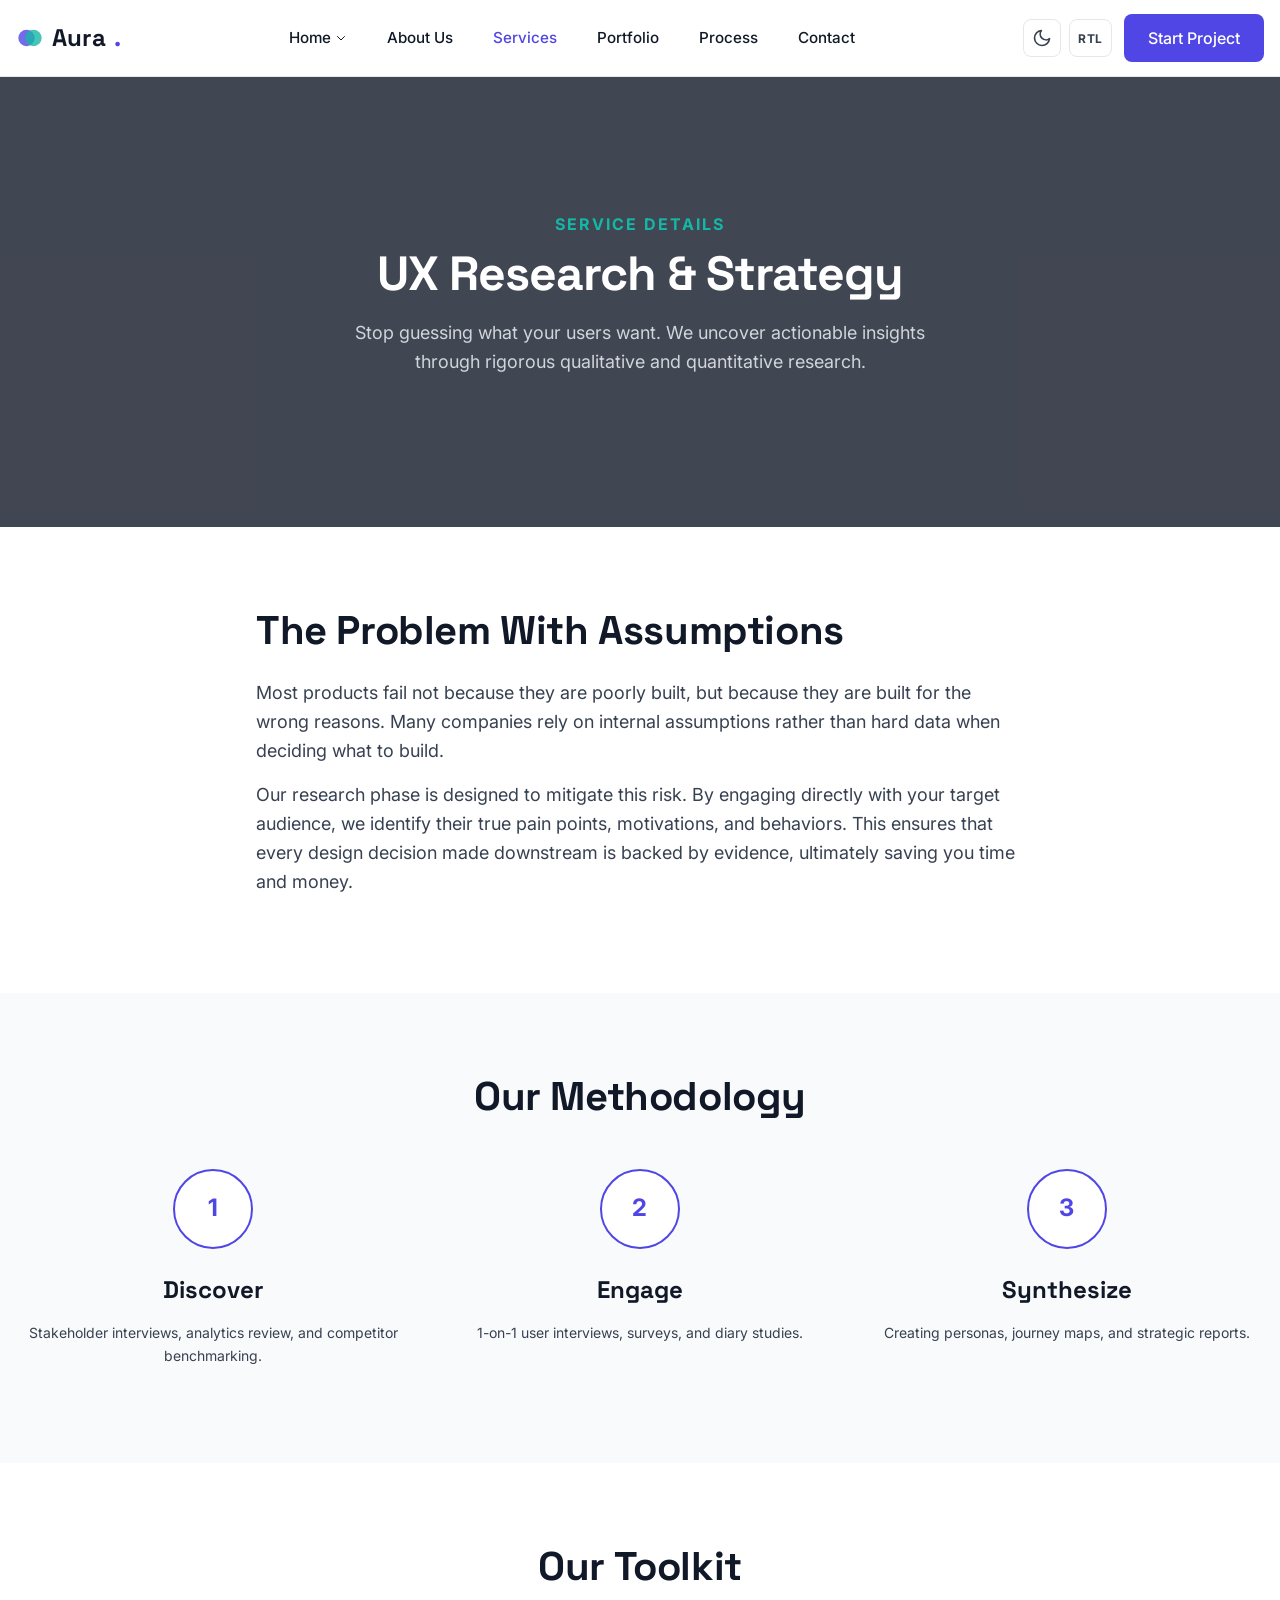
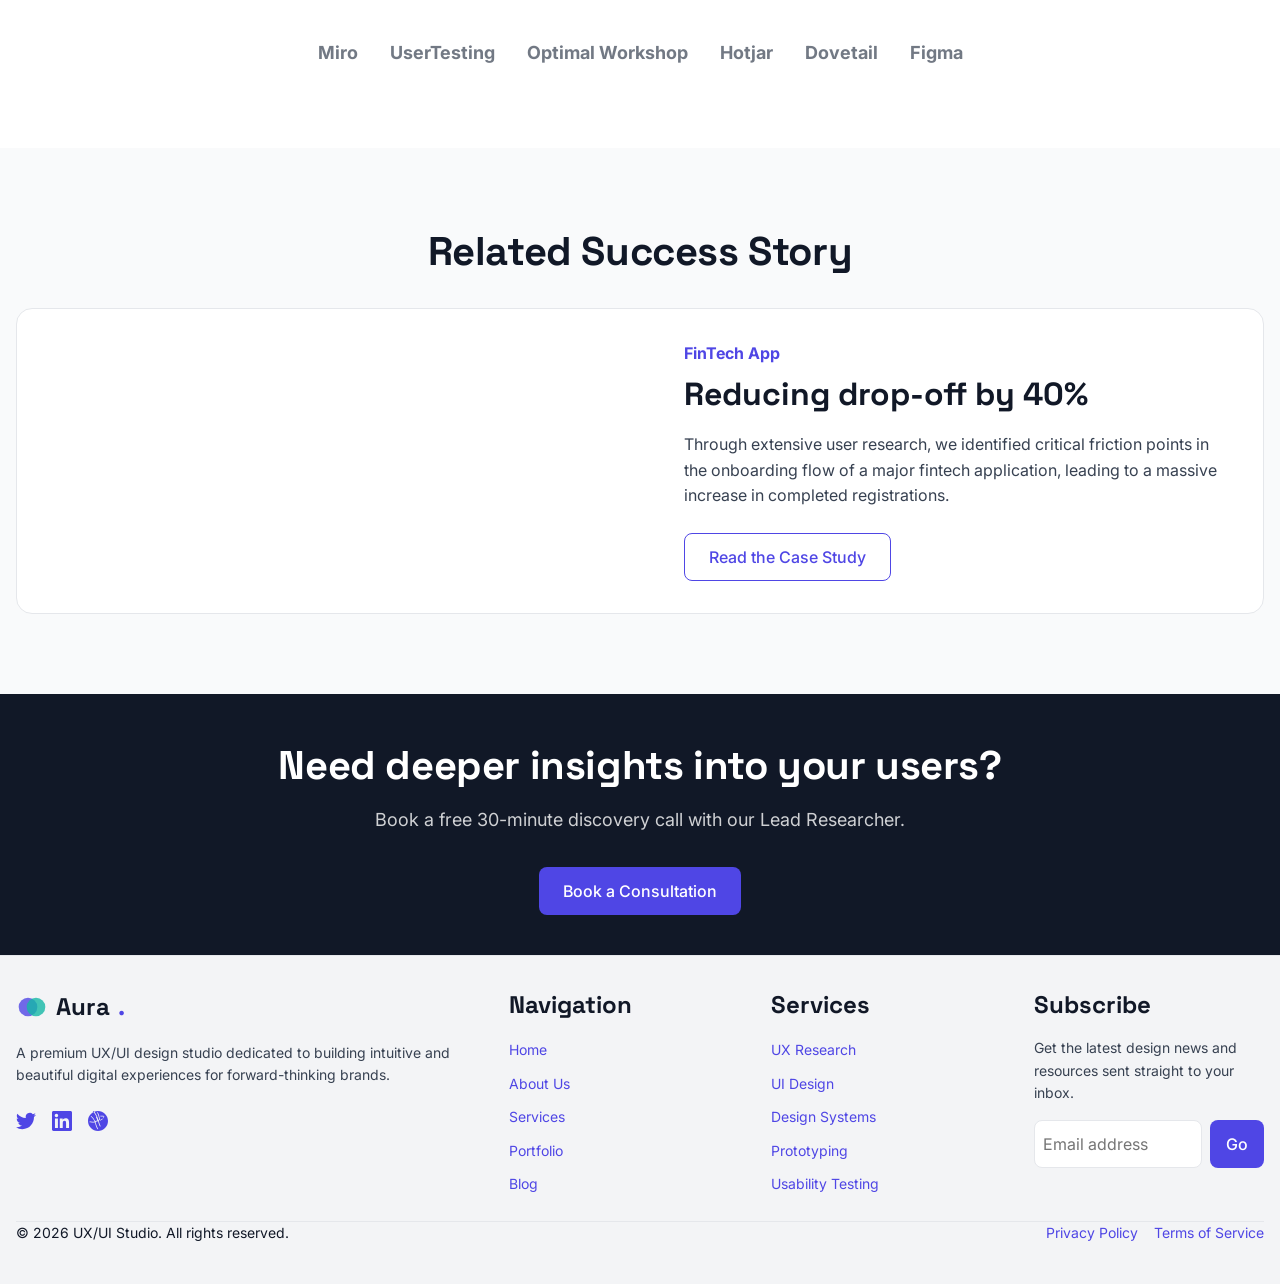
<file: pages/service-details.html>
<!DOCTYPE html>
<html lang="en">
<head>
    <meta charset="UTF-8">
    <meta name="viewport" content="width=device-width, initial-scale=1.0">
    <title>Aura.</title>
    <link rel="stylesheet" href="../assets/css/style.css">
    <link rel="stylesheet" href="../assets/css/components.css">
    <link rel="stylesheet" href="../assets/css/dark-mode.css">
    <link rel="stylesheet" href="../assets/css/rtl.css">

    <!-- Favicon (Task #1) -->
    <link rel="icon" type="image/svg+xml" href="data:image/svg+xml,<svg xmlns='http://www.w3.org/2000/svg' viewBox='0 0 24 24'><circle cx='9' cy='12' r='7' fill='%234f46e5' fill-opacity='0.8'/><circle cx='15' cy='12' r='7' fill='%2314b8a6' fill-opacity='0.8'/></svg>">

    
    <!-- Dark Mode & Direction Initializer (Prevents FOUC & persists across all pages) -->
    <script>
        (function() {
            try {
                const theme = localStorage.getItem('theme');
                if (theme === 'dark' || (!theme && window.matchMedia('(prefers-color-scheme: dark)').matches)) {
                    document.documentElement.classList.add('dark');
                }
                const direction = localStorage.getItem('direction');
                if (direction === 'rtl') {
                    document.documentElement.dir = 'rtl';
                }
            } catch (e) {
                if (window.matchMedia('(prefers-color-scheme: dark)').matches) {
                    document.documentElement.classList.add('dark');
                }
            }
        })();
    </script>
</head>
<body>
    <!-- Header -->
    <header class="navbar">
        <div class="container flex justify-between items-center">
            <a href="index.html" class="nav-brand">
                <svg width="28" height="28" viewBox="0 0 24 24" fill="none" xmlns="http://www.w3.org/2000/svg">
                    <circle cx="9" cy="12" r="7" fill="var(--primary-color)" fill-opacity="0.8"/>
                    <circle cx="15" cy="12" r="7" fill="var(--accent-color)" fill-opacity="0.8"/>
                </svg>
                Aura<span>.</span>
            </a>
            
            <nav id="navMenu" class="nav-menu">
                <div class="dropdown">
                    <a href="index.html" class="nav-link" style="cursor: pointer; display: inline-flex; align-items: center; gap: 4px;">
                        Home
                        <svg width="12" height="12" fill="none" stroke="currentColor" stroke-width="2" viewBox="0 0 24 24"><path stroke-linecap="round" stroke-linejoin="round" d="M19 9l-7 7-7-7"></path></svg>
                    </a>
                    <div class="dropdown-menu">
                        <a href="index.html" class="dropdown-item">Home V1</a>
                        <a href="index-2.html" class="dropdown-item">Home V2</a>
                    </div>
                </div>
                <a href="about.html" class="nav-link">About Us</a>
                <a href="services.html" class="nav-link">Services</a>
                <a href="portfolio.html" class="nav-link">Portfolio</a>
                <a href="process.html" class="nav-link">Process</a>
                <a href="contact.html" class="nav-link">Contact</a>
            </nav>
            
            <div class="nav-actions">
                <div class="nav-toggles">
                    <button id="darkModeToggle" class="icon-toggle-btn" aria-label="Toggle Theme" title="Toggle Theme">
                        <svg width="20" height="20" fill="none" stroke="currentColor" stroke-width="2" stroke-linecap="round" stroke-linejoin="round" viewBox="0 0 24 24"><path d="M21 12.79A9 9 0 1 1 11.21 3 7 7 0 0 0 21 12.79z"></path></svg>
                    </button>
                    <button id="rtlToggle" class="icon-toggle-btn rtl-toggle-btn" aria-label="Toggle RTL" title="Toggle Direction">RTL</button>
                </div>
                <a href="contact.html" class="btn btn-primary">Start Project</a>
            </div>
        </div>
    </header>

    <!-- Section 1: Hero (Immersive Background) -->
    <section class="section text-center" style="background-image: url('https://images.unsplash.com/photo-1542744173-8e7e53415bb0?auto=format&fit=crop&w=1920&q=80'); background-size: cover; background-position: center; min-height: 50vh; display: flex; align-items: center; justify-content: center; position: relative;">
        <div style="position: absolute; inset: 0; background-color: rgba(17, 24, 39, 0.8); z-index: 1;"></div>
        <div class="container relative" style="z-index: 2;">
            <span class="text-accent font-bold" style="text-transform: uppercase; letter-spacing: 2px;">Service Details</span>
            <h1 class="mb-4 mt-2" style="color: white; font-size: 3rem;">UX Research & Strategy</h1>
            <p class="text-lg mx-auto" style="color: #D1D5DB; max-width: 600px;">Stop guessing what your users want. We uncover actionable insights through rigorous qualitative and quantitative research.</p>
        </div>
    </section>

    <!-- Section 2: The Challenge (Narrative) -->
    <section class="section">
        <div class="container max-w-3xl mx-auto" style="max-width: 800px;">
            <h2 class="mb-6">The Problem With Assumptions</h2>
            <p class="text-lg mb-4 text-secondary">Most products fail not because they are poorly built, but because they are built for the wrong reasons. Many companies rely on internal assumptions rather than hard data when deciding what to build.</p>
            <p class="text-lg text-secondary">Our research phase is designed to mitigate this risk. By engaging directly with your target audience, we identify their true pain points, motivations, and behaviors. This ensures that every design decision made downstream is backed by evidence, ultimately saving you time and money.</p>
        </div>
    </section>

    <!-- Section 3: Our Approach (3-step flow) -->
    <section class="section section-alt">
        <div class="container">
            <h2 class="text-center mb-12">Our Methodology</h2>
            <div class="grid grid-cols-3 gap-8 text-center relative">
                <!-- Line connecting steps (hidden on mobile ideally) -->
                <div class="d-lg-block" style="position: absolute; top: 40px; left: 15%; right: 15%; height: 2px; background: var(--border-color); z-index: 1;"></div>
                
                <div class="relative" style="z-index: 2;">
                    <div style="width: 80px; height: 80px; background: var(--bg-primary); border: 2px solid var(--primary-color); border-radius: 50%; display: flex; align-items: center; justify-content: center; margin: 0 auto 1.5rem; font-size: 1.5rem; font-weight: bold; color: var(--primary-color);">1</div>
                    <h4 class="h5">Discover</h4>
                    <p class="text-sm">Stakeholder interviews, analytics review, and competitor benchmarking.</p>
                </div>
                <div class="relative" style="z-index: 2;">
                    <div style="width: 80px; height: 80px; background: var(--bg-primary); border: 2px solid var(--primary-color); border-radius: 50%; display: flex; align-items: center; justify-content: center; margin: 0 auto 1.5rem; font-size: 1.5rem; font-weight: bold; color: var(--primary-color);">2</div>
                    <h4 class="h5">Engage</h4>
                    <p class="text-sm">1-on-1 user interviews, surveys, and diary studies.</p>
                </div>
                <div class="relative" style="z-index: 2;">
                    <div style="width: 80px; height: 80px; background: var(--bg-primary); border: 2px solid var(--primary-color); border-radius: 50%; display: flex; align-items: center; justify-content: center; margin: 0 auto 1.5rem; font-size: 1.5rem; font-weight: bold; color: var(--primary-color);">3</div>
                    <h4 class="h5">Synthesize</h4>
                    <p class="text-sm">Creating personas, journey maps, and strategic reports.</p>
                </div>
            </div>
        </div>
    </section>

    <!-- Section 4: Tools We Use (Grid of logos) -->
    <section class="section">
        <div class="container text-center">
            <h2 class="mb-12">Our Toolkit</h2>
            <div class="flex flex-wrap justify-center gap-8 opacity-75" style="opacity: 0.7;">
                <div class="font-bold text-lg" style="color: var(--text-secondary);">Miro</div>
                <div class="font-bold text-lg" style="color: var(--text-secondary);">UserTesting</div>
                <div class="font-bold text-lg" style="color: var(--text-secondary);">Optimal Workshop</div>
                <div class="font-bold text-lg" style="color: var(--text-secondary);">Hotjar</div>
                <div class="font-bold text-lg" style="color: var(--text-secondary);">Dovetail</div>
                <div class="font-bold text-lg" style="color: var(--text-secondary);">Figma</div>
            </div>
        </div>
    </section>

    <!-- Section 5: Related Case Study -->
    <section class="section section-alt">
        <div class="container">
            <h2 class="mb-8 text-center">Related Success Story</h2>
            <div class="card p-0 overflow-hidden">
                <div class="grid grid-cols-2">
                    <div style="background-image: url('https://images.unsplash.com/photo-1551288049-bebda4e38f71?auto=format&fit=crop&w=800&q=80'); background-size: cover; background-position: center; min-height: 300px;"></div>
                    <div class="p-8" style="padding: var(--space-8); display: flex; flex-direction: column; justify-content: center;">
                        <span class="text-primary font-bold mb-2">FinTech App</span>
                        <h3 class="mb-4">Reducing drop-off by 40%</h3>
                        <p class="mb-6">Through extensive user research, we identified critical friction points in the onboarding flow of a major fintech application, leading to a massive increase in completed registrations.</p>
                        <a href="portfolio.html" class="btn btn-secondary" style="align-self: flex-start;">Read the Case Study</a>
                    </div>
                </div>
            </div>
        </div>
    </section>

    <!-- Section 6: Consultation CTA -->
    <section class="section text-center" style="background-color: var(--text-primary); color: white; padding: var(--space-12) 0; margin-bottom: 0;">
        <div class="container">
            <h2 class="mb-4" style="color: white;">Need deeper insights into your users?</h2>
            <p class="mb-8 text-lg" style="color: rgba(255,255,255,0.8);">Book a free 30-minute discovery call with our Lead Researcher.</p>
            <a href="contact.html" class="btn btn-primary">Book a Consultation</a>
        </div>
    </section>

    <!-- Footer -->
    <footer class="footer" style="background-color: var(--bg-tertiary); padding: var(--space-12) 0 var(--space-6); margin-top: 0; border-top: 1px solid var(--border-color);">
        <div class="container">
            <div class="grid grid-cols-4 gap-8 mb-12 footer-grid">
                <!-- Column 1: Brand & Info -->
                <div style="grid-column: span 1;">
                    <a href="index.html" class="nav-brand mb-4" style="font-size: 1.5rem; display: flex; align-items: center; gap: 8px; text-decoration: none;">
                        <svg width="32" height="32" viewBox="0 0 24 24" fill="none" xmlns="http://www.w3.org/2000/svg">
                            <circle cx="9" cy="12" r="7" fill="var(--primary-color)" fill-opacity="0.8"/>
                            <circle cx="15" cy="12" r="7" fill="var(--accent-color)" fill-opacity="0.8"/>
                        </svg>
                        Aura<span>.</span>
                    </a>
                    <p class="text-sm text-secondary mb-6">A premium UX/UI design studio dedicated to building intuitive and beautiful digital experiences for forward-thinking brands.</p>
                    <div class="flex gap-4">
                        <a href="#" class="text-secondary" aria-label="Twitter"><svg width="20" height="20" fill="currentColor" viewBox="0 0 24 24"><path d="M23.953 4.57a10 10 0 01-2.825.775 4.958 4.958 0 002.163-2.723c-.951.555-2.005.959-3.127 1.184a4.92 4.92 0 00-8.384 4.482C7.69 8.095 4.067 6.13 1.64 3.162a4.822 4.822 0 00-.666 2.475c0 1.71.87 3.213 2.188 4.096a4.904 4.904 0 01-2.228-.616v.06a4.923 4.923 0 003.946 4.827 4.996 4.996 0 01-2.212.085 4.936 4.936 0 004.604 3.417 9.867 9.867 0 01-6.102 2.105c-.39 0-.779-.023-1.17-.067a13.995 13.995 0 007.557 2.209c9.053 0 13.998-7.496 13.998-13.985 0-.21 0-.42-.015-.63A9.935 9.935 0 0024 4.59z"/></svg></a>
                        <a href="#" class="text-secondary" aria-label="LinkedIn"><svg width="20" height="20" fill="currentColor" viewBox="0 0 24 24"><path d="M20.447 20.452h-3.554v-5.569c0-1.328-.027-3.037-1.852-3.037-1.853 0-2.136 1.445-2.136 2.939v5.667H9.351V9h3.414v1.561h.046c.477-.9 1.637-1.85 3.37-1.85 3.601 0 4.267 2.37 4.267 5.455v6.286zM5.337 7.433c-1.144 0-2.063-.926-2.063-2.065 0-1.138.92-2.063 2.063-2.063 1.14 0 2.064.925 2.064 2.063 0 1.139-.925 2.065-2.064 2.065zm1.782 13.019H3.555V9h3.564v11.452zM22.225 0H1.771C.792 0 0 .774 0 1.729v20.542C0 23.227.792 24 1.771 24h20.451C23.2 24 24 23.227 24 22.271V1.729C24 .774 23.2 0 22.222 0h.003z"/></svg></a>
                        <a href="#" class="text-secondary" aria-label="Dribbble"><svg width="20" height="20" fill="currentColor" viewBox="0 0 24 24"><path d="M12 24C5.385 24 0 18.615 0 12S5.385 0 12 0s12 5.385 12 12-5.385 12-12 12zm8.793-12.012c-.08-.137-2.31-3.921-6.84-4.522.062-.162.118-.328.172-.497 2.384-.528 4.708.01 4.887.056.241.062.464-.108.528-.35.064-.241-.106-.464-.348-.528-.278-.073-2.85-.694-5.49.034-.515-1.503-1.168-3.08-1.874-4.502-.117-.234-.403-.314-.62-.178-.22.138-.3.424-.183.66 2.457 4.966 2.464 9.176 2.464 9.255v.02c0 .248.203.45.45.45.247 0 .45-.202.45-.45v-.01c-.004-.378-.063-2.617-.92-5.508 4.09.435 6.096 3.865 6.136 3.935.127.215.405.286.62.16.216-.128.288-.407.16-.623zM9.535 7.185c.678 1.34 1.287 2.805 1.776 4.2-.876.246-1.84.444-2.885.576C7.03 8.35 4.316 6.32 4.14 6.186c-.198-.152-.486-.114-.638.083-.153.2-.116.488.083.64.06.044 2.864 2.152 4.414 5.96-2.583.18-5.57-.142-5.696-.157-.246-.03-.473.146-.504.39-.03.246.146.473.392.503.238.028 3.428.373 6.195.122.378 1.83 1.05 4.673 2.925 8.012.122.218.4.296.618.174.22-.12.298-.398.176-.617C9.9 17.39 9.39 14.532 9.1 12.833c1.077-.128 2.062-.317 2.956-.56.91 3.233 2.122 6.02 2.17 6.13.1.226.368.328.594.228.226-.1.328-.368.228-.594-.025-.054-1.225-2.83-2.127-6.046 3.99-.443 6.015-3.69 6.05-3.743.14-.207.086-.487-.12-.628-.206-.14-.486-.085-.626.12-.008.01-1.782 2.846-5.462 3.32-.47-1.32-.98-2.67-1.54-3.98-3.085-7.152-7.25-9.98-7.31-10.02-.206-.142-.486-.09-.628.118-.142.206-.09.486.118.628.024.018 3.93 2.682 6.83 9.387z"/></svg></a>
                    </div>
                </div>
                
                <!-- Column 2: Navigation -->
                <div>
                    <h4 class="h5 mb-4">Navigation</h4>
                    <ul class="list-unstyled flex flex-col gap-2" style="list-style: none; padding-left: 0;">
                        <li><a href="index.html" class="text-secondary text-sm" style="text-decoration: none;">Home</a></li>
                        <li><a href="about.html" class="text-secondary text-sm" style="text-decoration: none;">About Us</a></li>
                        <li><a href="services.html" class="text-secondary text-sm" style="text-decoration: none;">Services</a></li>
                        <li><a href="portfolio.html" class="text-secondary text-sm" style="text-decoration: none;">Portfolio</a></li>
                        <li><a href="blog.html" class="text-secondary text-sm" style="text-decoration: none;">Blog</a></li>
                    </ul>
                </div>
                
                <!-- Column 3: Services -->
                <div>
                    <h4 class="h5 mb-4">Services</h4>
                    <ul class="list-unstyled flex flex-col gap-2" style="list-style: none; padding-left: 0;">
                        <li><a href="service-details.html" class="text-secondary text-sm" style="text-decoration: none;">UX Research</a></li>
                        <li><a href="service-details.html" class="text-secondary text-sm" style="text-decoration: none;">UI Design</a></li>
                        <li><a href="service-details.html" class="text-secondary text-sm" style="text-decoration: none;">Design Systems</a></li>
                        <li><a href="service-details.html" class="text-secondary text-sm" style="text-decoration: none;">Prototyping</a></li>
                        <li><a href="service-details.html" class="text-secondary text-sm" style="text-decoration: none;">Usability Testing</a></li>
                    </ul>
                </div>

                <!-- Column 4: Newsletter -->
                <div>
                    <h4 class="h5 mb-4">Subscribe</h4>
                    <p class="text-sm text-secondary mb-4">Get the latest design news and resources sent straight to your inbox.</p>
                    <form class="flex gap-2">
                        <input type="email" class="form-control text-sm" placeholder="Email address" style="padding: 0.5rem; flex-grow: 1;">
                        <button type="submit" class="btn btn-primary" style="padding: 0.5rem 1rem;">Go</button>
                    </form>
                </div>
            </div>
            
            <!-- Bottom Bar -->
            <div class="flex justify-between items-center pt-6 footer-bottom-bar" style="border-top: 1px solid var(--border-color);">
                <div class="text-sm text-secondary">
                    &copy; 2026 UX/UI Studio. All rights reserved.
                </div>
                <div class="flex gap-4">
                    <a href="#" class="text-sm text-secondary" style="text-decoration: none;">Privacy Policy</a>
                    <a href="#" class="text-sm text-secondary" style="text-decoration: none;">Terms of Service</a>
                </div>
            </div>
        </div>
    </footer>
    <script src="../assets/js/main.js?v=1789358417574"></script>
</body>
</html>
</file>
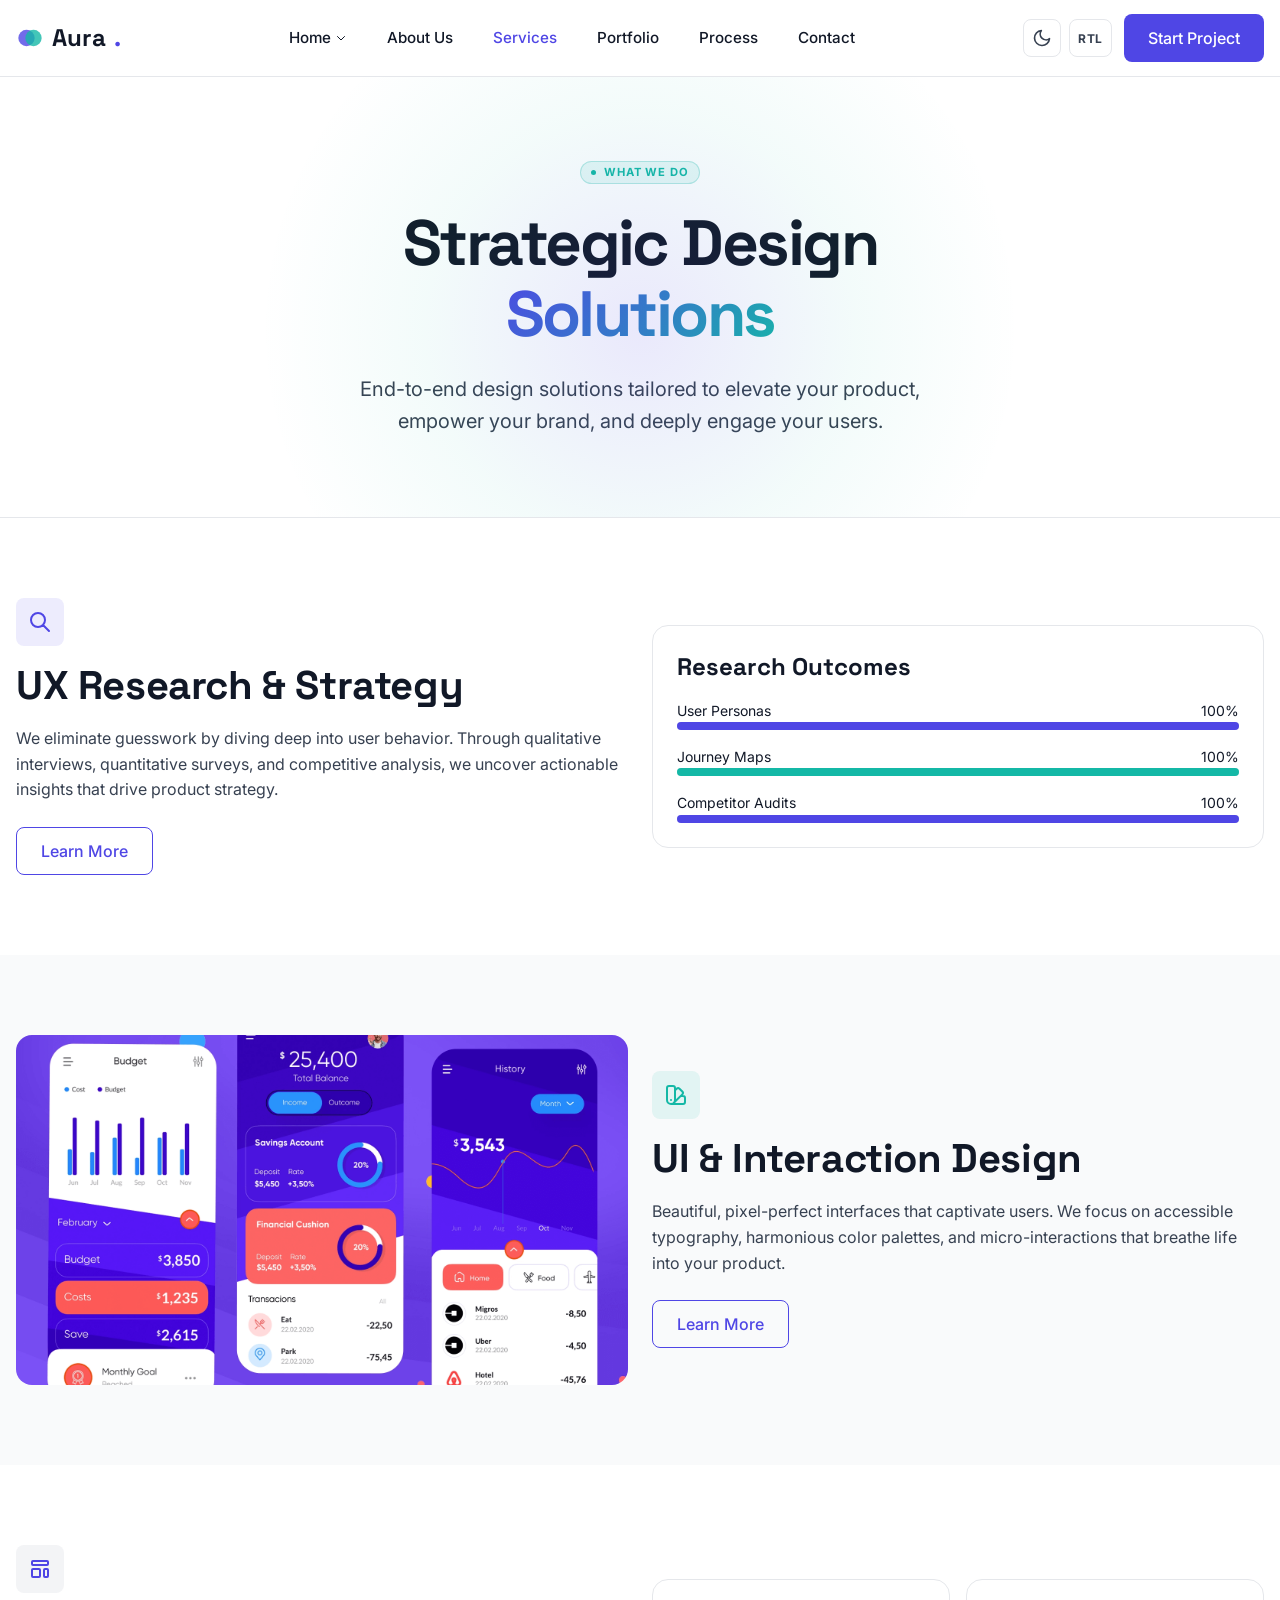
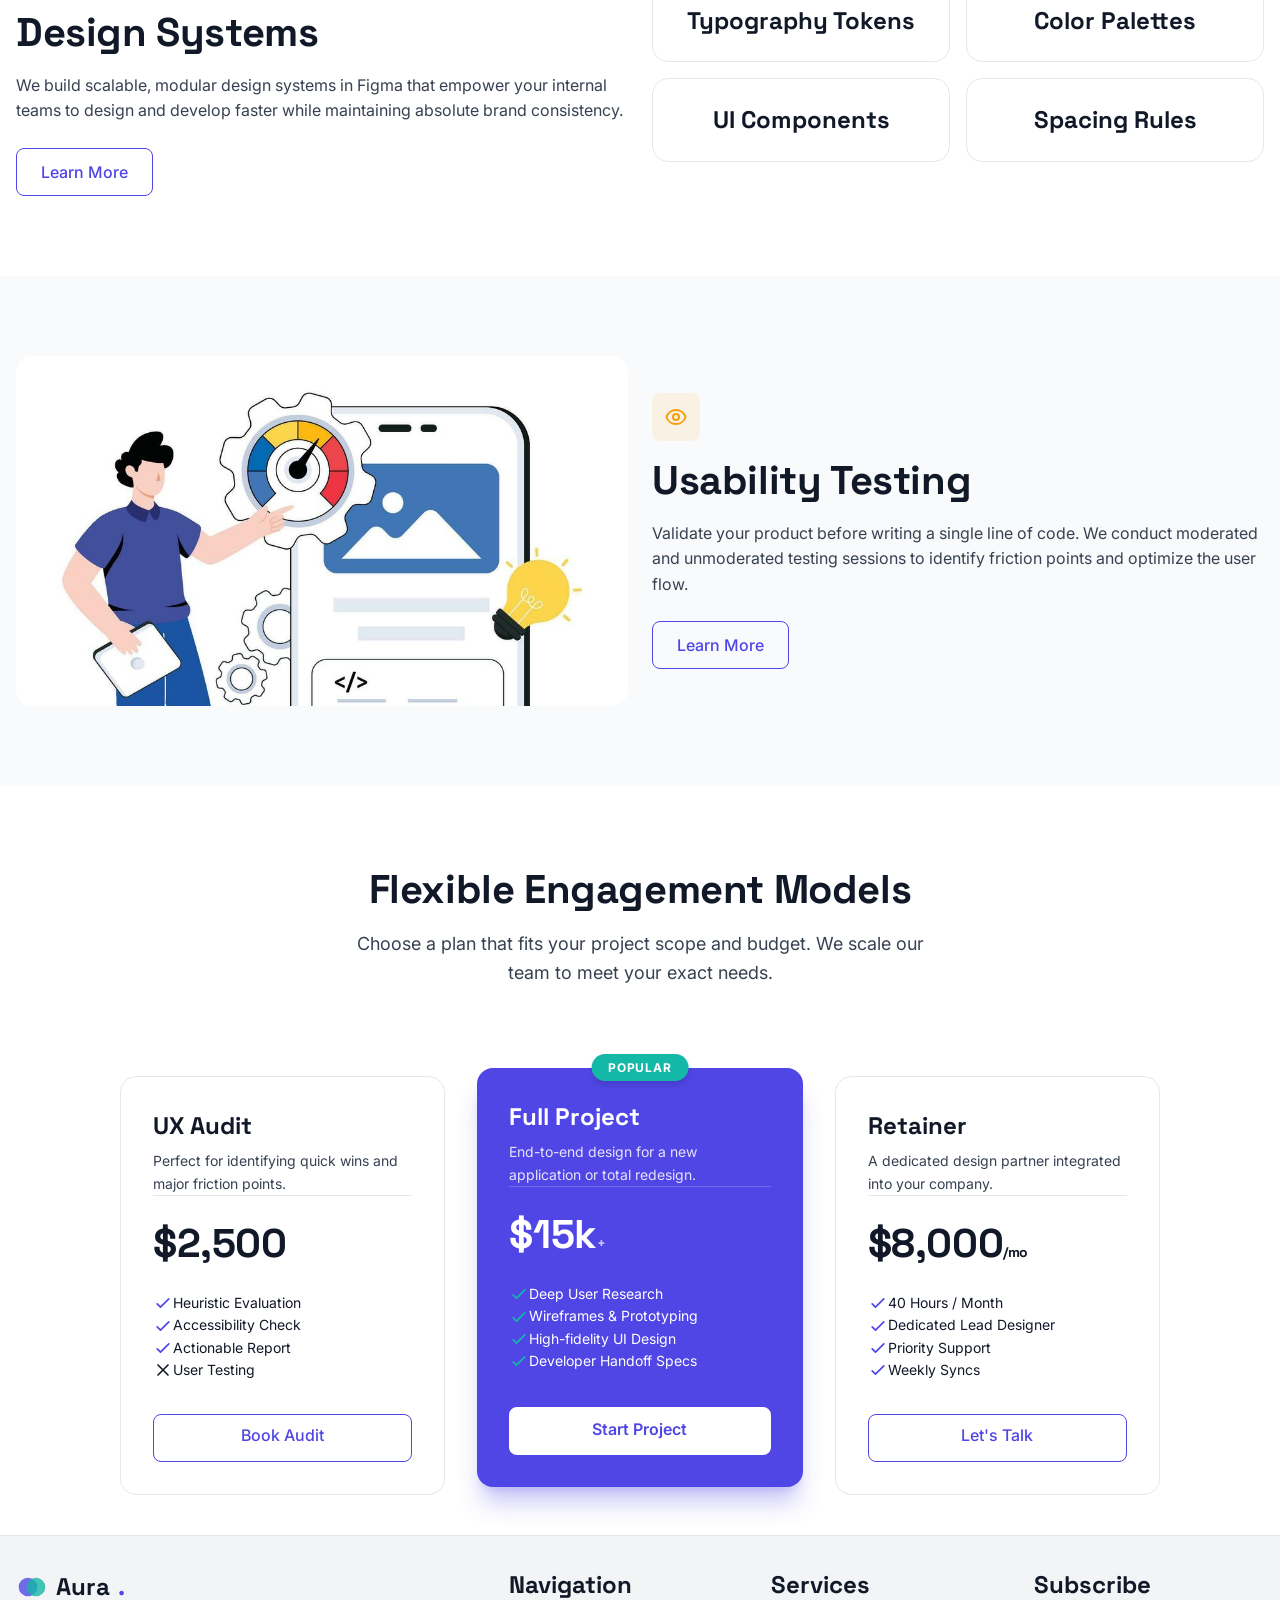
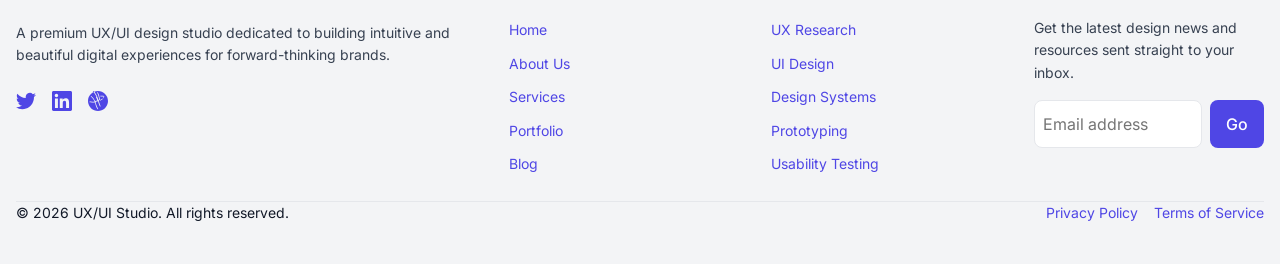
<file: pages/services.html>
<!DOCTYPE html>
<html lang="en">
<head>
    <meta charset="UTF-8">
    <meta name="viewport" content="width=device-width, initial-scale=1.0">
    <title>Aura.</title>
    <link rel="stylesheet" href="../assets/css/style.css">
    <link rel="stylesheet" href="../assets/css/components.css">
    <link rel="stylesheet" href="../assets/css/dark-mode.css">
    <link rel="stylesheet" href="../assets/css/rtl.css">

    <!-- Favicon (Task #1) -->
    <link rel="icon" type="image/svg+xml" href="data:image/svg+xml,<svg xmlns='http://www.w3.org/2000/svg' viewBox='0 0 24 24'><circle cx='9' cy='12' r='7' fill='%234f46e5' fill-opacity='0.8'/><circle cx='15' cy='12' r='7' fill='%2314b8a6' fill-opacity='0.8'/></svg>">

    
    <!-- Dark Mode & Direction Initializer (Prevents FOUC & persists across all pages) -->
    <script>
        (function() {
            try {
                const theme = localStorage.getItem('theme');
                if (theme === 'dark' || (!theme && window.matchMedia('(prefers-color-scheme: dark)').matches)) {
                    document.documentElement.classList.add('dark');
                }
                const direction = localStorage.getItem('direction');
                if (direction === 'rtl') {
                    document.documentElement.dir = 'rtl';
                }
            } catch (e) {
                if (window.matchMedia('(prefers-color-scheme: dark)').matches) {
                    document.documentElement.classList.add('dark');
                }
            }
        })();
    </script>
</head>
<body>
    <!-- Header -->
    <header class="navbar">
        <div class="container flex justify-between items-center">
            <a href="index.html" class="nav-brand">
                <svg width="28" height="28" viewBox="0 0 24 24" fill="none" xmlns="http://www.w3.org/2000/svg">
                    <circle cx="9" cy="12" r="7" fill="var(--primary-color)" fill-opacity="0.8"/>
                    <circle cx="15" cy="12" r="7" fill="var(--accent-color)" fill-opacity="0.8"/>
                </svg>
                Aura<span>.</span>
            </a>
            
            <nav id="navMenu" class="nav-menu">
                <div class="dropdown">
                    <a href="index.html" class="nav-link" style="cursor: pointer; display: inline-flex; align-items: center; gap: 4px;">
                        Home
                        <svg width="12" height="12" fill="none" stroke="currentColor" stroke-width="2" viewBox="0 0 24 24"><path stroke-linecap="round" stroke-linejoin="round" d="M19 9l-7 7-7-7"></path></svg>
                    </a>
                    <div class="dropdown-menu">
                        <a href="index.html" class="dropdown-item">Home V1</a>
                        <a href="index-2.html" class="dropdown-item">Home V2</a>
                    </div>
                </div>
                <a href="about.html" class="nav-link">About Us</a>
                <a href="services.html" class="nav-link">Services</a>
                <a href="portfolio.html" class="nav-link">Portfolio</a>
                <a href="process.html" class="nav-link">Process</a>
                <a href="contact.html" class="nav-link">Contact</a>
            </nav>
            
            <div class="nav-actions">
                <div class="nav-toggles">
                    <button id="darkModeToggle" class="icon-toggle-btn" aria-label="Toggle Theme" title="Toggle Theme">
                        <svg width="20" height="20" fill="none" stroke="currentColor" stroke-width="2" stroke-linecap="round" stroke-linejoin="round" viewBox="0 0 24 24"><path d="M21 12.79A9 9 0 1 1 11.21 3 7 7 0 0 0 21 12.79z"></path></svg>
                    </button>
                    <button id="rtlToggle" class="icon-toggle-btn rtl-toggle-btn" aria-label="Toggle RTL" title="Toggle Direction">RTL</button>
                </div>
                <a href="contact.html" class="btn btn-primary">Start Project</a>
            </div>
        </div>
    </header>
    <!-- Section 1: Hero (Premium Design) -->
    <section class="section pt-24 pb-24 text-center" style="background-color: var(--bg-primary); position: relative; overflow: hidden; border-bottom: 1px solid var(--border-color);">
        <!-- Abstract gradient orb for background depth -->
        <div style="position: absolute; top: -30%; left: 50%; transform: translateX(-50%); width: 60vw; height: 60vw; max-width: 800px; max-height: 800px; background: radial-gradient(circle, rgba(79, 70, 229, 0.12) 0%, rgba(20, 184, 166, 0.05) 40%, rgba(255,255,255,0) 70%); border-radius: 50%; pointer-events: none;"></div>
        
        <div class="container relative max-w-3xl mx-auto" style="z-index: 2; max-width: 800px;">
            <div class="badge-pill mb-6 mx-auto" style="background: rgba(20, 184, 166, 0.1); border: 1px solid rgba(20, 184, 166, 0.25); color: var(--accent-color); font-size: 0.7rem; padding: 0.25rem 0.65rem; letter-spacing: 0.08em;">
                <span style="width: 5px; height: 5px; background-color: var(--accent-color); border-radius: 50%; display: inline-block;"></span>
                <span>What We Do</span>
            </div>
            
            <h1 style="font-size: clamp(3rem, 5vw, 4.5rem); line-height: 1.1; letter-spacing: -0.04em; margin-bottom: var(--space-6);">
                Strategic Design <br>
                <span style="background: linear-gradient(135deg, var(--primary-color), var(--accent-color)); -webkit-background-clip: text; -webkit-text-fill-color: transparent;">Solutions</span>
            </h1>
            
            <p class="text-xl text-secondary mb-0 mx-auto" style="max-width: 600px;">End-to-end design solutions tailored to elevate your product, empower your brand, and deeply engage your users.</p>
        </div>
    </section>

    <!-- Section 2: UX Research -->
    <section class="section">
        <div class="container grid grid-cols-2 items-center gap-12">
            <div>
                <div class="card-icon" style="background-color: rgba(79, 70, 229, 0.1);"><svg width="24" height="24" fill="none" stroke="currentColor" stroke-width="2" viewBox="0 0 24 24"><path stroke-linecap="round" stroke-linejoin="round" d="M21 21l-6-6m2-5a7 7 0 11-14 0 7 7 0 0114 0z"></path></svg></div>
                <h2 class="mb-4">UX Research & Strategy</h2>
                <p class="mb-6">We eliminate guesswork by diving deep into user behavior. Through qualitative interviews, quantitative surveys, and competitive analysis, we uncover actionable insights that drive product strategy.</p>
                <a href="service-details.html" class="btn btn-secondary">Learn More</a>
            </div>
            <div class="card bg-tertiary border-0 p-8">
                <h4 class="h5 mb-4">Research Outcomes</h4>
                <div class="mb-4">
                    <div class="flex justify-between text-sm mb-1"><span>User Personas</span><span>100%</span></div>
                    <div style="width: 100%; height: 8px; background: var(--border-color); border-radius: 4px;"><div style="width: 100%; height: 100%; background: var(--primary-color); border-radius: 4px;"></div></div>
                </div>
                <div class="mb-4">
                    <div class="flex justify-between text-sm mb-1"><span>Journey Maps</span><span>100%</span></div>
                    <div style="width: 100%; height: 8px; background: var(--border-color); border-radius: 4px;"><div style="width: 100%; height: 100%; background: var(--accent-color); border-radius: 4px;"></div></div>
                </div>
                <div>
                    <div class="flex justify-between text-sm mb-1"><span>Competitor Audits</span><span>100%</span></div>
                    <div style="width: 100%; height: 8px; background: var(--border-color); border-radius: 4px;"><div style="width: 100%; height: 100%; background: var(--primary-color); border-radius: 4px;"></div></div>
                </div>
            </div>
        </div>
    </section>

    <!-- Section 3: UI Design -->
    <section class="section section-alt">
        <div class="container grid grid-cols-2 items-center gap-12">
            <div style="order: 2;">
                <div class="card-icon" style="background-color: rgba(20, 184, 166, 0.1); color: var(--accent-color);"><svg width="24" height="24" fill="none" stroke="currentColor" stroke-width="2" viewBox="0 0 24 24"><path stroke-linecap="round" stroke-linejoin="round" d="M7 21a4 4 0 01-4-4V5a2 2 0 012-2h4a2 2 0 012 2v12a4 4 0 01-4 4zm0 0h12a2 2 0 002-2v-4a2 2 0 00-2-2h-2.343M11 7.343l1.657-1.657a2 2 0 012.828 0l2.829 2.829a2 2 0 010 2.828l-8.486 8.485M7 17h.01"></path></svg></div>
                <h2 class="mb-4">UI & Interaction Design</h2>
                <p class="mb-6">Beautiful, pixel-perfect interfaces that captivate users. We focus on accessible typography, harmonious color palettes, and micro-interactions that breathe life into your product.</p>
                <a href="service-details.html" class="btn btn-secondary">Learn More</a>
            </div>
            <div style="order: 1;">
                <div class="shadow-md transition hover:-translate-y-1 duration-300" style="height: 350px; border-radius: var(--radius-lg); background-image: url('../assets/IMAGES/UI%20&%20Interaction%20Design.png'); background-size: cover; background-position: center;"></div>
            </div>
        </div>
    </section>

    <!-- Section 4: Design Systems -->
    <section class="section">
        <div class="container grid grid-cols-2 items-center gap-12">
            <div>
                <div class="card-icon"><svg width="24" height="24" fill="none" stroke="currentColor" stroke-width="2" viewBox="0 0 24 24"><path stroke-linecap="round" stroke-linejoin="round" d="M4 5a1 1 0 011-1h14a1 1 0 011 1v2a1 1 0 01-1 1H5a1 1 0 01-1-1V5zM4 13a1 1 0 011-1h6a1 1 0 011 1v6a1 1 0 01-1 1H5a1 1 0 01-1-1v-6zM16 13a1 1 0 011-1h2a1 1 0 011 1v6a1 1 0 01-1 1h-2a1 1 0 01-1-1v-6z"></path></svg></div>
                <h2 class="mb-4">Design Systems</h2>
                <p class="mb-6">We build scalable, modular design systems in Figma that empower your internal teams to design and develop faster while maintaining absolute brand consistency.</p>
                <a href="service-details.html" class="btn btn-secondary">Learn More</a>
            </div>
            <div class="grid grid-cols-2 gap-4">
                <div class="card text-center p-4"><h4 class="h6 mb-0">Typography Tokens</h4></div>
                <div class="card text-center p-4"><h4 class="h6 mb-0">Color Palettes</h4></div>
                <div class="card text-center p-4"><h4 class="h6 mb-0">UI Components</h4></div>
                <div class="card text-center p-4"><h4 class="h6 mb-0">Spacing Rules</h4></div>
            </div>
        </div>
    </section>

    <!-- Section 5: Usability Testing -->
    <section class="section section-alt">
        <div class="container grid grid-cols-2 items-center gap-12">
            <div style="order: 2;">
                <div class="card-icon" style="background-color: rgba(245, 158, 11, 0.1); color: var(--warning);"><svg width="24" height="24" fill="none" stroke="currentColor" stroke-width="2" viewBox="0 0 24 24"><path stroke-linecap="round" stroke-linejoin="round" d="M15 12a3 3 0 11-6 0 3 3 0 016 0z"></path><path stroke-linecap="round" stroke-linejoin="round" d="M2.458 12C3.732 7.943 7.523 5 12 5c4.478 0 8.268 2.943 9.542 7-1.274 4.057-5.064 7-9.542 7-4.477 0-8.268-2.943-9.542-7z"></path></svg></div>
                <h2 class="mb-4">Usability Testing</h2>
                <p class="mb-6">Validate your product before writing a single line of code. We conduct moderated and unmoderated testing sessions to identify friction points and optimize the user flow.</p>
                <a href="service-details.html" class="btn btn-secondary">Learn More</a>
            </div>
            <div style="order: 1;">
                <div class="shadow-md transition hover:-translate-y-1 duration-300" style="height: 350px; border-radius: var(--radius-lg); background-image: url('../assets/IMAGES/Usability%20Testing.jpg'); background-size: cover; background-position: top;"></div>
            </div>
        </div>
    </section>

    <!-- Section 6: Pricing -->
    <section class="section">
        <div class="container">
            <h2 class="text-center mb-4">Flexible Engagement Models</h2>
            <p class="text-center text-lg text-secondary mb-12 mx-auto" style="max-width: 600px; margin-left: auto; margin-right: auto; margin-bottom: 3.5rem;">Choose a plan that fits your project scope and budget. We scale our team to meet your exact needs.</p>
            
            <div class="pricing-grid">
                <!-- Tier 1: UX Audit -->
                <div class="pricing-card">
                    <div>
                        <h4 class="h5 mb-2">UX Audit</h4>
                        <p class="text-sm text-secondary mb-6 pb-6" style="border-bottom: 1px solid var(--border-color);">Perfect for identifying quick wins and major friction points.</p>
                        <h2 class="mb-6">$2,500</h2>
                        
                        <ul class="list-unstyled flex flex-col gap-3 mb-8" style="list-style: none; padding-left: 0;">
                            <li class="flex items-center gap-3 text-sm"><svg width="20" height="20" fill="none" stroke="var(--primary-color)" stroke-width="2" viewBox="0 0 24 24"><path stroke-linecap="round" stroke-linejoin="round" d="M5 13l4 4L19 7"></path></svg> Heuristic Evaluation</li>
                            <li class="flex items-center gap-3 text-sm"><svg width="20" height="20" fill="none" stroke="var(--primary-color)" stroke-width="2" viewBox="0 0 24 24"><path stroke-linecap="round" stroke-linejoin="round" d="M5 13l4 4L19 7"></path></svg> Accessibility Check</li>
                            <li class="flex items-center gap-3 text-sm"><svg width="20" height="20" fill="none" stroke="var(--primary-color)" stroke-width="2" viewBox="0 0 24 24"><path stroke-linecap="round" stroke-linejoin="round" d="M5 13l4 4L19 7"></path></svg> Actionable Report</li>
                            <li class="flex items-center gap-3 text-sm text-secondary opacity-50"><svg width="20" height="20" fill="none" stroke="currentColor" stroke-width="2" viewBox="0 0 24 24"><path stroke-linecap="round" stroke-linejoin="round" d="M6 18L18 6M6 6l12 12"></path></svg> User Testing</li>
                        </ul>
                    </div>
                    
                    <a href="contact.html" class="btn btn-secondary w-full text-center" style="width: 100%; display: block;">Book Audit</a>
                </div>

                <!-- Tier 2: Full Project (Popular) -->
                <div class="pricing-card pricing-card-popular">
                    <div class="pricing-popular-badge">POPULAR</div>
                    <div>
                        <h4 class="h5 mb-2" style="color: white;">Full Project</h4>
                        <p class="text-sm mb-6 pb-6" style="border-bottom: 1px solid rgba(255,255,255,0.2); color: rgba(255,255,255,0.85);">End-to-end design for a new application or total redesign.</p>
                        <h2 class="mb-6" style="color: white;">$15k<span class="text-sm font-normal" style="color: rgba(255,255,255,0.7);">+</span></h2>
                        
                        <ul class="list-unstyled flex flex-col gap-3 mb-8" style="list-style: none; padding-left: 0;">
                            <li class="flex items-center gap-3 text-sm"><svg width="20" height="20" fill="none" stroke="var(--accent-color)" stroke-width="2" viewBox="0 0 24 24"><path stroke-linecap="round" stroke-linejoin="round" d="M5 13l4 4L19 7"></path></svg> Deep User Research</li>
                            <li class="flex items-center gap-3 text-sm"><svg width="20" height="20" fill="none" stroke="var(--accent-color)" stroke-width="2" viewBox="0 0 24 24"><path stroke-linecap="round" stroke-linejoin="round" d="M5 13l4 4L19 7"></path></svg> Wireframes & Prototyping</li>
                            <li class="flex items-center gap-3 text-sm"><svg width="20" height="20" fill="none" stroke="var(--accent-color)" stroke-width="2" viewBox="0 0 24 24"><path stroke-linecap="round" stroke-linejoin="round" d="M5 13l4 4L19 7"></path></svg> High-fidelity UI Design</li>
                            <li class="flex items-center gap-3 text-sm"><svg width="20" height="20" fill="none" stroke="var(--accent-color)" stroke-width="2" viewBox="0 0 24 24"><path stroke-linecap="round" stroke-linejoin="round" d="M5 13l4 4L19 7"></path></svg> Developer Handoff Specs</li>
                        </ul>
                    </div>
                    
                    <a href="contact.html" class="btn btn-light-popular">Start Project</a>
                </div>

                <!-- Tier 3: Retainer -->
                <div class="pricing-card">
                    <div>
                        <h4 class="h5 mb-2">Retainer</h4>
                        <p class="text-sm text-secondary mb-6 pb-6" style="border-bottom: 1px solid var(--border-color);">A dedicated design partner integrated into your company.</p>
                        <h2 class="mb-6">$8,000<span class="text-sm text-secondary font-normal">/mo</span></h2>
                        
                        <ul class="list-unstyled flex flex-col gap-3 mb-8" style="list-style: none; padding-left: 0;">
                            <li class="flex items-center gap-3 text-sm"><svg width="20" height="20" fill="none" stroke="var(--primary-color)" stroke-width="2" viewBox="0 0 24 24"><path stroke-linecap="round" stroke-linejoin="round" d="M5 13l4 4L19 7"></path></svg> 40 Hours / Month</li>
                            <li class="flex items-center gap-3 text-sm"><svg width="20" height="20" fill="none" stroke="var(--primary-color)" stroke-width="2" viewBox="0 0 24 24"><path stroke-linecap="round" stroke-linejoin="round" d="M5 13l4 4L19 7"></path></svg> Dedicated Lead Designer</li>
                            <li class="flex items-center gap-3 text-sm"><svg width="20" height="20" fill="none" stroke="var(--primary-color)" stroke-width="2" viewBox="0 0 24 24"><path stroke-linecap="round" stroke-linejoin="round" d="M5 13l4 4L19 7"></path></svg> Priority Support</li>
                            <li class="flex items-center gap-3 text-sm"><svg width="20" height="20" fill="none" stroke="var(--primary-color)" stroke-width="2" viewBox="0 0 24 24"><path stroke-linecap="round" stroke-linejoin="round" d="M5 13l4 4L19 7"></path></svg> Weekly Syncs</li>
                        </ul>
                    </div>
                    
                    <a href="contact.html" class="btn btn-secondary w-full text-center" style="width: 100%; display: block;">Let's Talk</a>
                </div>

            </div>
        </div>
    </section>

    <!-- Footer -->
    <footer class="footer" style="background-color: var(--bg-tertiary); margin-top: 0; border-top: 1px solid var(--border-color);">
        <div class="container">
            <div class="footer-grid gap-8 mb-8">
                <!-- Column 1: Brand & Info -->
                <div style="grid-column: span 1;">
                    <a href="index.html" class="nav-brand mb-4" style="font-size: 1.5rem; display: flex; align-items: center; gap: 8px; text-decoration: none;">
                        <svg width="32" height="32" viewBox="0 0 24 24" fill="none" xmlns="http://www.w3.org/2000/svg">
                            <circle cx="9" cy="12" r="7" fill="var(--primary-color)" fill-opacity="0.8"/>
                            <circle cx="15" cy="12" r="7" fill="var(--accent-color)" fill-opacity="0.8"/>
                        </svg>
                        Aura<span>.</span>
                    </a>
                    <p class="text-sm text-secondary mb-6">A premium UX/UI design studio dedicated to building intuitive and beautiful digital experiences for forward-thinking brands.</p>
                    <div class="flex gap-4">
                        <a href="#" class="text-secondary" aria-label="Twitter"><svg width="20" height="20" fill="currentColor" viewBox="0 0 24 24"><path d="M23.953 4.57a10 10 0 01-2.825.775 4.958 4.958 0 002.163-2.723c-.951.555-2.005.959-3.127 1.184a4.92 4.92 0 00-8.384 4.482C7.69 8.095 4.067 6.13 1.64 3.162a4.822 4.822 0 00-.666 2.475c0 1.71.87 3.213 2.188 4.096a4.904 4.904 0 01-2.228-.616v.06a4.923 4.923 0 003.946 4.827 4.996 4.996 0 01-2.212.085 4.936 4.936 0 004.604 3.417 9.867 9.867 0 01-6.102 2.105c-.39 0-.779-.023-1.17-.067a13.995 13.995 0 007.557 2.209c9.053 0 13.998-7.496 13.998-13.985 0-.21 0-.42-.015-.63A9.935 9.935 0 0024 4.59z"/></svg></a>
                        <a href="#" class="text-secondary" aria-label="LinkedIn"><svg width="20" height="20" fill="currentColor" viewBox="0 0 24 24"><path d="M20.447 20.452h-3.554v-5.569c0-1.328-.027-3.037-1.852-3.037-1.853 0-2.136 1.445-2.136 2.939v5.667H9.351V9h3.414v1.561h.046c.477-.9 1.637-1.85 3.37-1.85 3.601 0 4.267 2.37 4.267 5.455v6.286zM5.337 7.433c-1.144 0-2.063-.926-2.063-2.065 0-1.138.92-2.063 2.063-2.063 1.14 0 2.064.925 2.064 2.063 0 1.139-.925 2.065-2.064 2.065zm1.782 13.019H3.555V9h3.564v11.452zM22.225 0H1.771C.792 0 0 .774 0 1.729v20.542C0 23.227.792 24 1.771 24h20.451C23.2 24 24 23.227 24 22.271V1.729C24 .774 23.2 0 22.222 0h.003z"/></svg></a>
                        <a href="#" class="text-secondary" aria-label="Dribbble"><svg width="20" height="20" fill="currentColor" viewBox="0 0 24 24"><path d="M12 24C5.385 24 0 18.615 0 12S5.385 0 12 0s12 5.385 12 12-5.385 12-12 12zm8.793-12.012c-.08-.137-2.31-3.921-6.84-4.522.062-.162.118-.328.172-.497 2.384-.528 4.708.01 4.887.056.241.062.464-.108.528-.35.064-.241-.106-.464-.348-.528-.278-.073-2.85-.694-5.49.034-.515-1.503-1.168-3.08-1.874-4.502-.117-.234-.403-.314-.62-.178-.22.138-.3.424-.183.66 2.457 4.966 2.464 9.176 2.464 9.255v.02c0 .248.203.45.45.45.247 0 .45-.202.45-.45v-.01c-.004-.378-.063-2.617-.92-5.508 4.09.435 6.096 3.865 6.136 3.935.127.215.405.286.62.16.216-.128.288-.407.16-.623zM9.535 7.185c.678 1.34 1.287 2.805 1.776 4.2-.876.246-1.84.444-2.885.576C7.03 8.35 4.316 6.32 4.14 6.186c-.198-.152-.486-.114-.638.083-.153.2-.116.488.083.64.06.044 2.864 2.152 4.414 5.96-2.583.18-5.57-.142-5.696-.157-.246-.03-.473.146-.504.39-.03.246.146.473.392.503.238.028 3.428.373 6.195.122.378 1.83 1.05 4.673 2.925 8.012.122.218.4.296.618.174.22-.12.298-.398.176-.617C9.9 17.39 9.39 14.532 9.1 12.833c1.077-.128 2.062-.317 2.956-.56.91 3.233 2.122 6.02 2.17 6.13.1.226.368.328.594.228.226-.1.328-.368.228-.594-.025-.054-1.225-2.83-2.127-6.046 3.99-.443 6.015-3.69 6.05-3.743.14-.207.086-.487-.12-.628-.206-.14-.486-.085-.626.12-.008.01-1.782 2.846-5.462 3.32-.47-1.32-.98-2.67-1.54-3.98-3.085-7.152-7.25-9.98-7.31-10.02-.206-.142-.486-.09-.628.118-.142.206-.09.486.118.628.024.018 3.93 2.682 6.83 9.387z"/></svg></a>
                    </div>
                </div>
                
                <!-- Column 2: Navigation -->
                <div>
                    <h4 class="h5 mb-4">Navigation</h4>
                    <ul class="list-unstyled flex flex-col gap-2" style="list-style: none; padding-left: 0;">
                        <li><a href="index.html" class="text-secondary text-sm" style="text-decoration: none;">Home</a></li>
                        <li><a href="about.html" class="text-secondary text-sm" style="text-decoration: none;">About Us</a></li>
                        <li><a href="services.html" class="text-secondary text-sm" style="text-decoration: none;">Services</a></li>
                        <li><a href="portfolio.html" class="text-secondary text-sm" style="text-decoration: none;">Portfolio</a></li>
                        <li><a href="blog.html" class="text-secondary text-sm" style="text-decoration: none;">Blog</a></li>
                    </ul>
                </div>
                
                <!-- Column 3: Services -->
                <div>
                    <h4 class="h5 mb-4">Services</h4>
                    <ul class="list-unstyled flex flex-col gap-2" style="list-style: none; padding-left: 0;">
                        <li><a href="service-details.html" class="text-secondary text-sm" style="text-decoration: none;">UX Research</a></li>
                        <li><a href="service-details.html" class="text-secondary text-sm" style="text-decoration: none;">UI Design</a></li>
                        <li><a href="service-details.html" class="text-secondary text-sm" style="text-decoration: none;">Design Systems</a></li>
                        <li><a href="service-details.html" class="text-secondary text-sm" style="text-decoration: none;">Prototyping</a></li>
                        <li><a href="service-details.html" class="text-secondary text-sm" style="text-decoration: none;">Usability Testing</a></li>
                    </ul>
                </div>

                <!-- Column 4: Newsletter -->
                <div>
                    <h4 class="h5 mb-4">Subscribe</h4>
                    <p class="text-sm text-secondary mb-4">Get the latest design news and resources sent straight to your inbox.</p>
                    <form class="flex gap-2">
                        <input type="email" class="form-control text-sm" placeholder="Email address" style="padding: 0.5rem; flex-grow: 1;">
                        <button type="submit" class="btn btn-primary" style="padding: 0.5rem 1rem;">Go</button>
                    </form>
                </div>
            </div>
            
            <!-- Bottom Bar -->
            <div class="flex justify-between items-center pt-6 footer-bottom-bar" style="border-top: 1px solid var(--border-color);">
                <div class="text-sm text-secondary">
                    &copy; 2026 UX/UI Studio. All rights reserved.
                </div>
                <div class="flex gap-4">
                    <a href="#" class="text-sm text-secondary" style="text-decoration: none;">Privacy Policy</a>
                    <a href="#" class="text-sm text-secondary" style="text-decoration: none;">Terms of Service</a>
                </div>
            </div>
        </div>
    </footer>
    <script src="../assets/js/main.js?v=1789358417586"></script>
</body>
</html>
</file>
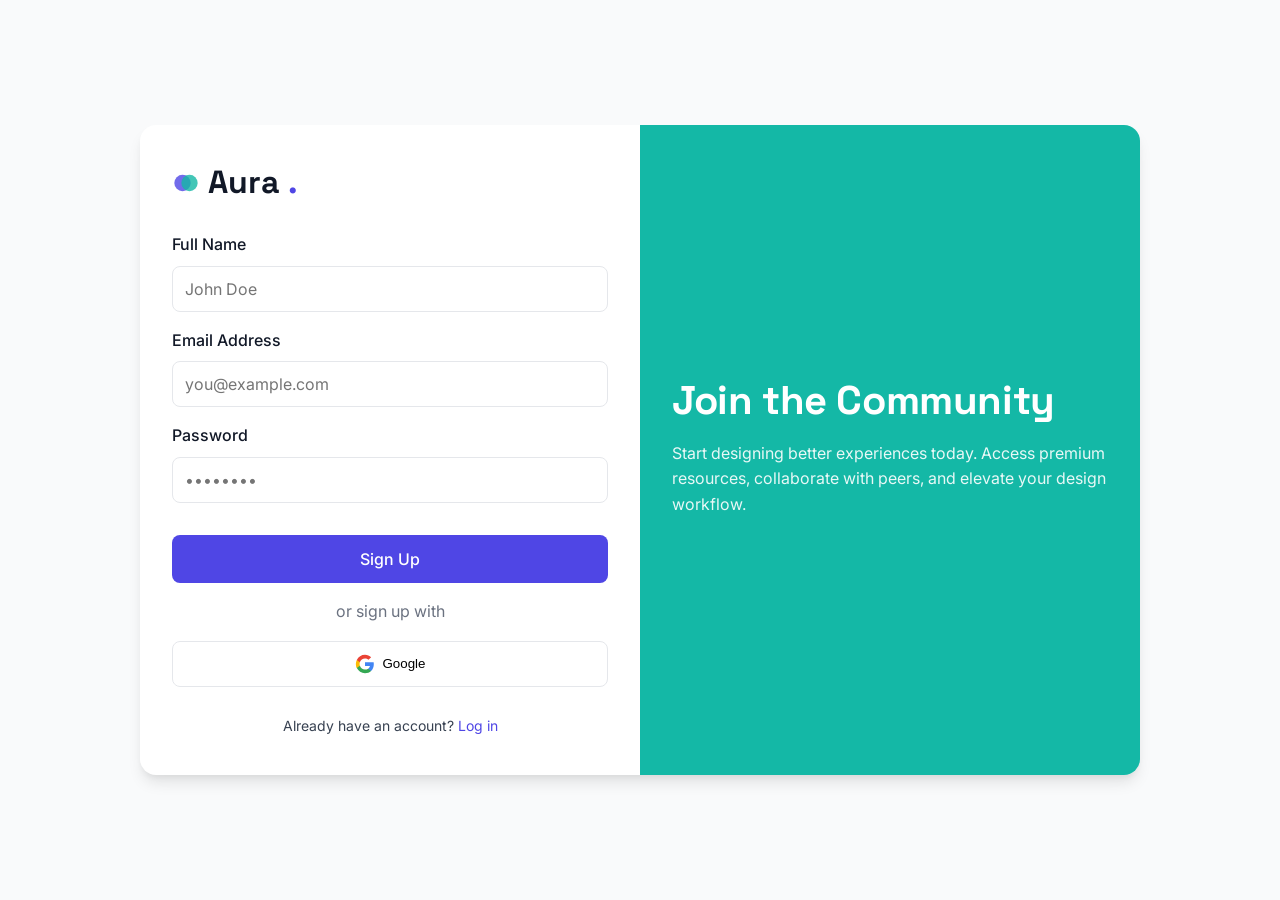
<file: pages/signup.html>
<!DOCTYPE html>
<html lang="en">
<head>
    <meta charset="UTF-8">
    <meta name="viewport" content="width=device-width, initial-scale=1.0">
    <title>Aura.</title>
    <link rel="stylesheet" href="../assets/css/style.css">
    <link rel="stylesheet" href="../assets/css/components.css">
    <link rel="stylesheet" href="../assets/css/dark-mode.css">
    <link rel="stylesheet" href="../assets/css/rtl.css">
    <link rel="icon" type="image/svg+xml" href="data:image/svg+xml,<svg xmlns='http://www.w3.org/2000/svg' viewBox='0 0 24 24'><circle cx='9' cy='12' r='7' fill='%234f46e5' fill-opacity='0.8'/><circle cx='15' cy='12' r='7' fill='%2314b8a6' fill-opacity='0.8'/></svg>">
    <style>
        body { margin: 0; padding: 0; height: 100vh; display: flex; align-items: center; justify-content: center; background-color: var(--bg-secondary); }
        .auth-container { width: 100%; max-width: 1000px; display: grid; grid-template-columns: 1fr 1fr; background: var(--bg-primary); border-radius: var(--radius-lg); overflow: hidden; box-shadow: var(--shadow-lg); height: 650px; }
        .auth-form { padding: var(--space-8); display: flex; flex-direction: column; justify-content: center; }
        .auth-hero { background-color: var(--accent-color); padding: var(--space-8); color: white; display: flex; flex-direction: column; justify-content: center; position: relative; }
        .brand-center { text-align: center; margin-bottom: var(--space-6); }
        .brand-center .nav-brand { font-size: 2rem; }
        .social-btn { display: flex; align-items: center; justify-content: center; gap: var(--space-2); width: 100%; margin-bottom: var(--space-3); border: 1px solid var(--border-color); background: var(--bg-primary); padding: var(--space-3); border-radius: var(--radius-md); font-weight: 500; cursor: pointer; transition: background-color var(--transition-fast); }
        .social-btn:hover { background-color: var(--bg-secondary); }
    </style>

    
    <!-- Dark Mode & Direction Initializer (Prevents FOUC & persists across all pages) -->
    <script>
        (function() {
            try {
                const theme = localStorage.getItem('theme');
                if (theme === 'dark' || (!theme && window.matchMedia('(prefers-color-scheme: dark)').matches)) {
                    document.documentElement.classList.add('dark');
                }
                const direction = localStorage.getItem('direction');
                if (direction === 'rtl') {
                    document.documentElement.dir = 'rtl';
                }
            } catch (e) {
                if (window.matchMedia('(prefers-color-scheme: dark)').matches) {
                    document.documentElement.classList.add('dark');
                }
            }
        })();
    </script>
</head>
<body>
    <div class="auth-container">
        <div class="auth-form">
            <div class="brand-center">
                <a href="index.html" class="nav-brand" style="display: flex; align-items: center; gap: 8px;">
                <svg width="28" height="28" viewBox="0 0 24 24" fill="none" xmlns="http://www.w3.org/2000/svg">
                    <circle cx="9" cy="12" r="7" fill="var(--primary-color)" fill-opacity="0.8"/>
                    <circle cx="15" cy="12" r="7" fill="var(--accent-color)" fill-opacity="0.8"/>
                </svg>
                Aura<span>.</span>
            </a>
            </div>
            
            <form>
                <div class="form-group">
                    <label class="form-label">Full Name</label>
                    <input type="text" class="form-control" placeholder="John Doe" required>
                </div>
                <div class="form-group">
                    <label class="form-label">Email Address</label>
                    <input type="email" class="form-control" placeholder="you@example.com" required>
                </div>
                <div class="form-group">
                    <label class="form-label">Password</label>
                    <input type="password" class="form-control" placeholder="••••••••" required>
                </div>
                <button type="submit" class="btn btn-primary" style="width: 100%; margin-top: var(--space-4);">Sign Up</button>
            </form>
            
            <div style="text-align: center; margin: var(--space-4) 0; color: var(--text-light);">or sign up with</div>
            
            <button class="social-btn">
                <svg width="20" height="20" viewBox="0 0 24 24" fill="#4285F4"><path d="M22.56 12.25c0-.78-.07-1.53-.2-2.25H12v4.26h5.92c-.26 1.37-1.04 2.53-2.21 3.31v2.77h3.57c2.08-1.92 3.28-4.74 3.28-8.09z"/><path d="M12 23c2.97 0 5.46-.98 7.28-2.66l-3.57-2.77c-.98.66-2.23 1.06-3.71 1.06-2.86 0-5.29-1.93-6.16-4.53H2.18v2.84C3.99 20.53 7.7 23 12 23z" fill="#34A853"/><path d="M5.84 14.09c-.22-.66-.35-1.36-.35-2.09s.13-1.43.35-2.09V7.07H2.18C1.43 8.55 1 10.22 1 12s.43 3.45 1.18 4.93l2.85-2.22.81-.62z" fill="#FBBC05"/><path d="M12 5.38c1.62 0 3.06.56 4.21 1.64l3.15-3.15C17.45 2.09 14.97 1 12 1 7.7 1 3.99 3.47 2.18 7.07l3.66 2.84c.87-2.6 3.3-4.53 6.16-4.53z" fill="#EA4335"/></svg>
                Google
            </button>
            
            <div style="text-align: center; margin-top: var(--space-4);">
                <p class="text-sm">Already have an account? <a href="login.html">Log in</a></p>
            </div>
        </div>
        <div class="auth-hero">
            <h2 style="color: white; margin-bottom: var(--space-4);">Join the Community</h2>
            <p style="color: rgba(255,255,255,0.9);">Start designing better experiences today. Access premium resources, collaborate with peers, and elevate your design workflow.</p>
        </div>
    </div>
</body>
</html>
</file>
<file: assets/css/style.css>
/*
  Theme Name: UX/UI Design Studio
  Description: Modern HTML Template for UX/UI Agencies
  Version: 1.0
*/

@import url('https://fonts.googleapis.com/css2?family=Inter:wght@300;400;500;600;700&family=Space+Grotesk:wght@400;500;600;700&display=swap');

/* ==========================================================================
   CSS Variables
   ========================================================================== */
:root {
  /* 
   * COLOR PALETTE (Task #32)
   * Primary: Indigo (#4F46E5) - Used for primary actions, buttons, and links.
   * Accent: Teal (#14B8A6) - Used for highlights and secondary elements.
   * Backgrounds: White (#FFFFFF) to Light Gray (#F3F4F6) for depth.
   */
  --primary-color: #4F46E5; /* Indigo */
  --primary-hover: #4338CA;
  --accent-color: #14B8A6; /* Teal */
  
  --text-primary: #111827;
  --text-secondary: #374151; /* Increased contrast (Task #26, #27) */
  --text-light: #6B7280;     /* Increased contrast */
  
  --bg-primary: #FFFFFF;
  --bg-secondary: #F9FAFB;
  --bg-tertiary: #F3F4F6;
  
  --border-color: #E5E7EB;
  
  /* Status Colors */
  --success: #10B981;
  --error: #EF4444;
  --warning: #F59E0B;
  
  /* Typography */
  --font-body: 'Inter', sans-serif;
  --font-heading: 'Space Grotesk', sans-serif;
  
  /* Spacing Base */
  --space-1: 0.25rem; /* 4px */
  --space-2: 0.5rem;  /* 8px */
  --space-3: 0.75rem; /* 12px */
  --space-4: 1rem;    /* 16px */
  --space-5: 1.25rem; /* 20px */
  --space-6: 1.5rem;  /* 24px */
  --space-8: 2rem;    /* 32px */
  --space-10: 2.5rem; /* 40px */
  --space-12: 3rem;   /* 48px */
  --space-16: 4rem;   /* 64px */
  --space-20: 5rem;   /* 80px */
  --space-24: 6rem;   /* 96px */
  
  /* Transitions */
  --transition-fast: 0.2s ease;
  --transition-normal: 0.3s ease;
  --transition-slow: 0.5s ease;
  
  /* Border Radius */
  --radius-sm: 0.25rem;
  --radius-md: 0.5rem;
  --radius-lg: 1rem;
  --radius-xl: 1.5rem;
  --radius-full: 9999px;
  
  /* Shadows */
  --shadow-sm: 0 1px 2px 0 rgba(0, 0, 0, 0.05);
  --shadow-md: 0 4px 6px -1px rgba(0, 0, 0, 0.1), 0 2px 4px -1px rgba(0, 0, 0, 0.06);
  --shadow-lg: 0 10px 15px -3px rgba(0, 0, 0, 0.1), 0 4px 6px -2px rgba(0, 0, 0, 0.05);
}

/* ==========================================================================
   Reset & Base Styles
   ========================================================================== */
*, *::before, *::after {
  box-sizing: border-box;
  margin: 0;
  padding: 0;
}

html {
  font-size: 16px;
  scroll-behavior: smooth;
}

body {
  font-family: var(--font-body);
  color: var(--text-primary);
  background-color: var(--bg-primary);
  line-height: 1.6;
  -webkit-font-smoothing: antialiased;
  -moz-osx-font-smoothing: grayscale;
  transition: background-color var(--transition-normal), color var(--transition-normal);
  overflow-x: hidden;
  width: 100%;
}

/* Typography */
h1, h2, h3, h4, h5, h6 {
  font-family: var(--font-heading);
  font-weight: 700;
  line-height: 1.2;
  margin-bottom: var(--space-4);
  color: var(--text-primary);
}

h1 { font-size: 3.5rem; letter-spacing: -0.02em; font-weight: 700; line-height: 1.2; }
h2 { font-size: 2.5rem; letter-spacing: -0.01em; font-weight: 700; line-height: 1.2; }
h3 { font-size: 2rem; font-weight: 700; line-height: 1.3; }
h4 { font-size: 1.5rem; font-weight: 700; line-height: 1.4; }
h5 { font-size: 1.25rem; font-weight: 600; }
h6 { font-size: 1rem; font-weight: 600; }

p {
  color: var(--text-secondary);
  margin-bottom: var(--space-4);
}

a {
  color: var(--primary-color);
  text-decoration: none;
  transition: color var(--transition-fast);
}

a:hover {
  color: var(--primary-hover);
}

ul, ol {
  list-style: none;
}

img {
  max-width: 100%;
  height: auto;
  display: block;
}

/* ==========================================================================
   Layout & Utility Classes
   ========================================================================== */
.container {
  width: 100%;
  max-width: 1280px;
  margin: 0 auto;
  padding: 0 var(--space-4);
}

.section {
  padding: var(--space-20) 0;
}

.section-alt {
  background-color: var(--bg-secondary);
}

/* Grid & Flex */
.grid { display: grid; gap: var(--space-6); }
.grid-cols-2 { grid-template-columns: repeat(2, 1fr); }
.grid-cols-3 { grid-template-columns: repeat(3, 1fr); }
.grid-cols-4 { grid-template-columns: repeat(4, 1fr); }

.flex { display: flex; }
.inline-flex { display: inline-flex; }
.flex-col { flex-direction: column; }
.items-center { align-items: center; }
.justify-center { justify-content: center; }
.justify-between { justify-content: space-between; }
.flex-wrap { flex-wrap: wrap; }
.gap-2 { gap: var(--space-2); }
.gap-4 { gap: var(--space-4); }
.gap-6 { gap: var(--space-6); }
.gap-8 { gap: var(--space-8); }
.mx-auto { margin-left: auto; margin-right: auto; }
.w-full { width: 100%; }

/* Spacing Helpers */
.mt-0 { margin-top: 0; }
.mb-0 { margin-bottom: 0; }
.mt-2 { margin-top: var(--space-2); }
.mb-2 { margin-bottom: var(--space-2); }
.mt-4 { margin-top: var(--space-4); }
.mb-4 { margin-bottom: var(--space-4); }
.mt-6 { margin-top: var(--space-6); }
.mb-6 { margin-bottom: var(--space-6); }
.mt-8 { margin-top: var(--space-8); }
.mb-8 { margin-bottom: var(--space-8); }
.mt-10 { margin-top: var(--space-10); }
.mb-10 { margin-bottom: var(--space-10); }
.mt-12 { margin-top: var(--space-12); }
.mb-12 { margin-bottom: var(--space-12); }
.pt-16 { padding-top: var(--space-16); }
.pb-16 { padding-bottom: var(--space-16); }
.pt-12 { padding-top: var(--space-12); }
.pb-12 { padding-bottom: var(--space-12); }
.pt-8 { padding-top: var(--space-8); }
.pb-8 { padding-bottom: var(--space-8); }
.pt-0 { padding-top: 0; }
.pb-0 { padding-bottom: 0; }
.p-0 { padding: 0 !important; }
.p-2 { padding: var(--space-2); }
.p-4 { padding: var(--space-4); }
.p-6 { padding: var(--space-6); }
.p-8 { padding: var(--space-8); }
.p-10 { padding: var(--space-10); }
.p-12 { padding: var(--space-12); }

/* Text Utilities */
.text-center { text-align: center; }
.text-left { text-align: left; }
.text-right { text-align: right; }
.text-xs { font-size: 0.75rem; }
.text-sm { font-size: 0.875rem; }
.text-lg { font-size: 1.125rem; }
.text-xl { font-size: 1.25rem; }
.font-bold { font-weight: 700; }
.font-medium { font-weight: 500; }
.text-primary { color: var(--primary-color); }
.text-accent { color: var(--accent-color); }

/* Responsive Overrides */
@media (max-width: 1024px) {
  h1 { font-size: 2.75rem; }
  h2 { font-size: 2rem; }
  .grid-cols-4 { grid-template-columns: repeat(2, 1fr); }
}

@media (max-width: 768px) {
  h1 { font-size: 2.25rem; }
  h2 { font-size: 1.75rem; }
  .grid-cols-2, .grid-cols-3, .grid-cols-4 { grid-template-columns: 1fr; }
  .section { padding: var(--space-12) 0; }
}

@media (max-width: 480px) {
  h1 { font-size: 1.85rem; }
  h2 { font-size: 1.5rem; }
  .section { padding: var(--space-10) 0; }
}

/* ==========================================================================
   Premium Animations
   ========================================================================== */
.fade-up {
    opacity: 0;
    transform: translateY(30px);
    transition: opacity 0.8s cubic-bezier(0.16, 1, 0.3, 1), transform 0.8s cubic-bezier(0.16, 1, 0.3, 1);
    will-change: opacity, transform;
}
.fade-up.is-visible {
    opacity: 1;
    transform: translateY(0);
}

.delay-100 { transition-delay: 100ms; }
.delay-200 { transition-delay: 200ms; }
.delay-300 { transition-delay: 300ms; }
.delay-400 { transition-delay: 400ms; }

/* Hero Zoom animation */
@keyframes slowZoom {
    0% { transform: scale(1); }
    100% { transform: scale(1.05); }
}
.hero-bg-anim {
    animation: slowZoom 20s ease-in-out infinite alternate;
}
</file>
<file: assets/css/components.css>
/* ==========================================================================
   Buttons
   ========================================================================== */
.btn {
  display: inline-flex;
  align-items: center;
  justify-content: center;
  text-align: center; /* Task #30 */
  padding: var(--space-3) var(--space-6);
  font-family: var(--font-body);
  font-weight: 500;
  border-radius: var(--radius-md);
  border: none;
  cursor: pointer;
  transition: all var(--transition-normal);
  text-decoration: none;
  font-size: 1rem;
  min-height: 48px; /* Task #9: Consistent height */
  line-height: 1;
}

.btn-primary {
  background-color: var(--primary-color);
  color: #ffffff;
}

.btn-primary:hover {
  background-color: var(--primary-hover);
  color: #ffffff;
  transform: translateY(-2px);
  box-shadow: var(--shadow-md);
}

.btn-secondary {
  background-color: transparent;
  color: var(--primary-color);
  border: 1px solid var(--primary-color);
}

.btn-secondary:hover {
  background-color: var(--primary-color);
  color: #ffffff;
}

.btn-outline-white {
  background-color: transparent;
  color: #ffffff;
  border: 1.5px solid rgba(255, 255, 255, 0.85);
}

.btn-outline-white:hover {
  background-color: #ffffff !important;
  color: #111827 !important; /* High contrast: dark text on white background (16.1:1 ratio) */
  border-color: #ffffff !important;
  transform: translateY(-2px);
  box-shadow: var(--shadow-md);
}

/* ==========================================================================
   Badge / Pill
   ========================================================================== */
.badge-pill {
  display: inline-flex;
  align-items: center;
  gap: 0.5rem;
  padding: 0.35rem 0.85rem;
  border-radius: var(--radius-full);
  font-size: 0.75rem;
  font-weight: 700;
  letter-spacing: 0.05em;
  text-transform: uppercase;
  width: fit-content;
  max-width: max-content;
  line-height: 1.2;
}

/* ==========================================================================
   Cards
   ========================================================================== */
.card {
  background-color: var(--bg-primary);
  border-radius: var(--radius-lg);
  padding: var(--space-6);
  border: 1px solid var(--border-color);
  transition: transform var(--transition-normal), box-shadow var(--transition-normal);
}

.card:hover {
  transform: translateY(-5px);
  box-shadow: var(--shadow-lg);
}

.card-icon {
  width: 48px;
  height: 48px;
  background-color: var(--bg-tertiary);
  color: var(--primary-color);
  display: flex;
  align-items: center;
  justify-content: center;
  border-radius: var(--radius-md);
  margin-bottom: var(--space-4);
  font-size: 1.5rem;
}

/* ==========================================================================
   Forms
   ========================================================================== */
.form-group {
  margin-bottom: var(--space-4);
}

.form-label {
  display: block;
  margin-bottom: var(--space-2);
  font-weight: 500;
  color: var(--text-primary);
}

.form-control {
  width: 100%;
  padding: var(--space-3);
  border: 1px solid var(--border-color);
  border-radius: var(--radius-md);
  font-family: var(--font-body);
  font-size: 1rem;
  background-color: var(--bg-primary);
  color: var(--text-primary);
  transition: border-color var(--transition-fast), box-shadow var(--transition-fast);
}

.form-control:focus {
  outline: none;
  border-color: var(--primary-color);
  box-shadow: 0 0 0 3px rgba(79, 70, 229, 0.1);
}

/* ==========================================================================
   Navbar
   ========================================================================== */
.navbar {
  position: sticky;
  top: 0;
  z-index: 1000;
  width: 100%;
  background-color: var(--bg-primary);
  border-bottom: 1px solid var(--border-color);
  transition: background-color var(--transition-normal);
}

.navbar .container {
  display: flex;
  align-items: center;
  justify-content: space-between;
  min-height: 76px;
  gap: var(--space-4);
}

/* Dropdown alignment */
.dropdown {
  position: relative;
}
.dropdown-menu {
  position: absolute;
  top: 100%;
  left: 0;
  min-width: 180px;
  background-color: var(--bg-primary);
  border: 1px solid var(--border-color);
  border-radius: var(--radius-md);
  box-shadow: var(--shadow-lg);
  display: none;
  z-index: 1001;
  padding: 0.25rem 0;
}
.dropdown:hover .dropdown-menu {
  display: block;
}
.dropdown-item {
  display: block;
  padding: var(--space-2) var(--space-4);
  color: var(--text-primary);
  text-decoration: none;
  font-size: 0.9rem;
  transition: background-color var(--transition-fast);
}
.dropdown-item:hover {
  background-color: var(--bg-secondary);
  color: var(--primary-color);
}

.nav-brand {
  font-family: var(--font-heading);
  font-size: 1.5rem;
  font-weight: 700;
  color: var(--text-primary);
  display: flex;
  align-items: center;
  gap: 8px;
  text-decoration: none;
  flex-shrink: 0;
}

.nav-brand span {
  color: var(--primary-color);
}

.nav-menu {
  display: flex;
  gap: var(--space-4);
  align-items: center;
  list-style: none;
  margin: 0;
  padding: 0;
}

.nav-link {
  color: var(--text-primary);
  font-weight: 500;
  font-size: 0.95rem;
  padding: var(--space-2) var(--space-3);
  display: inline-flex;
  align-items: center;
  min-height: 40px;
  transition: color var(--transition-fast);
  white-space: nowrap;
}

.nav-link:hover, .nav-link.active {
  color: var(--primary-color);
}

.nav-actions {
  display: flex;
  align-items: center;
  gap: var(--space-3);
  flex-shrink: 0;
}

.nav-toggles {
  display: flex;
  align-items: center;
  gap: 0.5rem;
}

.icon-toggle-btn {
  width: 38px;
  height: 38px;
  background: transparent;
  border: 1px solid var(--border-color);
  color: var(--text-secondary);
  cursor: pointer;
  display: inline-flex;
  align-items: center;
  justify-content: center;
  border-radius: var(--radius-md);
  transition: all var(--transition-fast);
  padding: 0;
  flex-shrink: 0;
}

.icon-toggle-btn:hover {
  background: var(--bg-tertiary);
  color: var(--primary-color);
  border-color: var(--primary-color);
}

.icon-toggle-btn svg {
  width: 20px;
  height: 20px;
}

/* RTL Toggle Button Styling */
.rtl-toggle-btn {
  width: auto !important;
  min-width: 42px;
  padding: 0 0.5rem !important;
  font-family: var(--font-body);
  font-weight: 700;
  font-size: 0.75rem;
  letter-spacing: 0.05em;
  text-transform: uppercase;
}

.rtl-toggle-btn:hover,
.rtl-toggle-btn.active,
html[dir="rtl"] .rtl-toggle-btn {
  background-color: var(--primary-color);
  color: #ffffff;
  border-color: var(--primary-color);
}

/* Explicitly remove/hide any hamburger symbol */
.hamburger,
.hamburger-symbol,
.mobile-menu-btn,
#mobileMenuBtn,
.navbar-toggler {
  display: none !important;
}

/* ==========================================================================
   Navbar Responsiveness (1024px, 768px, 360px)
   ========================================================================== */
@media (max-width: 1024px) {
  .navbar .container {
    min-height: 64px;
    gap: 0.75rem;
  }
  .nav-menu {
    gap: 0.25rem;
  }
  .nav-link {
    padding: 0.35rem 0.5rem;
    font-size: 0.875rem;
  }
  .nav-actions {
    gap: 0.4rem;
  }
  .nav-actions .btn {
    padding: 0.35rem 0.75rem;
    font-size: 0.85rem;
    min-height: 38px;
  }
  .icon-toggle-btn {
    width: 36px;
    height: 36px;
  }
}

@media (max-width: 768px) {
  .navbar .container {
    display: flex;
    flex-wrap: wrap;
    align-items: center;
    justify-content: space-between;
    padding-top: 0.5rem;
    padding-bottom: 0.5rem;
    min-height: auto;
    gap: 0.5rem;
  }
  .nav-brand {
    font-size: 1.25rem;
    flex-shrink: 0;
  }
  .nav-actions {
    display: flex;
    align-items: center;
    gap: 0.4rem;
    flex-shrink: 0;
  }
  .nav-actions .btn {
    padding: 0.3rem 0.7rem;
    font-size: 0.8rem;
    min-height: 34px;
  }
  .icon-toggle-btn {
    width: 34px;
    height: 34px;
  }
  .icon-toggle-btn svg {
    width: 18px;
    height: 18px;
  }
  .rtl-toggle-btn {
    min-width: 38px;
    height: 34px;
    font-size: 0.72rem;
    padding: 0 0.4rem !important;
  }
  .nav-menu {
    order: 3;
    width: 100%;
    display: flex;
    align-items: center;
    overflow-x: auto;
    white-space: nowrap;
    -webkit-overflow-scrolling: touch;
    scrollbar-width: none;
    gap: 0.35rem;
    padding: 0.35rem 0 0.15rem;
    margin-top: 0.25rem;
    border-top: 1px solid var(--border-color);
  }
  .nav-menu::-webkit-scrollbar {
    display: none;
  }
  .nav-link {
    padding: 0.25rem 0.65rem;
    font-size: 0.825rem;
    background: var(--bg-tertiary);
    border-radius: var(--radius-full);
    min-height: 30px;
    flex-shrink: 0;
  }
  .nav-link.active {
    background: rgba(79, 70, 229, 0.12);
    color: var(--primary-color);
    font-weight: 600;
  }
}

@media (max-width: 480px) {
  .navbar .container {
    padding-left: 0.5rem;
    padding-right: 0.5rem;
    padding-top: 0.35rem;
    padding-bottom: 0.35rem;
    gap: 0.25rem;
  }
  .nav-brand {
    font-size: 1.15rem;
    gap: 6px;
  }
  .nav-brand svg {
    width: 22px;
    height: 22px;
  }
  .nav-actions {
    gap: 0.25rem;
  }
  .icon-toggle-btn {
    width: 30px;
    height: 30px;
  }
  .icon-toggle-btn svg {
    width: 15px;
    height: 15px;
  }
  .rtl-toggle-btn {
    min-width: 32px;
    height: 30px;
    font-size: 0.68rem;
    padding: 0 0.3rem !important;
  }
  .nav-actions .btn {
    padding: 0.25rem 0.55rem;
    font-size: 0.75rem;
    min-height: 30px;
    white-space: nowrap;
  }
  .nav-menu {
    margin-top: 0.2rem;
    padding: 0.25rem 0 0.1rem;
    gap: 0.25rem;
  }
  .nav-link {
    padding: 0.2rem 0.5rem;
    font-size: 0.75rem;
    min-height: 28px;
  }
}

/* ==========================================================================
   Insight Cards (Straight-line alignment)
   ========================================================================== */
.insight-card {
  display: flex;
  flex-direction: column;
  height: 100%;
}

.insight-card-title {
  font-size: 1.25rem;
  line-height: 1.35;
  min-height: 3.4rem;
  margin-bottom: var(--space-2);
  display: flex;
  align-items: flex-start;
}

.insight-card-text {
  font-size: 0.875rem;
  color: var(--text-secondary);
  margin-bottom: 0;
  min-height: 2.8rem;
}

/* ==========================================================================
/* ==========================================================================
   Footer
   ========================================================================== */
.footer {
  background-color: var(--bg-secondary);
  padding: var(--space-8) 0 var(--space-6) !important;
  border-top: 1px solid var(--border-color);
  margin-top: 0 !important;
}

/* Remove empty gap above footer */
body > section:last-of-type,
main > section:last-of-type,
.section:has(+ .footer),
.section + .footer {
  margin-bottom: 0 !important;
  padding-bottom: var(--space-10) !important;
}

.footer-grid {
  display: grid;
  grid-template-columns: 2fr 1fr 1fr 1fr;
  gap: var(--space-8);
  margin-bottom: var(--space-6);
}

.footer-title {
  font-size: 1.125rem;
  margin-bottom: var(--space-4);
  color: var(--text-primary);
}

.footer-links li {
  margin-bottom: var(--space-2);
}

.footer-links a {
  color: var(--text-secondary);
}

.footer-links a:hover {
  color: var(--accent-color);
  text-decoration: underline;
}

.footer-bottom {
  border-top: 1px solid var(--border-color);
  padding-top: var(--space-6);
  text-align: center;
  color: var(--text-secondary);
  font-size: 0.875rem;
}

@media (max-width: 1024px) {
  .footer-grid { grid-template-columns: 1fr 1fr; }
}
@media (max-width: 640px) {
  .footer-grid { grid-template-columns: 1fr; gap: var(--space-6); }
  .footer-bottom-bar {
    flex-direction: column !important;
    gap: 0.75rem !important;
    text-align: center !important;
  }
}

/* 360px Mobile Alignment Enhancements */
@media (max-width: 480px) {
  .container {
    padding-left: 0.75rem;
    padding-right: 0.75rem;
  }
  
  /* Home 1 Hero & Elements Alignment at 360px */
  .hero-content h1 {
    font-size: clamp(1.85rem, 8vw, 2.35rem) !important;
    line-height: 1.15;
    word-break: break-word;
  }
  .hero-content .btn {
    width: 100%;
    margin-bottom: 0.5rem;
  }
  .hero-visual {
    height: 300px !important;
  }
  .hero-visual .glass-card {
    width: 240px !important;
    padding: 0.85rem !important;
  }
  
  /* Contact Page 360px Layout Alignment */
  .contact-social-grid {
    display: grid !important;
    grid-template-columns: repeat(3, 1fr) !important;
    gap: 0.5rem !important;
    width: 100% !important;
  }
  .contact-social-grid .btn {
    padding: 0.4rem 0.25rem !important;
    font-size: 0.8rem !important;
    min-height: 40px !important;
    width: 100% !important;
  }
  .contact-card-pad {
    padding: 1.25rem !important;
  }
  .contact-submit-btn {
    width: 100% !important;
  }
}

/* ==========================================================================
   Loading Skeleton
   ========================================================================== */
.skeleton {
  background: linear-gradient(90deg, var(--bg-tertiary) 25%, var(--border-color) 50%, var(--bg-tertiary) 75%);
  background-size: 200% 100%;
  animation: loading 1.5s infinite;
  border-radius: var(--radius-sm);
}

@keyframes loading {
  0% { background-position: 200% 0; }
  100% { background-position: -200% 0; }
}

/* Glass Card Support */
.glass-card {
  background: rgba(255, 255, 255, 0.85);
  backdrop-filter: blur(12px);
  -webkit-backdrop-filter: blur(12px);
  border: 1px solid rgba(255, 255, 255, 0.3);
}

/* ==========================================================================
   Pricing Cards (Flexible Engagement Models)
   ========================================================================== */
.pricing-grid {
  display: grid;
  grid-template-columns: repeat(3, 1fr);
  gap: var(--space-8);
  align-items: stretch;
  max-width: 1040px;
  margin: var(--space-8) auto 0;
  padding-top: var(--space-8);
}

.pricing-card {
  background: var(--bg-primary);
  border: 1px solid var(--border-color);
  border-radius: var(--radius-lg);
  padding: var(--space-8);
  display: flex;
  flex-direction: column;
  justify-content: space-between;
  height: 100%;
  position: relative;
  transition: transform var(--transition-normal), box-shadow var(--transition-normal);
}

.pricing-card:hover {
  transform: translateY(-6px);
  box-shadow: var(--shadow-lg);
}

.pricing-card-popular {
  background: var(--primary-color) !important;
  color: #ffffff !important;
  border: none !important;
  box-shadow: 0 20px 25px -5px rgba(79, 70, 229, 0.3), 0 8px 10px -6px rgba(79, 70, 229, 0.2);
  position: relative;
  z-index: 2;
  transform: translateY(-8px);
}

.pricing-card-popular:hover {
  transform: translateY(-14px);
  box-shadow: 0 25px 30px -5px rgba(79, 70, 229, 0.45), 0 12px 14px -6px rgba(79, 70, 229, 0.25);
}

.pricing-popular-badge {
  position: absolute;
  top: -14px;
  left: 50%;
  transform: translateX(-50%);
  background: var(--accent-color);
  color: #ffffff;
  padding: 4px 16px;
  border-radius: 9999px;
  font-size: 0.75rem;
  font-weight: 700;
  letter-spacing: 0.08em;
  text-transform: uppercase;
  white-space: nowrap;
  box-shadow: 0 4px 6px -1px rgba(0, 0, 0, 0.15);
  z-index: 10;
}

.btn-light-popular {
  background: #ffffff !important;
  color: var(--primary-color) !important;
  border: 2px solid #ffffff !important;
  font-weight: 600;
  width: 100%;
  display: block;
  text-align: center;
  transition: all var(--transition-fast);
}

.btn-light-popular:hover {
  background: rgba(255, 255, 255, 0.92) !important;
  color: var(--primary-hover) !important;
  transform: translateY(-2px);
  box-shadow: 0 4px 12px rgba(0, 0, 0, 0.2);
}

@media (max-width: 960px) {
  .pricing-grid {
    grid-template-columns: 1fr;
    max-width: 480px;
    gap: var(--space-10);
    padding-top: var(--space-4);
  }
  .pricing-card-popular {
    transform: none;
  }
  .pricing-card-popular:hover {
    transform: translateY(-6px);
  }
}
</file>
<file: assets/css/dark-mode.css>
/* ==========================================================================
   Dark Mode Styles
   ========================================================================== */

/* The .dark class applies to the body or html tag */
.dark {
  /* High-visibility Neon Blue for Dark Mode */
  --primary-color: #00E5FF;
  --primary-hover: #00B8CC;
  
  --text-primary: #F9FAFB;
  --text-secondary: #D1D5DB;
  --text-light: #9CA3AF;
  
  --bg-primary: #0F1115;
  --bg-secondary: #1A1D24;
  --bg-tertiary: #272A31;
  
  --border-color: #374151;
  
  --shadow-sm: 0 1px 2px 0 rgba(0, 0, 0, 0.5);
  --shadow-md: 0 4px 6px -1px rgba(0, 0, 0, 0.4), 0 2px 4px -1px rgba(0, 0, 0, 0.3);
  --shadow-lg: 0 10px 15px -3px rgba(0, 0, 0, 0.5), 0 4px 6px -2px rgba(0, 0, 0, 0.4);
}

/* Component Overrides for Dark Mode if needed */
.dark .card-icon {
  background-color: var(--bg-tertiary);
}

.dark .navbar {
  box-shadow: 0 1px 0 0 var(--border-color);
}

/* Dark mode support for glass-card */
.dark .glass-card {
  background: rgba(30, 41, 59, 0.75); /* Dark slate with opacity */
  border: 1px solid rgba(255, 255, 255, 0.1);
  color: var(--text-primary);
}

/* Ensure the brand logo retains its original indigo color in dark mode */
.dark .nav-brand span {
  color: #4F46E5 !important;
}

.dark .nav-brand svg circle:first-of-type {
  fill: #4F46E5 !important;
}

/* Ensure text inside the neon primary button is readable in dark mode */
.dark .btn-primary {
  color: #0F1115 !important;
  font-weight: 700 !important;
}

.dark .btn-primary:hover {
  color: #0F1115 !important;
}

.dark .btn-outline-white:hover {
  background-color: #ffffff !important;
  color: #0F1115 !important;
  border-color: #ffffff !important;
}

.dark .icon-toggle-btn {
  border-color: var(--border-color);
  color: var(--text-secondary);
}

.dark .icon-toggle-btn:hover {
  background: var(--bg-tertiary);
  color: var(--primary-color);
  border-color: var(--primary-color);
}

/* Pricing Popular Card Dark Mode Contrast */
.dark .pricing-card-popular {
  background: #4F46E5 !important;
  color: #ffffff !important;
}

.dark .pricing-card-popular .btn-light-popular {
  background: #ffffff !important;
  color: #4F46E5 !important;
}
</file>
<file: assets/css/rtl.css>
/* ==========================================================================
   RTL (Right-to-Left) Styles
   ========================================================================== */

html[dir="rtl"] {
  direction: rtl;
  text-align: right;
}

html[dir="rtl"] .text-left { text-align: right; }
html[dir="rtl"] .text-right { text-align: left; }

html[dir="rtl"] .dropdown-menu {
  left: auto;
  right: 0;
  text-align: right;
}

html[dir="rtl"] .btn svg:not(.no-rtl),
html[dir="rtl"] a svg:not(.no-rtl) {
  transform: scaleX(-1);
}

/* Ensure the brand name and dot render in correct order */
html[dir="rtl"] .nav-brand {
  direction: ltr;
  unicode-bidi: isolate;
  display: inline-flex;
  align-items: center;
}

html[dir="rtl"] .footer {
  text-align: right;
}

/* RTL Header Layout */
html[dir="rtl"] .rtl-toggle-btn {
  background-color: var(--primary-color) !important;
  color: #ffffff !important;
  border-color: var(--primary-color) !important;
}

html[dir="rtl"] .nav-menu {
  direction: rtl;
}

html[dir="rtl"] .form-control {
  text-align: right;
}

html[dir="rtl"] .card {
  text-align: right;
}

html[dir="rtl"] .card.text-center,
html[dir="rtl"] .text-center {
  text-align: center;
}

html[dir="rtl"] .pricing-card {
  text-align: right;
}

html[dir="rtl"] .pricing-card ul {
  padding-right: 0;
  padding-left: 0;
}
</file>
